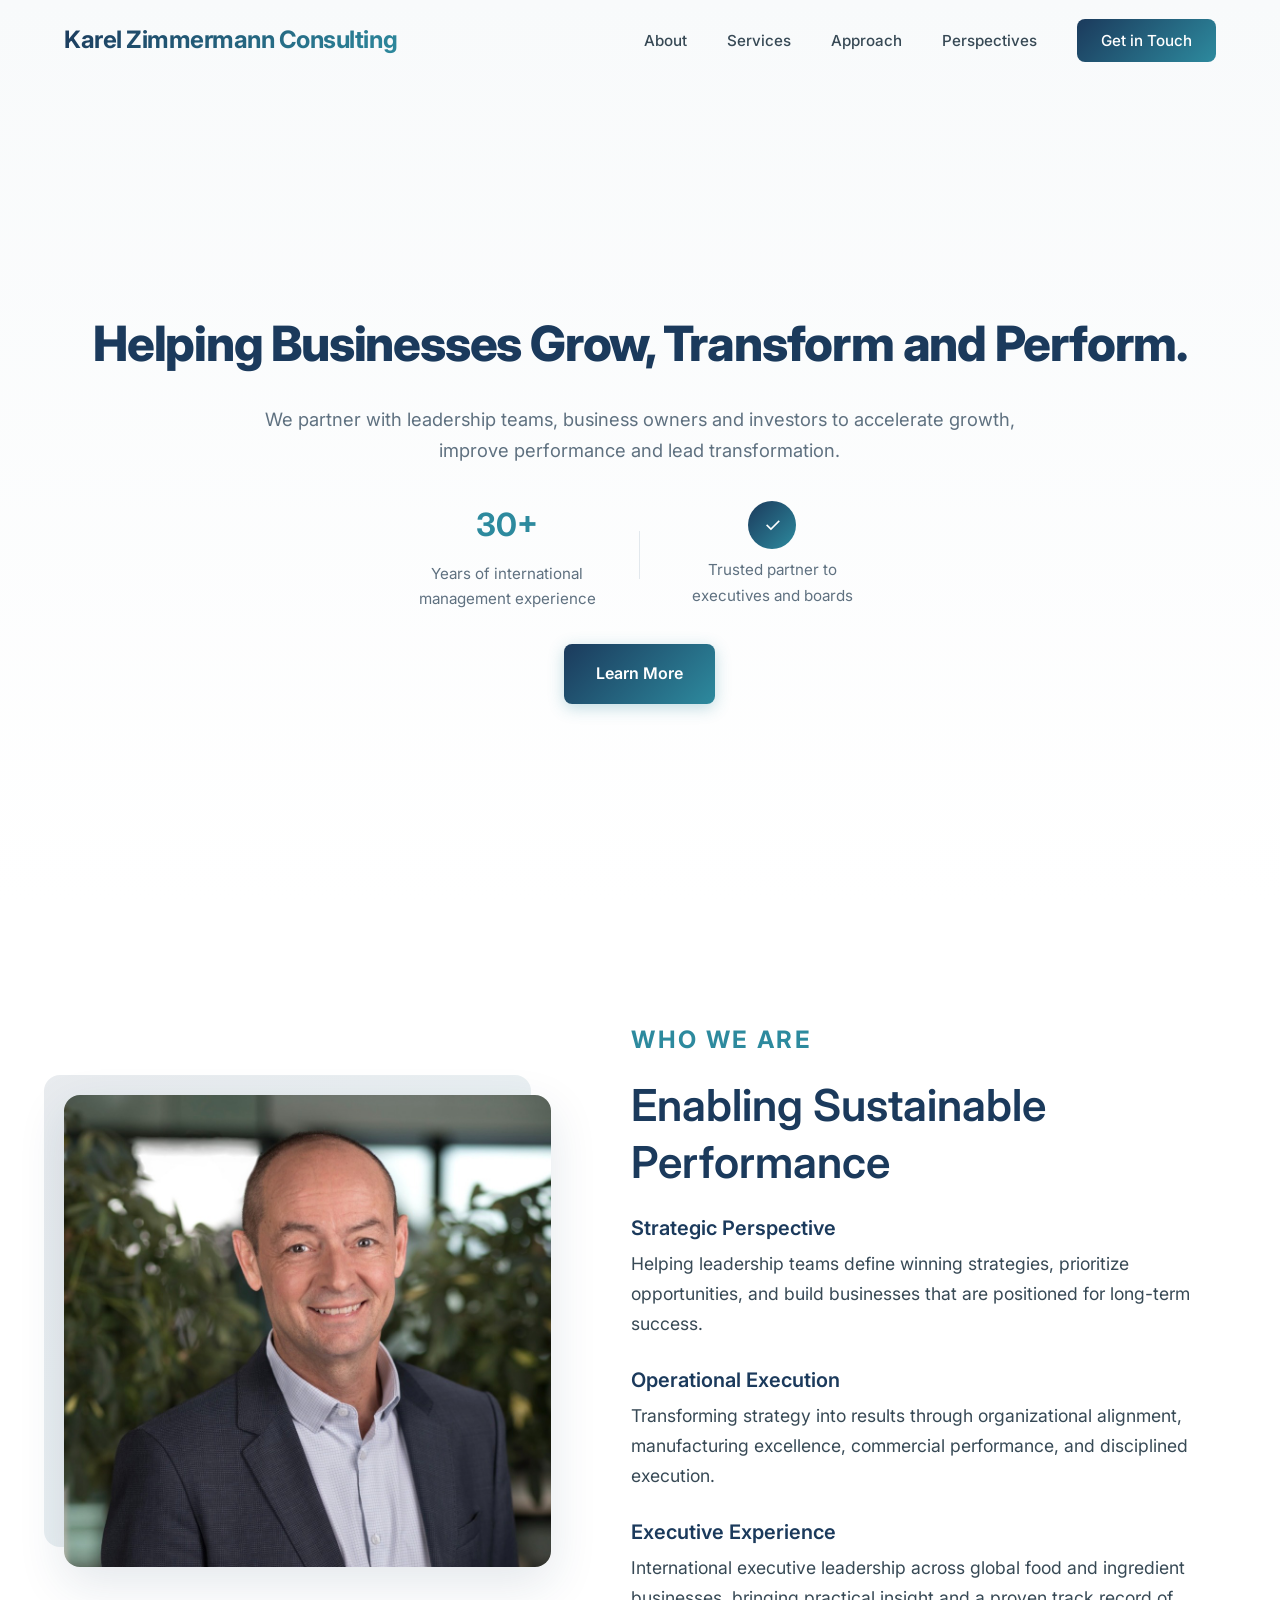
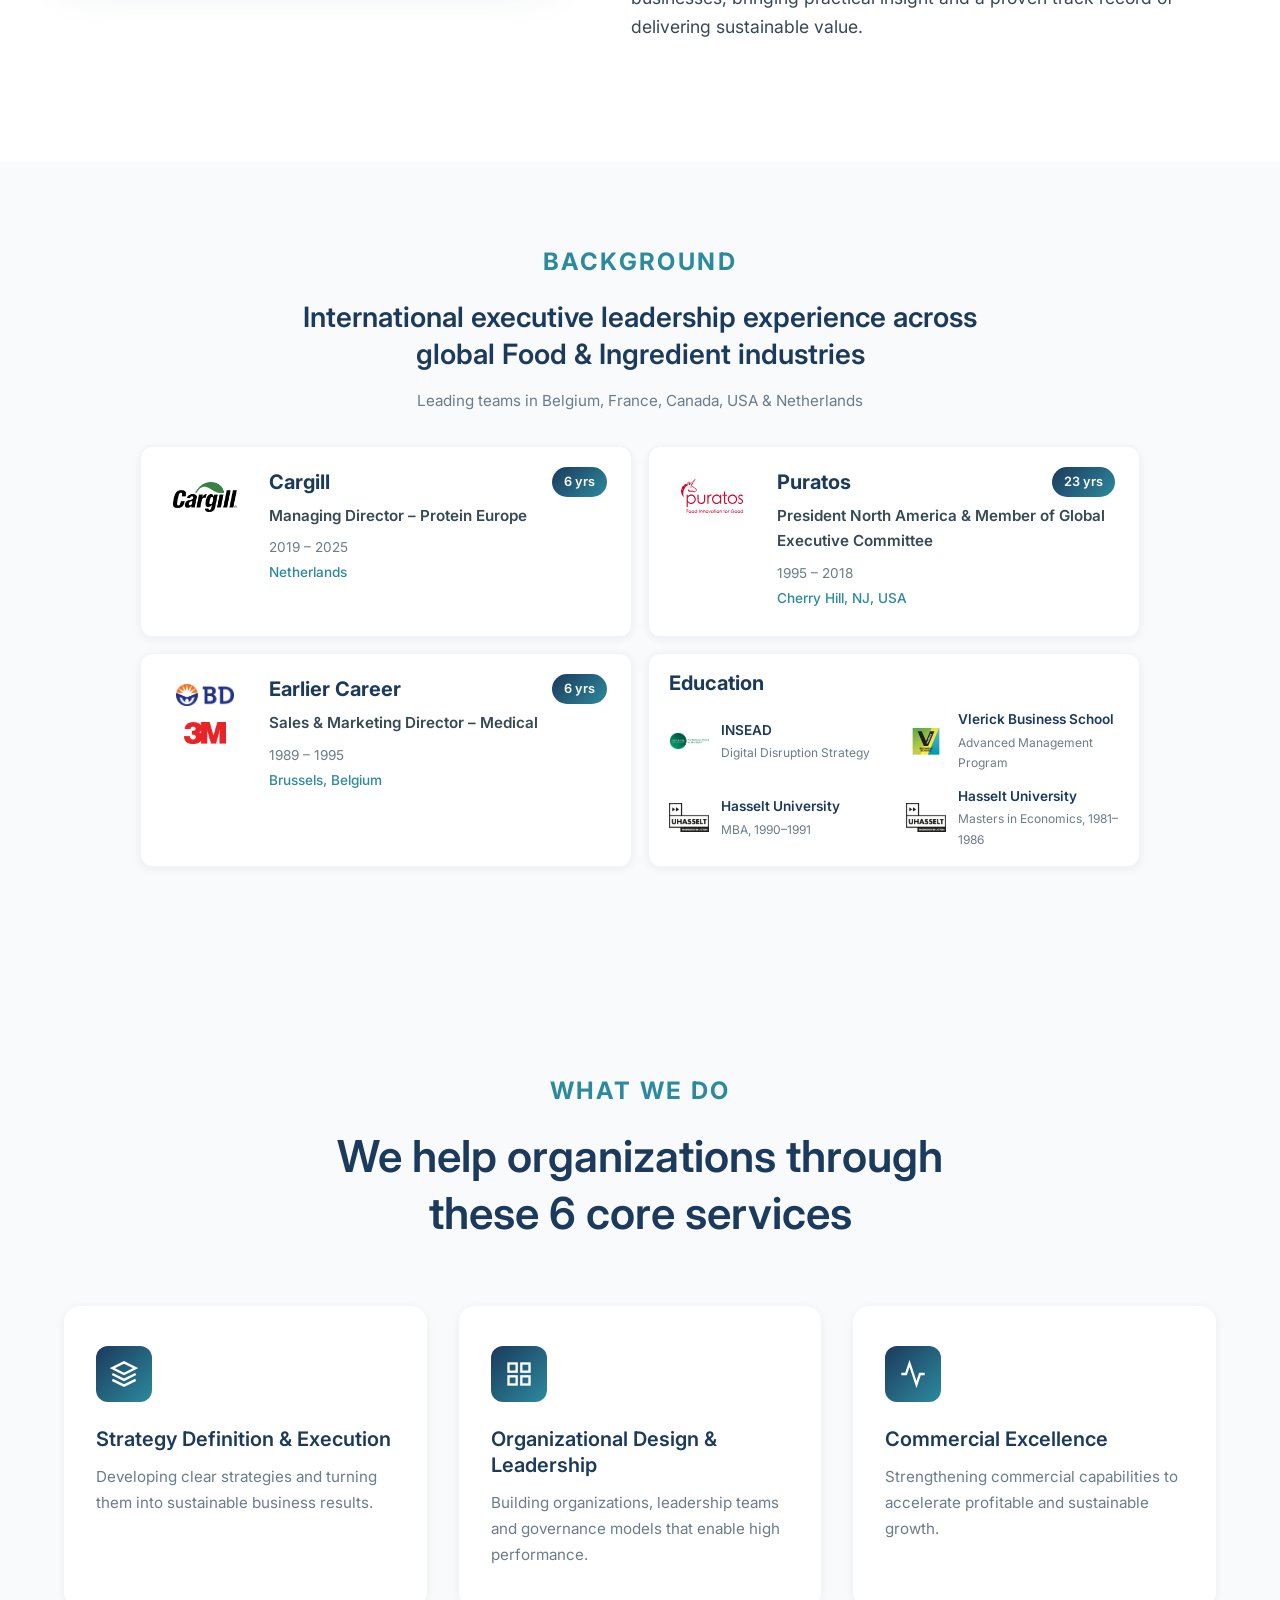
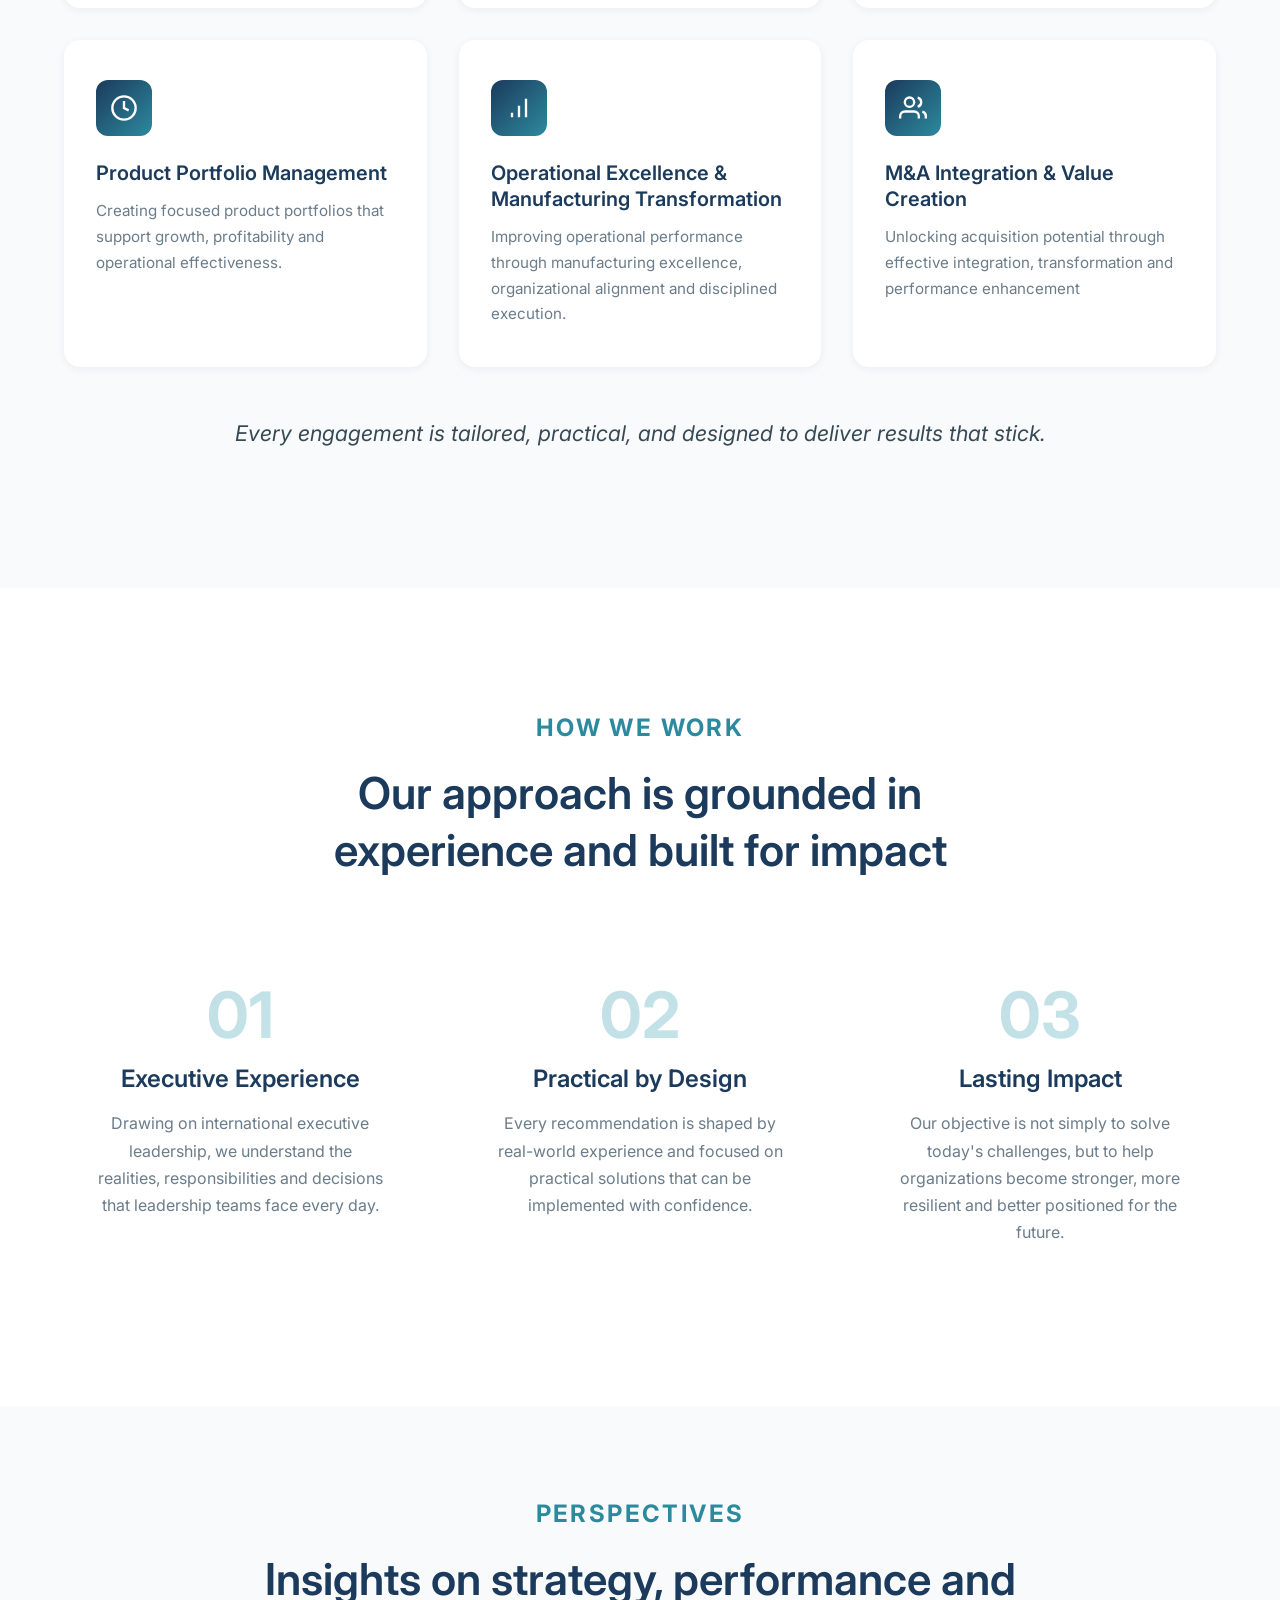
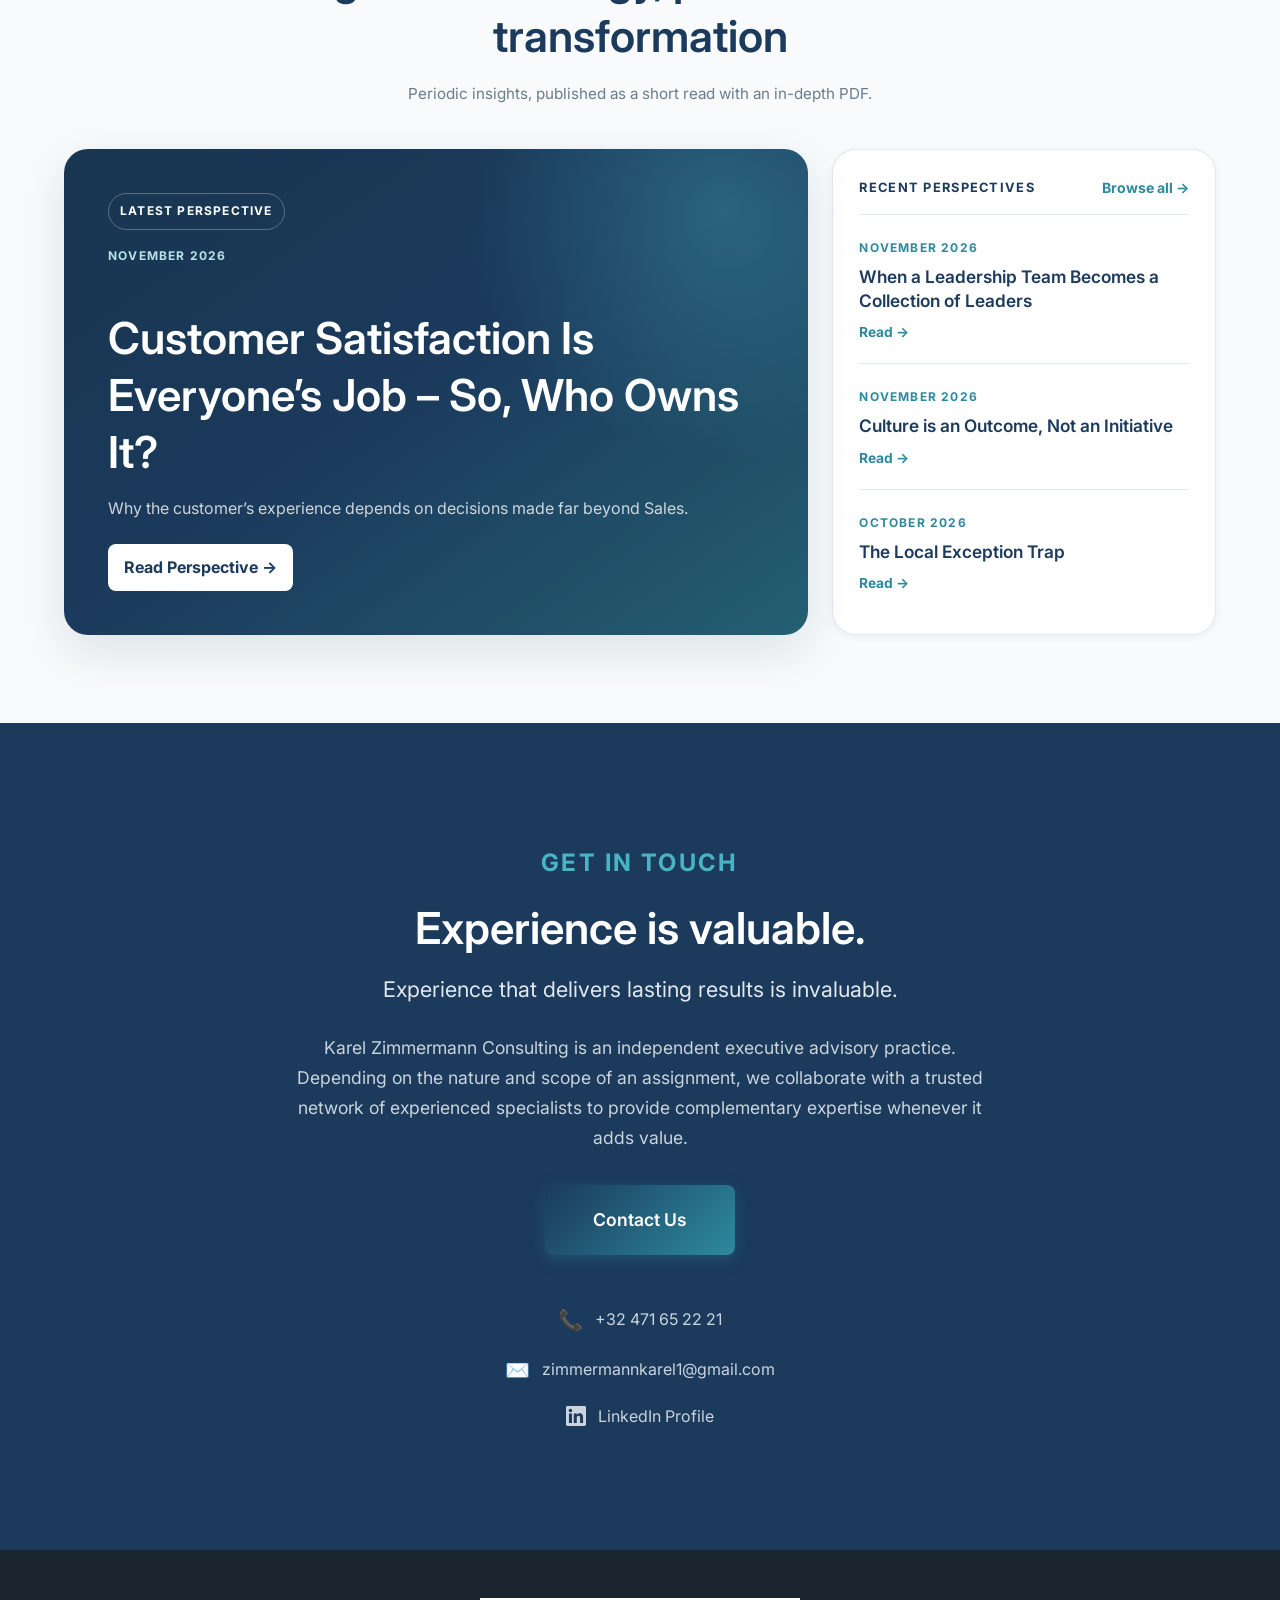
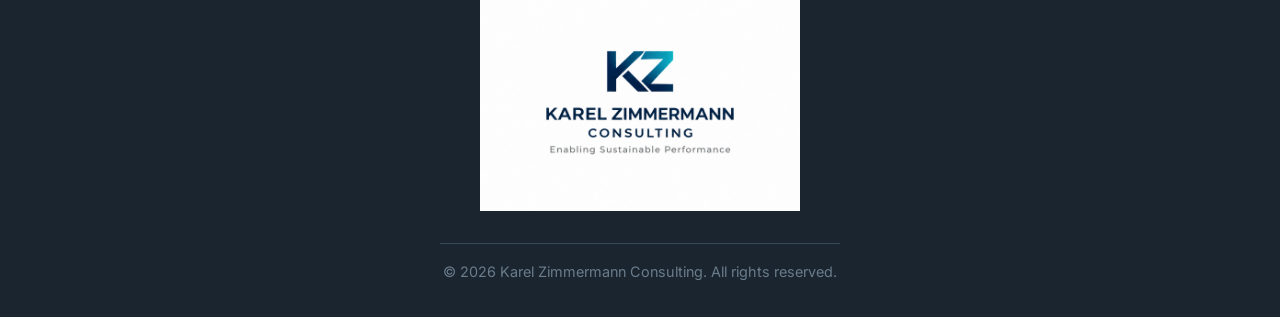
<file: index.html>
<!DOCTYPE html>
<html lang="en">

<head>
    <meta charset="UTF-8">
    <meta name="viewport" content="width=device-width, initial-scale=1.0">
    <meta name="description"
        content="Karel Zimmermann Consulting - Enabling Sustainable Performance. Strategy, structure, and execution consulting for leadership teams.">
    <title>Karel Zimmermann Consulting | Enabling Sustainable Performance</title>
    <link rel="canonical" href="https://kzadvising.com/">
    <meta property="og:site_name" content="Karel Zimmermann Consulting">
    <meta property="og:title" content="Karel Zimmermann Consulting | Enabling Sustainable Performance">
    <meta property="og:description"
        content="Strategy, structure, and execution consulting for leadership teams.">
    <meta property="og:url" content="https://kzadvising.com/">
    <meta property="og:type" content="website">
    <meta name="twitter:card" content="summary">
    <meta name="twitter:title" content="Karel Zimmermann Consulting | Enabling Sustainable Performance">
    <meta name="twitter:description" content="Strategy, structure, and execution consulting for leadership teams.">
    <link rel="stylesheet" href="styles.css">
    <link rel="preconnect" href="https://fonts.googleapis.com">
    <link rel="preconnect" href="https://fonts.gstatic.com" crossorigin>
    <link href="https://fonts.googleapis.com/css2?family=Inter:wght@300;400;500;600;700;800&display=swap" rel="stylesheet">
    <link rel="icon" type="image/png" href="kz-icon.png">
    <script type="application/ld+json">
        {
            "@context": "https://schema.org",
            "@type": "ProfessionalService",
            "name": "Karel Zimmermann Consulting",
            "description": "Strategy, structure, and execution consulting for leadership teams.",
            "email": "zimmermannkarel1@gmail.com",
            "telephone": "+32471652221"
        }
    </script>
</head>

<body>
    <!-- Navigation -->
    <nav class="navbar">
        <div class="nav-container">
            <a href="#home" class="nav-logo">Karel Zimmermann Consulting</a>
            <ul class="nav-menu">
                <li><a href="#about">About</a></li>
                <li><a href="#services">Services</a></li>
                <li><a href="#approach">Approach</a></li>
                <li><a href="#perspectives">Perspectives</a></li>
                <li><a href="#contact" class="nav-cta">Get in Touch</a></li>
            </ul>
            <button class="nav-toggle" aria-label="Toggle menu">
                <span></span>
                <span></span>
                <span></span>
            </button>
        </div>
    </nav>

    <!-- Hero Section -->
    <section id="home" class="hero">
        <div class="hero-content">
            <h1>Helping Businesses Grow, Transform and Perform.</h1>
            <p class="hero-subtitle">We partner with leadership teams, business owners and investors to accelerate
                growth, improve performance and lead transformation.</p>
            <div class="hero-stats">
                <div class="stat">
                    <span class="stat-number">30+</span>
                    <span class="stat-label">Years of international management experience</span>
                </div>
                <div class="stat-divider"></div>
                <div class="stat">
                    <span class="stat-icon">✓</span>
                    <span class="stat-label">Trusted partner to executives and boards</span>
                </div>
            </div>
            <a href="#about" class="btn btn-primary">Learn More</a>
        </div>
    </section>

    <!-- About Section -->
    <section id="about" class="about">
        <div class="container">
            <div class="about-grid">
                <div class="about-image">
                    <img src="karel-photo.png" alt="Karel Zimmermann">
                </div>
                <div class="about-content">
                    <span class="section-tag">Who We Are</span>
                    <h2>Enabling Sustainable Performance</h2>
                    <div class="about-points">
                        <div class="about-point">
                            <h3>Strategic Perspective</h3>
                            <p>Helping leadership teams define winning strategies, prioritize opportunities,
                                and build businesses that are positioned for long-term success.</p>
                        </div>
                        <div class="about-point">
                            <h3>Operational Execution</h3>
                            <p>Transforming strategy into results through organizational alignment,
                                manufacturing excellence, commercial performance, and disciplined
                                execution.</p>
                        </div>
                        <div class="about-point">
                            <h3>Executive Experience</h3>
                            <p>International executive leadership across global food and ingredient
                                businesses, bringing practical insight and a proven track
                                record of delivering sustainable value.</p>
                        </div>
                    </div>
                </div>
            </div>
        </div>
    </section>

    <!-- Experience Section -->
    <section id="experience" class="experience">
        <div class="container">
            <div class="section-header">
                <span class="section-tag">Background</span>
                <h2 class="experience-title">International executive leadership experience across global Food & Ingredient industries</h2>
                <p class="section-subtitle">Leading teams in Belgium, France, Canada, USA & Netherlands</p>
            </div>

            <!-- Career & Education Grid -->
            <div class="career-timeline">
                <!-- Cargill -->
                <div class="career-item">
                    <div class="career-logo">
                        <img src="logos/cargill-logo.png" alt="Cargill">
                    </div>
                    <div class="career-content">
                        <div class="career-header">
                            <h3 class="career-company">Cargill</h3>
                            <span class="career-duration">6 yrs</span>
                        </div>
                        <div class="career-role">
                            <strong>Managing Director – Protein Europe</strong>
                            <span class="career-period">2019 – 2025</span>
                        </div>
                        <p class="career-location">Netherlands</p>
                    </div>
                </div>

                <!-- Puratos -->
                <div class="career-item">
                    <div class="career-logo">
                        <img src="logos/puratos-logo.svg" alt="Puratos">
                    </div>
                    <div class="career-content">
                        <div class="career-header">
                            <h3 class="career-company">Puratos</h3>
                            <span class="career-duration">23 yrs</span>
                        </div>
                        <div class="career-role">
                            <strong>President North America & Member of Global Executive Committee</strong>
                            <span class="career-period">1995 – 2018</span>
                        </div>
                        <p class="career-location">Cherry Hill, NJ, USA</p>
                    </div>
                </div>

                <!-- Earlier Career -->
                <div class="career-item">
                    <div class="career-logo career-logo-multi">
                        <img src="logos/bd-logo.png" alt="BD">
                        <img src="logos/3m-logo.png" alt="3M">
                    </div>
                    <div class="career-content">
                        <div class="career-header">
                            <h3 class="career-company">Earlier Career</h3>
                            <span class="career-duration">6 yrs</span>
                        </div>
                        <div class="career-role">
                            <strong>Sales & Marketing Director – Medical</strong>
                            <span class="career-period">1989 – 1995</span>
                        </div>
                        <p class="career-location">Brussels, Belgium</p>
                    </div>
                </div>

                <!-- Education -->
                <div class="career-item career-item-education">
                    <div class="career-content">
                        <div class="career-header">
                            <h3 class="career-company">Education</h3>
                        </div>
                        <div class="education-inline education-two-col">
                            <div class="education-item">
                                <img src="logos/insead-logo.png" alt="INSEAD">
                                <div>
                                    <strong>INSEAD</strong>
                                    <span>Digital Disruption Strategy</span>
                                </div>
                            </div>
                            <div class="education-item">
                                <img src="logos/vlerick-logo.png" alt="Vlerick">
                                <div>
                                    <strong>Vlerick Business School</strong>
                                    <span>Advanced Management Program</span>
                                </div>
                            </div>
                            <div class="education-item">
                                <img src="logos/uhasselt-logo.png" alt="Hasselt University">
                                <div>
                                    <strong>Hasselt University</strong>
                                    <span>MBA, 1990–1991</span>
                                </div>
                            </div>
                            <div class="education-item">
                                <img src="logos/uhasselt-logo.png" alt="Hasselt University">
                                <div>
                                    <strong>Hasselt University</strong>
                                    <span>Masters in Economics, 1981–1986</span>
                                </div>
                            </div>
                        </div>
                    </div>
                </div>
            </div>
        </div>
    </section>

    <!-- Services Section -->
    <section id="services" class="services">
        <div class="container">
            <div class="section-header">
                <span class="section-tag">What We Do</span>
                <h2>We help organizations through these 6 core services</h2>
            </div>
            <div class="services-grid">
                <div class="service-card">
                    <div class="service-icon">
                        <svg viewBox="0 0 24 24" fill="none" stroke="currentColor" stroke-width="2">
                            <path d="M12 2L2 7l10 5 10-5-10-5zM2 17l10 5 10-5M2 12l10 5 10-5" />
                        </svg>
                    </div>
                    <h3>Strategy Definition & Execution</h3>
                    <p>Developing clear strategies and turning them into sustainable business results.</p>
                </div>
                <div class="service-card">
                    <div class="service-icon">
                        <svg viewBox="0 0 24 24" fill="none" stroke="currentColor" stroke-width="2">
                            <rect x="3" y="3" width="7" height="7" />
                            <rect x="14" y="3" width="7" height="7" />
                            <rect x="14" y="14" width="7" height="7" />
                            <rect x="3" y="14" width="7" height="7" />
                        </svg>
                    </div>
                    <h3>Organizational Design & Leadership</h3>
                    <p>Building organizations, leadership teams and governance models that enable high
                        performance.</p>
                </div>
                <div class="service-card">
                    <div class="service-icon">
                        <svg viewBox="0 0 24 24" fill="none" stroke="currentColor" stroke-width="2">
                            <path d="M22 12h-4l-3 9L9 3l-3 9H2" />
                        </svg>
                    </div>
                    <h3>Commercial Excellence</h3>
                    <p>Strengthening commercial capabilities to accelerate profitable and sustainable
                        growth.</p>
                </div>
                <div class="service-card">
                    <div class="service-icon">
                        <svg viewBox="0 0 24 24" fill="none" stroke="currentColor" stroke-width="2">
                            <circle cx="12" cy="12" r="10" />
                            <path d="M12 6v6l4 2" />
                        </svg>
                    </div>
                    <h3>Product Portfolio Management</h3>
                    <p>Creating focused product portfolios that support growth, profitability and
                        operational effectiveness.</p>
                </div>
                <div class="service-card">
                    <div class="service-icon">
                        <svg viewBox="0 0 24 24" fill="none" stroke="currentColor" stroke-width="2">
                            <path d="M12 20V10M18 20V4M6 20v-4" />
                        </svg>
                    </div>
                    <h3>Operational Excellence & Manufacturing Transformation</h3>
                    <p>Improving operational performance through manufacturing excellence, organizational
                        alignment and disciplined execution.</p>
                </div>
                <div class="service-card">
                    <div class="service-icon">
                        <svg viewBox="0 0 24 24" fill="none" stroke="currentColor" stroke-width="2">
                            <path d="M17 21v-2a4 4 0 0 0-4-4H5a4 4 0 0 0-4 4v2" />
                            <circle cx="9" cy="7" r="4" />
                            <path d="M23 21v-2a4 4 0 0 0-3-3.87" />
                            <path d="M16 3.13a4 4 0 0 1 0 7.75" />
                        </svg>
                    </div>
                    <h3>M&A Integration & Value Creation</h3>
                    <p>Unlocking acquisition potential through effective integration, transformation and performance
                        enhancement</p>
                </div>
            </div>
            <p class="services-note">Every engagement is tailored, practical, and designed to deliver results that
                stick.</p>
        </div>
    </section>

    <!-- Approach Section -->
    <section id="approach" class="approach">
        <div class="container">
            <div class="section-header">
                <span class="section-tag">How We Work</span>
                <h2>Our approach is grounded in experience and built for impact</h2>
            </div>
            <div class="approach-grid">
                <div class="approach-card">
                    <div class="approach-number">01</div>
                    <h3>Executive Experience</h3>
                    <p>Drawing on international executive leadership, we understand the
                        realities, responsibilities and decisions that leadership teams face every day.</p>
                </div>
                <div class="approach-card">
                    <div class="approach-number">02</div>
                    <h3>Practical by Design</h3>
                    <p>Every recommendation is shaped by real-world experience and focused on practical
                        solutions that can be implemented with confidence.</p>
                </div>
                <div class="approach-card">
                    <div class="approach-number">03</div>
                    <h3>Lasting Impact</h3>
                    <p>Our objective is not simply to solve today's challenges, but to help organizations
                        become stronger, more resilient and better positioned for the future.</p>
                </div>
            </div>
        </div>
    </section>

    <!-- Perspectives Section -->
    <section id="perspectives" class="perspectives">
        <div class="container">
            <div class="section-header">
                <span class="section-tag">Perspectives</span>
                <h2>Insights on strategy, performance and transformation</h2>
                <p class="section-subtitle">Periodic insights, published as a short read with an in-depth
                    PDF.</p>
            </div>
            <div class="perspectives-showcase">
                <div class="perspective-feature-slot">
                    <article class="perspective-feature perspective-feature--placeholder">
                        <span class="perspective-feature-label">Latest Perspective</span>
                        <h3>Loading the latest Perspective…</h3>
                        <p>Fresh thinking on the decisions that shape strategy, performance and transformation.</p>
                    </article>
                </div>
                <aside class="perspectives-recent" aria-labelledby="recent-perspectives-title">
                    <div class="perspectives-recent-header">
                        <h3 id="recent-perspectives-title">Recent Perspectives</h3>
                        <a href="perspectives/" class="perspectives-archive-link">Browse all →</a>
                    </div>
                    <div class="perspectives-recent-list">
                        <article class="perspective-recent-item perspective-recent--placeholder">
                            <span class="perspective-recent-date">Archive</span>
                            <h3>More Perspectives are being loaded.</h3>
                        </article>
                    </div>
                </aside>
            </div>
            <div class="perspectives-mobile-archive">
                <a href="perspectives/" class="perspectives-archive-link">Browse all Perspectives →</a>
            </div>
        </div>
    </section>

    <!-- Contact Section -->
    <section id="contact" class="contact">
        <div class="container">
            <div class="contact-content">
                <span class="section-tag">Get in Touch</span>
                <h2>Experience is valuable.</h2>
                <p class="contact-tagline">Experience that delivers lasting results is invaluable.</p>
                <p>Karel Zimmermann Consulting is an independent executive advisory practice. Depending on
                    the nature and scope of an assignment, we collaborate with a trusted network of
                    experienced specialists to provide complementary expertise whenever it adds value.</p>
                <a href="mailto:zimmermannkarel1@gmail.com" class="btn btn-primary btn-large">Contact Us</a>
                <div class="contact-details">
                    <div class="contact-item">
                        <span class="contact-icon">📞</span>
                        <a href="tel:+32471652221">+32 471 65 22 21</a>
                    </div>
                    <div class="contact-item">
                        <span class="contact-icon">✉️</span>
                        <a href="mailto:zimmermannkarel1@gmail.com">zimmermannkarel1@gmail.com</a>
                    </div>
                    <div class="contact-item">
                        <span class="contact-icon linkedin-icon">
                            <svg xmlns="http://www.w3.org/2000/svg" viewBox="0 0 24 24" fill="currentColor" width="20"
                                height="20">
                                <path
                                    d="M20.447 20.452h-3.554v-5.569c0-1.328-.027-3.037-1.852-3.037-1.853 0-2.136 1.445-2.136 2.939v5.667H9.351V9h3.414v1.561h.046c.477-.9 1.637-1.85 3.37-1.85 3.601 0 4.267 2.37 4.267 5.455v6.286zM5.337 7.433c-1.144 0-2.063-.926-2.063-2.065 0-1.138.92-2.063 2.063-2.063 1.14 0 2.064.925 2.064 2.063 0 1.139-.925 2.065-2.064 2.065zm1.782 13.019H3.555V9h3.564v11.452zM22.225 0H1.771C.792 0 0 .774 0 1.729v20.542C0 23.227.792 24 1.771 24h20.451C23.2 24 24 23.227 24 22.271V1.729C24 .774 23.2 0 22.222 0h.003z" />
                            </svg>
                        </span>
                        <a href="https://www.linkedin.com/in/karel-zimmermann/" target="_blank"
                            rel="noopener noreferrer">LinkedIn Profile</a>
                    </div>
                </div>
            </div>
        </div>
    </section>

    <!-- Footer -->
    <footer class="footer">
        <div class="container">
            <div class="footer-content">
                <div class="footer-logo-wrapper">
                    <img src="footer-logo-centered.png" alt="Karel Zimmermann Consulting" class="footer-logo">
                </div>
                <p class="copyright">© 2026 Karel Zimmermann Consulting. All rights reserved.</p>
            </div>
        </div>
    </footer>

    <script src="perspectives.js"></script>
    <script>
        // Mobile Navigation Toggle
        const navToggle = document.querySelector('.nav-toggle');
        const navMenu = document.querySelector('.nav-menu');

        navToggle.addEventListener('click', () => {
            navMenu.classList.toggle('active');
            navToggle.classList.toggle('active');
        });

        // Close menu when clicking a link
        document.querySelectorAll('.nav-menu a').forEach(link => {
            link.addEventListener('click', () => {
                navMenu.classList.remove('active');
                navToggle.classList.remove('active');
            });
        });

        // Navbar background on scroll
        window.addEventListener('scroll', () => {
            const navbar = document.querySelector('.navbar');
            if (window.scrollY > 50) {
                navbar.classList.add('scrolled');
            } else {
                navbar.classList.remove('scrolled');
            }
        });

        // Smooth scroll for anchor links
        document.querySelectorAll('a[href^="#"]').forEach(anchor => {
            anchor.addEventListener('click', function (e) {
                e.preventDefault();
                const target = document.querySelector(this.getAttribute('href'));
                if (target) {
                    target.scrollIntoView({
                        behavior: 'smooth',
                        block: 'start'
                    });
                }
            });
        });

        // Reveal animations on scroll
        const observerOptions = {
            threshold: 0.1,
            rootMargin: '0px 0px -50px 0px'
        };

        const observer = new IntersectionObserver((entries) => {
            entries.forEach(entry => {
                if (entry.isIntersecting) {
                    entry.target.classList.add('revealed');
                }
            });
        }, observerOptions);

        document.querySelectorAll('.service-card, .approach-card, .about-content, .about-image, .career-item').forEach(el => {
            el.classList.add('reveal');
            observer.observe(el);
        });

        Perspectives.loadPerspectives({
            document,
            featured: document.querySelector('.perspective-feature-slot'),
            recent: document.querySelector('.perspectives-recent-list'),
            fetch: window.fetch.bind(window),
            onError: error => console.error('Unable to load Perspectives:', error),
            observer
        });
    </script>
</body>

</html>
</file>
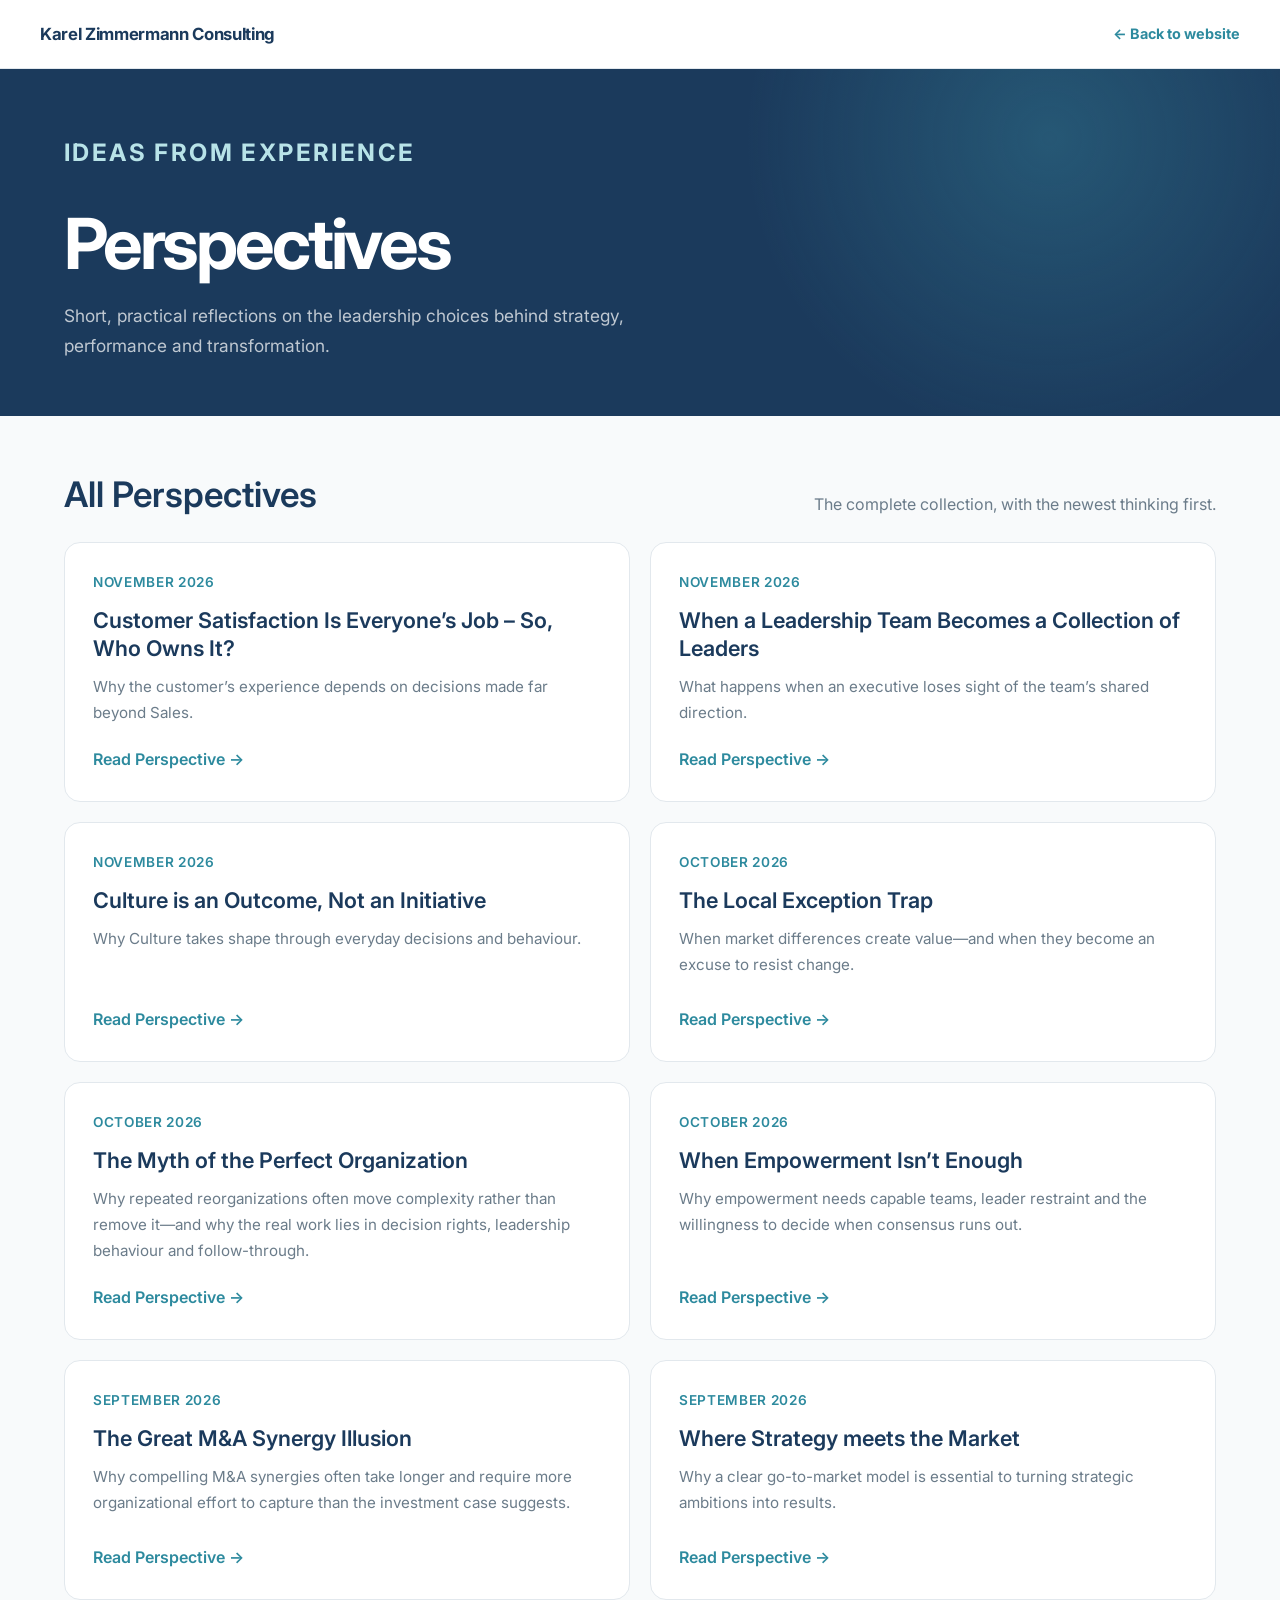
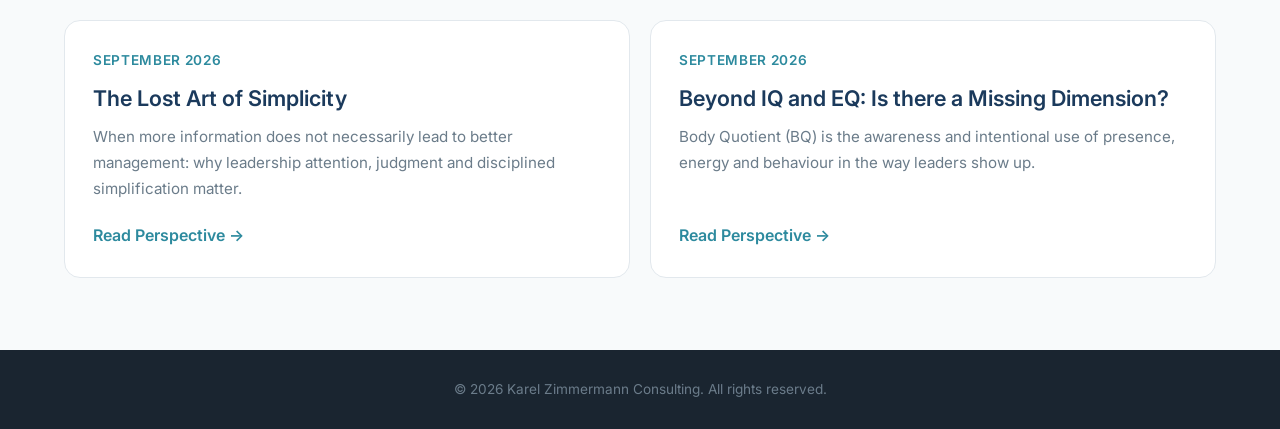
<file: perspectives/index.html>
<!DOCTYPE html>
<html lang="en">

<head>
    <meta charset="UTF-8">
    <meta name="viewport" content="width=device-width, initial-scale=1.0">
    <meta name="description"
        content="Perspectives from Karel Zimmermann on strategy, performance, leadership and transformation.">
    <title>Perspectives | Karel Zimmermann Consulting</title>
    <link rel="canonical" href="https://www.karelzimmermannconsulting.com/perspectives/">
    <meta property="og:site_name" content="Karel Zimmermann Consulting">
    <meta property="og:title" content="Perspectives | Karel Zimmermann Consulting">
    <meta property="og:description"
        content="Short, practical reflections on strategy, performance, leadership and transformation.">
    <meta property="og:url" content="https://www.karelzimmermannconsulting.com/perspectives/">
    <meta property="og:type" content="website">
    <meta name="twitter:card" content="summary">
    <link rel="stylesheet" href="../styles.css">
    <link rel="preconnect" href="https://fonts.googleapis.com">
    <link rel="preconnect" href="https://fonts.gstatic.com" crossorigin>
    <link href="https://fonts.googleapis.com/css2?family=Inter:wght@300;400;500;600;700;800&amp;display=swap"
        rel="stylesheet">
    <link rel="icon" type="image/png" href="../kz-icon.png">
</head>

<body class="perspectives-archive-page">
    <header class="archive-header">
        <nav class="archive-nav" aria-label="Archive navigation">
            <a href="../index.html" class="archive-logo">Karel Zimmermann Consulting</a>
            <a href="../index.html#perspectives" class="archive-back">← Back to website</a>
        </nav>
    </header>

    <main>
        <section class="archive-hero">
            <div class="container">
                <span class="section-tag">Ideas from experience</span>
                <h1>Perspectives</h1>
                <p>Short, practical reflections on the leadership choices behind strategy, performance and
                    transformation.</p>
            </div>
        </section>

        <section class="archive-content" aria-labelledby="archive-title">
            <div class="container">
                <div class="archive-intro">
                    <h2 id="archive-title">All Perspectives</h2>
                    <p>The complete collection, with the newest thinking first.</p>
                </div>
                <div class="perspective-archive-grid">
                    <div class="perspective-card perspective-card--placeholder">
                        <span class="perspective-date">Loading</span>
                        <h3>Gathering the Perspective archive…</h3>
                        <p>The complete collection will appear here.</p>
                    </div>
                </div>
            </div>
        </section>
    </main>

    <footer class="archive-footer">© 2026 Karel Zimmermann Consulting. All rights reserved.</footer>

    <script src="../perspectives.js"></script>
    <script>
        const observer = new IntersectionObserver((entries) => {
            entries.forEach(entry => {
                if (entry.isIntersecting) {
                    entry.target.classList.add('revealed');
                }
            });
        }, {
            threshold: 0.1,
            rootMargin: '0px 0px -30px 0px'
        });

        Perspectives.loadPerspectiveArchive({
            document,
            grid: document.querySelector('.perspective-archive-grid'),
            fetch: window.fetch.bind(window),
            dataUrl: '../perspectives.json',
            onError: error => console.error('Unable to load the Perspective archive:', error),
            observer
        });
    </script>
</body>

</html>
</file>
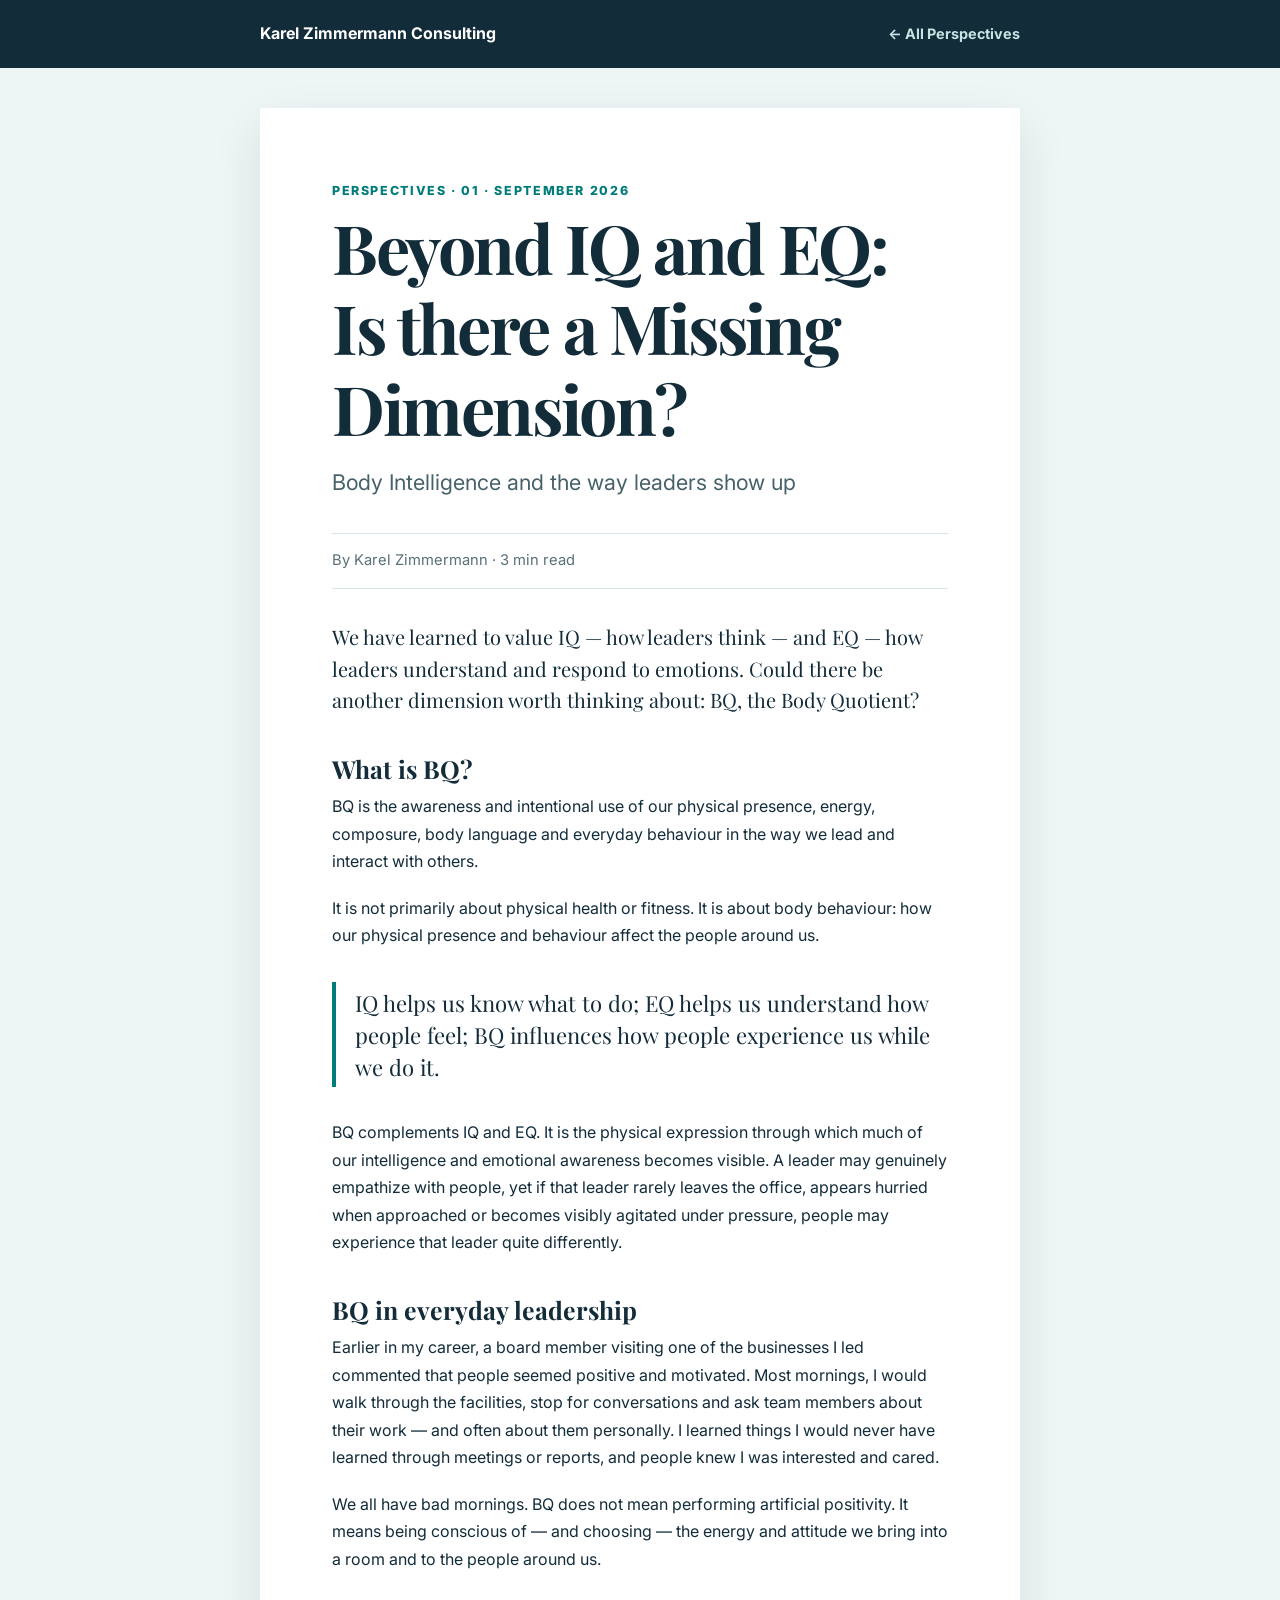
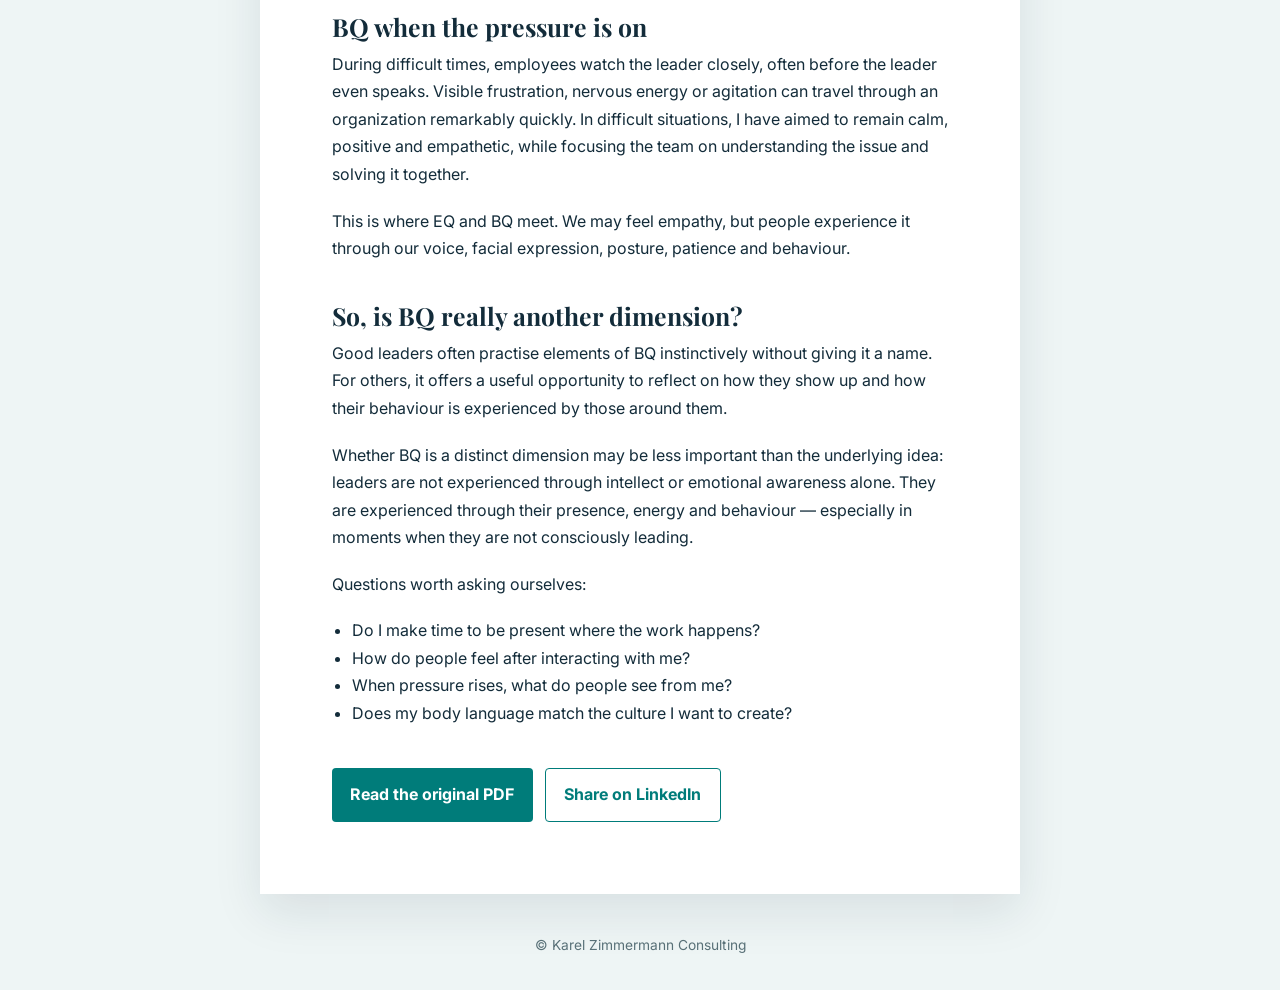
<file: perspectives/beyond-iq-and-eq.html>
<!DOCTYPE html>
<html lang="en">
<head>
<meta charset="UTF-8">
<meta name="viewport" content="width=device-width, initial-scale=1.0">
<meta name="description" content="Karel Zimmermann Consulting: Body Intelligence and the way leaders show up.">
<title>Beyond IQ and EQ | Karel Zimmermann Consulting</title>
<link rel="canonical" href="https://www.karelzimmermannconsulting.com/perspectives/beyond-iq-and-eq.html">
<meta property="og:title" content="Beyond IQ and EQ: Is there a Missing Dimension?">
<meta property="og:description" content="Body Intelligence and the way leaders show up. A perspective by Karel Zimmermann.">
<meta property="og:url" content="https://www.karelzimmermannconsulting.com/perspectives/beyond-iq-and-eq.html">
<meta property="og:type" content="article">
<meta property="og:image" content="https://www.karelzimmermannconsulting.com/perspectives/kz-perspectives-01-beyond-iq-and-eq-linkedin.png">
<meta property="og:image:alt" content="Perspectives 01 — Beyond IQ and EQ: Is there a Missing Dimension?">
<meta property="article:published_time" content="2026-09-12">
<meta name="twitter:card" content="summary_large_image">
<link rel="preconnect" href="https://fonts.googleapis.com">
<link rel="preconnect" href="https://fonts.gstatic.com" crossorigin>
<link href="https://fonts.googleapis.com/css2?family=Inter:wght@400;500;600;700;800&family=Playfair+Display:ital,wght@0,600;0,700;1,600&display=swap" rel="stylesheet">
<link rel="icon" type="image/png" href="../favicon.png">
<style>
:root{--ink:#132c3a;--teal:#007c7a;--mist:#eef5f5;--line:#d8e5e5;--paper:#fff}*{box-sizing:border-box}body{margin:0;background:var(--mist);color:var(--ink);font-family:Inter,Arial,sans-serif;line-height:1.72}.topbar{background:var(--ink);color:white}.topbar-inner,.article{width:min(100% - 40px,760px);margin:0 auto}.topbar-inner{min-height:68px;display:flex;align-items:center;justify-content:space-between;gap:24px}.brand,.back{color:white;text-decoration:none;font-weight:700}.back{color:#c7e3e2;font-size:.9rem}.article{background:var(--paper);margin-top:40px;margin-bottom:40px;padding:clamp(28px,7vw,72px);box-shadow:0 18px 45px rgba(19,44,58,.1)}.eyebrow{color:var(--teal);font-size:.78rem;font-weight:800;letter-spacing:.13em;text-transform:uppercase}h1,h2{font-family:'Playfair Display',Georgia,serif;line-height:1.18}h1{font-size:clamp(2.25rem,6vw,4.25rem);margin:.35rem 0 1rem;letter-spacing:-.035em}h2{font-size:1.55rem;margin:2.4rem 0 .6rem}.dek{font-size:clamp(1.05rem,2.5vw,1.35rem);color:#47616a}.byline{border-top:1px solid var(--line);border-bottom:1px solid var(--line);margin:2rem 0;padding:.9rem 0;color:#587077;font-size:.92rem}.intro{font-family:'Playfair Display',Georgia,serif;font-size:1.25rem;line-height:1.58}p{margin:0 0 1.2rem}.quote{margin:2rem 0;border-left:4px solid var(--teal);padding:.3rem 0 .3rem 1.2rem;font-family:'Playfair Display',Georgia,serif;font-size:1.38rem;line-height:1.45}ul{padding-left:1.25rem}.actions{display:flex;flex-wrap:wrap;gap:12px;margin:2.5rem 0 0}.button{display:inline-flex;align-items:center;justify-content:center;padding:.78rem 1.15rem;border-radius:4px;background:var(--teal);color:white;text-decoration:none;font-weight:700}.button--quiet{background:white;border:1px solid var(--teal);color:var(--teal)}.footer{text-align:center;color:#587077;font-size:.86rem;padding:0 20px 32px}@media(max-width:520px){.topbar-inner{min-height:60px}.brand{font-size:.82rem}.back{font-size:.75rem}.article{margin-top:0}.actions{display:grid}}
</style>
</head>
<body>
<header class="topbar"><div class="topbar-inner"><a class="brand" href="../index.html">Karel Zimmermann Consulting</a><a class="back" href="../index.html#perspectives">← All Perspectives</a></div></header>
<main class="article">
<div class="eyebrow">Perspectives · 01 · September 2026</div>
<h1>Beyond IQ and EQ: Is there a Missing Dimension?</h1>
<p class="dek">Body Intelligence and the way leaders show up</p>
<div class="byline">By Karel Zimmermann · 3 min read</div>
<p class="intro">We have learned to value IQ — how leaders think — and EQ — how leaders understand and respond to emotions. Could there be another dimension worth thinking about: BQ, the Body Quotient?</p>
<h2>What is BQ?</h2>
<p>BQ is the awareness and intentional use of our physical presence, energy, composure, body language and everyday behaviour in the way we lead and interact with others.</p>
<p>It is not primarily about physical health or fitness. It is about body behaviour: how our physical presence and behaviour affect the people around us.</p>
<div class="quote">IQ helps us know what to do; EQ helps us understand how people feel; BQ influences how people experience us while we do it.</div>
<p>BQ complements IQ and EQ. It is the physical expression through which much of our intelligence and emotional awareness becomes visible. A leader may genuinely empathize with people, yet if that leader rarely leaves the office, appears hurried when approached or becomes visibly agitated under pressure, people may experience that leader quite differently.</p>
<h2>BQ in everyday leadership</h2>
<p>Earlier in my career, a board member visiting one of the businesses I led commented that people seemed positive and motivated. Most mornings, I would walk through the facilities, stop for conversations and ask team members about their work — and often about them personally. I learned things I would never have learned through meetings or reports, and people knew I was interested and cared.</p>
<p>We all have bad mornings. BQ does not mean performing artificial positivity. It means being conscious of — and choosing — the energy and attitude we bring into a room and to the people around us.</p>
<h2>BQ when the pressure is on</h2>
<p>During difficult times, employees watch the leader closely, often before the leader even speaks. Visible frustration, nervous energy or agitation can travel through an organization remarkably quickly. In difficult situations, I have aimed to remain calm, positive and empathetic, while focusing the team on understanding the issue and solving it together.</p>
<p>This is where EQ and BQ meet. We may feel empathy, but people experience it through our voice, facial expression, posture, patience and behaviour.</p>
<h2>So, is BQ really another dimension?</h2>
<p>Good leaders often practise elements of BQ instinctively without giving it a name. For others, it offers a useful opportunity to reflect on how they show up and how their behaviour is experienced by those around them.</p>
<p>Whether BQ is a distinct dimension may be less important than the underlying idea: leaders are not experienced through intellect or emotional awareness alone. They are experienced through their presence, energy and behaviour — especially in moments when they are not consciously leading.</p>
<p>Questions worth asking ourselves:</p>
<ul><li>Do I make time to be present where the work happens?</li><li>How do people feel after interacting with me?</li><li>When pressure rises, what do people see from me?</li><li>Does my body language match the culture I want to create?</li></ul>
<div class="actions"><a class="button" href="kz-perspectives-01-beyond-iq-and-eq.pdf" target="_blank" rel="noopener noreferrer">Read the original PDF</a><a class="button button--quiet" href="https://www.linkedin.com/sharing/share-offsite/?url=https%3A%2F%2Fwww.karelzimmermannconsulting.com%2Fperspectives%2Fbeyond-iq-and-eq.html" target="_blank" rel="noopener noreferrer">Share on LinkedIn</a></div>
</main>
<footer class="footer">© Karel Zimmermann Consulting</footer>
</body>
</html>
</file>
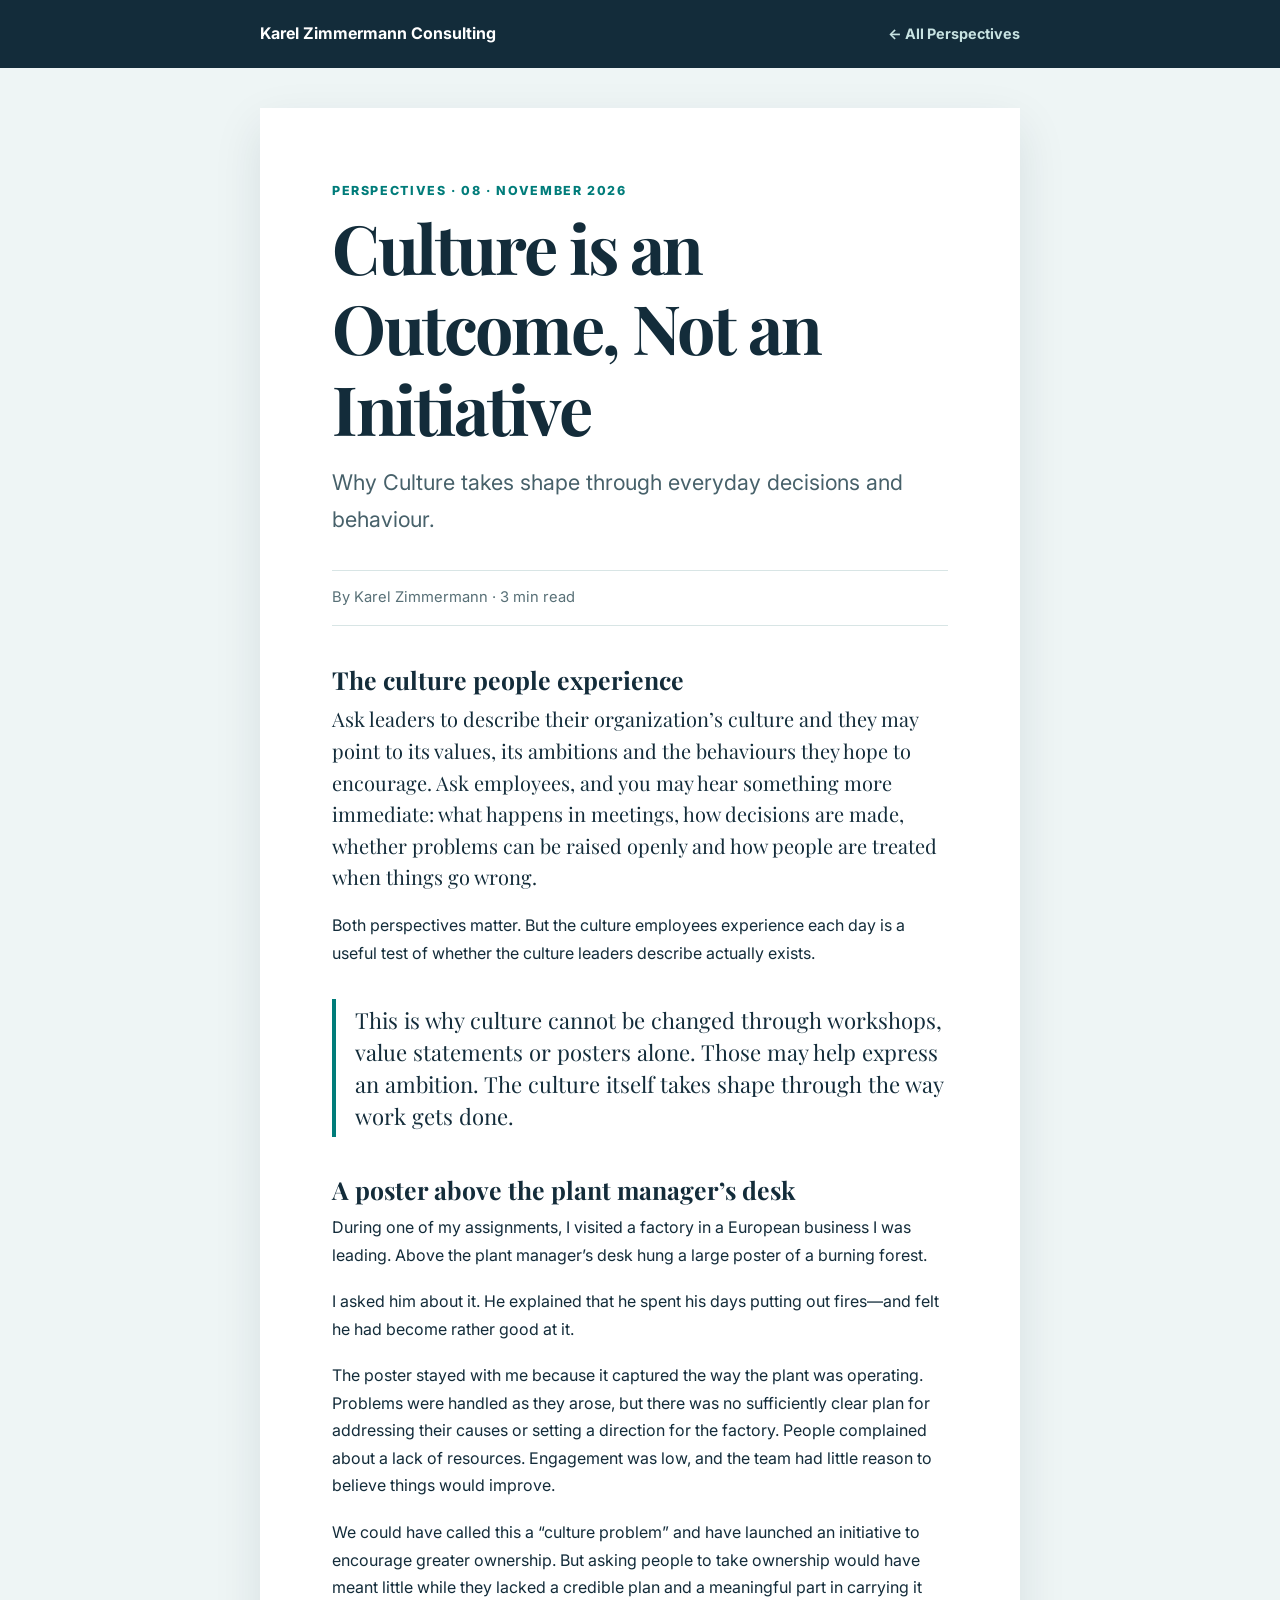
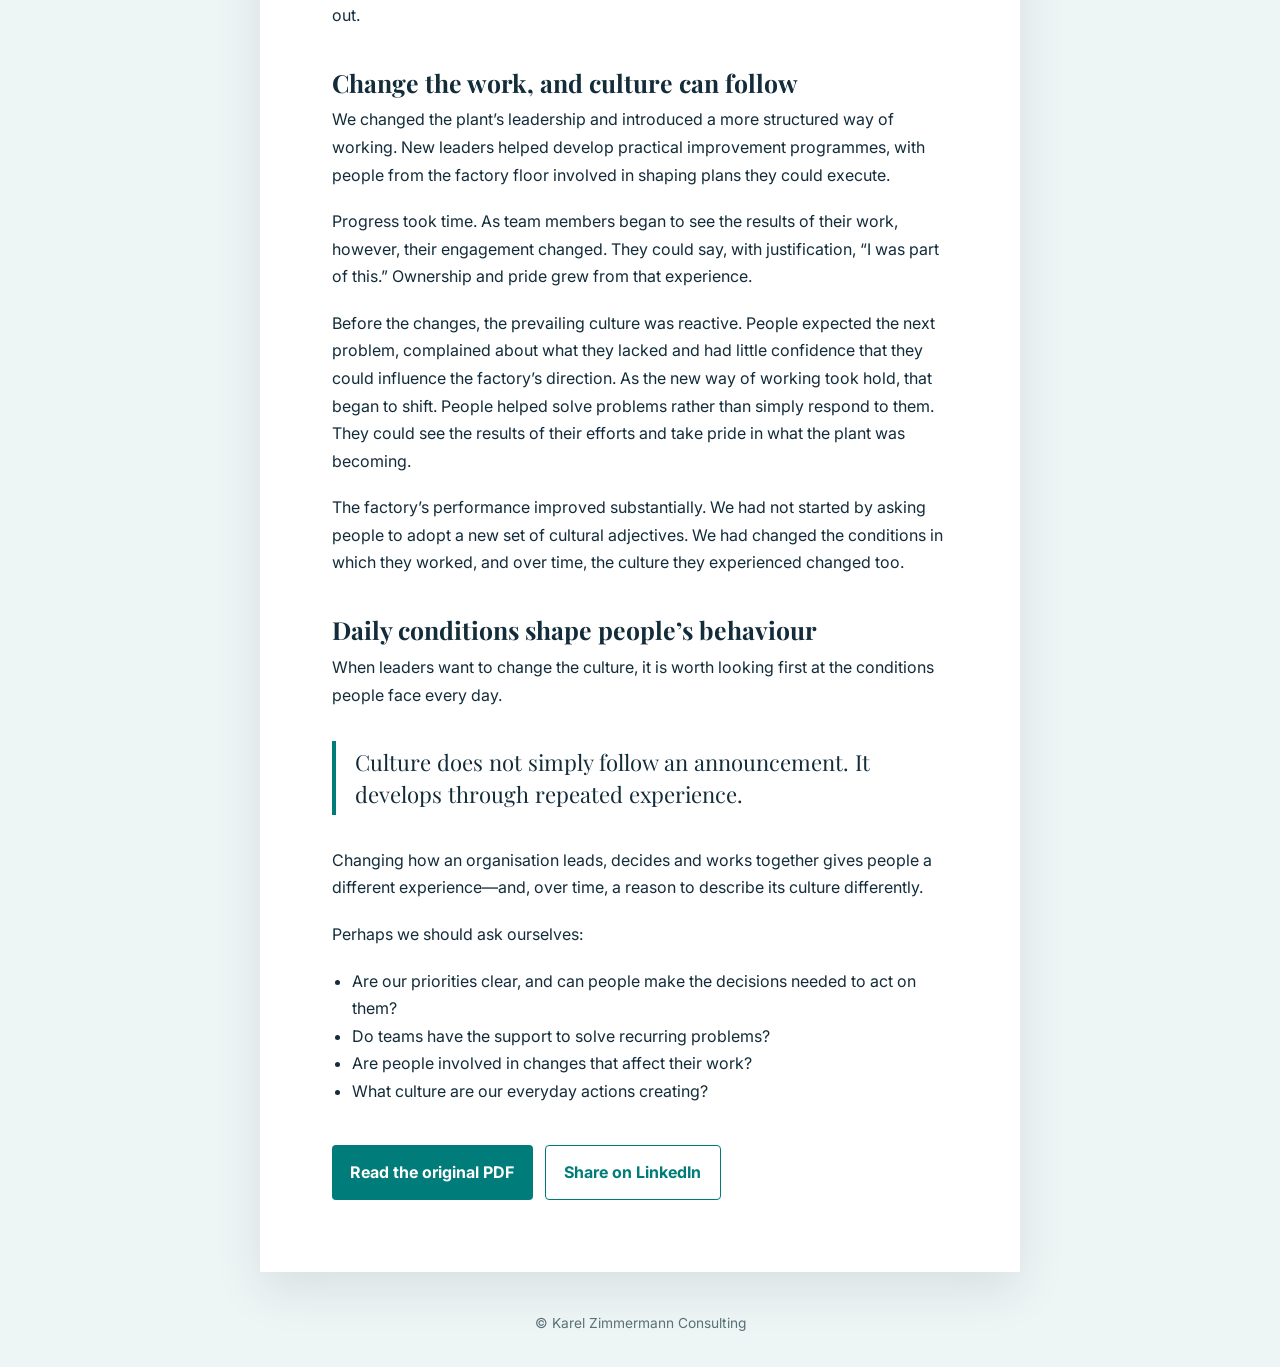
<file: perspectives/culture-is-an-outcome-not-an-initiative.html>
<!DOCTYPE html>
<html lang="en">
<head>
<meta charset="UTF-8">
<meta name="viewport" content="width=device-width, initial-scale=1.0">
<meta name="description" content="Karel Zimmermann Consulting: Why Culture takes shape through everyday decisions and behaviour.">
<title>Culture is an Outcome, Not an Initiative | Karel Zimmermann Consulting</title>
<link rel="canonical" href="https://www.karelzimmermannconsulting.com/perspectives/culture-is-an-outcome-not-an-initiative.html">
<meta property="og:title" content="Culture is an Outcome, Not an Initiative">
<meta property="og:description" content="Why Culture takes shape through everyday decisions and behaviour. A perspective by Karel Zimmermann.">
<meta property="og:url" content="https://www.karelzimmermannconsulting.com/perspectives/culture-is-an-outcome-not-an-initiative.html">
<meta property="og:type" content="article">
<meta property="article:published_time" content="2026-11-05">
<meta name="twitter:card" content="summary_large_image">
<link rel="preconnect" href="https://fonts.googleapis.com">
<link rel="preconnect" href="https://fonts.gstatic.com" crossorigin>
<link href="https://fonts.googleapis.com/css2?family=Inter:wght@400;500;600;700;800&amp;family=Playfair+Display:ital,wght@0,600;0,700;1,600&amp;display=swap" rel="stylesheet">
<link rel="icon" type="image/png" href="../favicon.png">
<style>
:root{--ink:#132c3a;--teal:#007c7a;--mist:#eef5f5;--line:#d8e5e5;--paper:#fff}*{box-sizing:border-box}body{margin:0;background:var(--mist);color:var(--ink);font-family:Inter,Arial,sans-serif;line-height:1.72}.topbar{background:var(--ink);color:white}.topbar-inner,.article{width:min(100% - 40px,760px);margin:0 auto}.topbar-inner{min-height:68px;display:flex;align-items:center;justify-content:space-between;gap:24px}.brand,.back{color:white;text-decoration:none;font-weight:700}.back{color:#c7e3e2;font-size:.9rem}.article{background:var(--paper);margin-top:40px;margin-bottom:40px;padding:clamp(28px,7vw,72px);box-shadow:0 18px 45px rgba(19,44,58,.1)}.eyebrow{color:var(--teal);font-size:.78rem;font-weight:800;letter-spacing:.13em;text-transform:uppercase}h1,h2{font-family:'Playfair Display',Georgia,serif;line-height:1.18}h1{font-size:clamp(2.25rem,6vw,4.25rem);margin:.35rem 0 1rem;letter-spacing:-.035em}h2{font-size:1.55rem;margin:2.4rem 0 .6rem}.dek{font-size:clamp(1.05rem,2.5vw,1.35rem);color:#47616a}.byline{border-top:1px solid var(--line);border-bottom:1px solid var(--line);margin:2rem 0;padding:.9rem 0;color:#587077;font-size:.92rem}.intro{font-family:'Playfair Display',Georgia,serif;font-size:1.25rem;line-height:1.58}p{margin:0 0 1.2rem}.quote{margin:2rem 0;border-left:4px solid var(--teal);padding:.3rem 0 .3rem 1.2rem;font-family:'Playfair Display',Georgia,serif;font-size:1.38rem;line-height:1.45}ul{padding-left:1.25rem}.actions{display:flex;flex-wrap:wrap;gap:12px;margin:2.5rem 0 0}.button{display:inline-flex;align-items:center;justify-content:center;padding:.78rem 1.15rem;border-radius:4px;background:var(--teal);color:white;text-decoration:none;font-weight:700}.button--quiet{background:white;border:1px solid var(--teal);color:var(--teal)}.footer{text-align:center;color:#587077;font-size:.86rem;padding:0 20px 32px}@media(max-width:520px){.topbar-inner{min-height:60px}.brand{font-size:.82rem}.back{font-size:.75rem}.article{margin-top:0}.actions{display:grid}}
</style>
</head>
<body>
<header class="topbar"><div class="topbar-inner"><a class="brand" href="../index.html">Karel Zimmermann Consulting</a><a class="back" href="../index.html#perspectives">← All Perspectives</a></div></header>
<main class="article">
<div class="eyebrow">Perspectives · 08 · November 2026</div>
<h1>Culture is an Outcome, Not an Initiative</h1>
<p class="dek">Why Culture takes shape through everyday decisions and behaviour.</p>
<div class="byline">By Karel Zimmermann · 3 min read</div>
<h2>The culture people experience</h2>
<p class="intro">Ask leaders to describe their organization’s culture and they may point to its values, its ambitions and the behaviours they hope to encourage. Ask employees, and you may hear something more immediate: what happens in meetings, how decisions are made, whether problems can be raised openly and how people are treated when things go wrong.</p>
<p>Both perspectives matter. But the culture employees experience each day is a useful test of whether the culture leaders describe actually exists.</p>
<div class="quote">This is why culture cannot be changed through workshops, value statements or posters alone. Those may help express an ambition. The culture itself takes shape through the way work gets done.</div>
<h2>A poster above the plant manager’s desk</h2>
<p>During one of my assignments, I visited a factory in a European business I was leading. Above the plant manager’s desk hung a large poster of a burning forest.</p>
<p>I asked him about it. He explained that he spent his days putting out fires—and felt he had become rather good at it.</p>
<p>The poster stayed with me because it captured the way the plant was operating. Problems were handled as they arose, but there was no sufficiently clear plan for addressing their causes or setting a direction for the factory. People complained about a lack of resources. Engagement was low, and the team had little reason to believe things would improve.</p>
<p>We could have called this a “culture problem” and have launched an initiative to encourage greater ownership. But asking people to take ownership would have meant little while they lacked a credible plan and a meaningful part in carrying it out.</p>
<h2>Change the work, and culture can follow</h2>
<p>We changed the plant’s leadership and introduced a more structured way of working. New leaders helped develop practical improvement programmes, with people from the factory floor involved in shaping plans they could execute.</p>
<p>Progress took time. As team members began to see the results of their work, however, their engagement changed. They could say, with justification, “I was part of this.” Ownership and pride grew from that experience.</p>
<p>Before the changes, the prevailing culture was reactive. People expected the next problem, complained about what they lacked and had little confidence that they could influence the factory’s direction. As the new way of working took hold, that began to shift. People helped solve problems rather than simply respond to them. They could see the results of their efforts and take pride in what the plant was becoming.</p>
<p>The factory’s performance improved substantially. We had not started by asking people to adopt a new set of cultural adjectives. We had changed the conditions in which they worked, and over time, the culture they experienced changed too.</p>
<h2>Daily conditions shape people’s behaviour</h2>
<p>When leaders want to change the culture, it is worth looking first at the conditions people face every day.</p>
<div class="quote">Culture does not simply follow an announcement. It develops through repeated experience.</div>
<p>Changing how an organisation leads, decides and works together gives people a different experience—and, over time, a reason to describe its culture differently.</p>
<p>Perhaps we should ask ourselves:</p>
<ul>
<li>Are our priorities clear, and can people make the decisions needed to act on them?</li>
<li>Do teams have the support to solve recurring problems?</li>
<li>Are people involved in changes that affect their work?</li>
<li>What culture are our everyday actions creating?</li>
</ul>
<div class="actions"><a class="button" href="kz-perspectives-08-culture-is-an-outcome-not-an-initiative.pdf" target="_blank" rel="noopener noreferrer">Read the original PDF</a><a class="button button--quiet" href="https://www.linkedin.com/sharing/share-offsite/?url=https%3A%2F%2Fwww.karelzimmermannconsulting.com%2Fperspectives%2Fculture-is-an-outcome-not-an-initiative.html" target="_blank" rel="noopener noreferrer">Share on LinkedIn</a></div>
</main>
<footer class="footer">© Karel Zimmermann Consulting</footer>
</body>
</html>
</file>
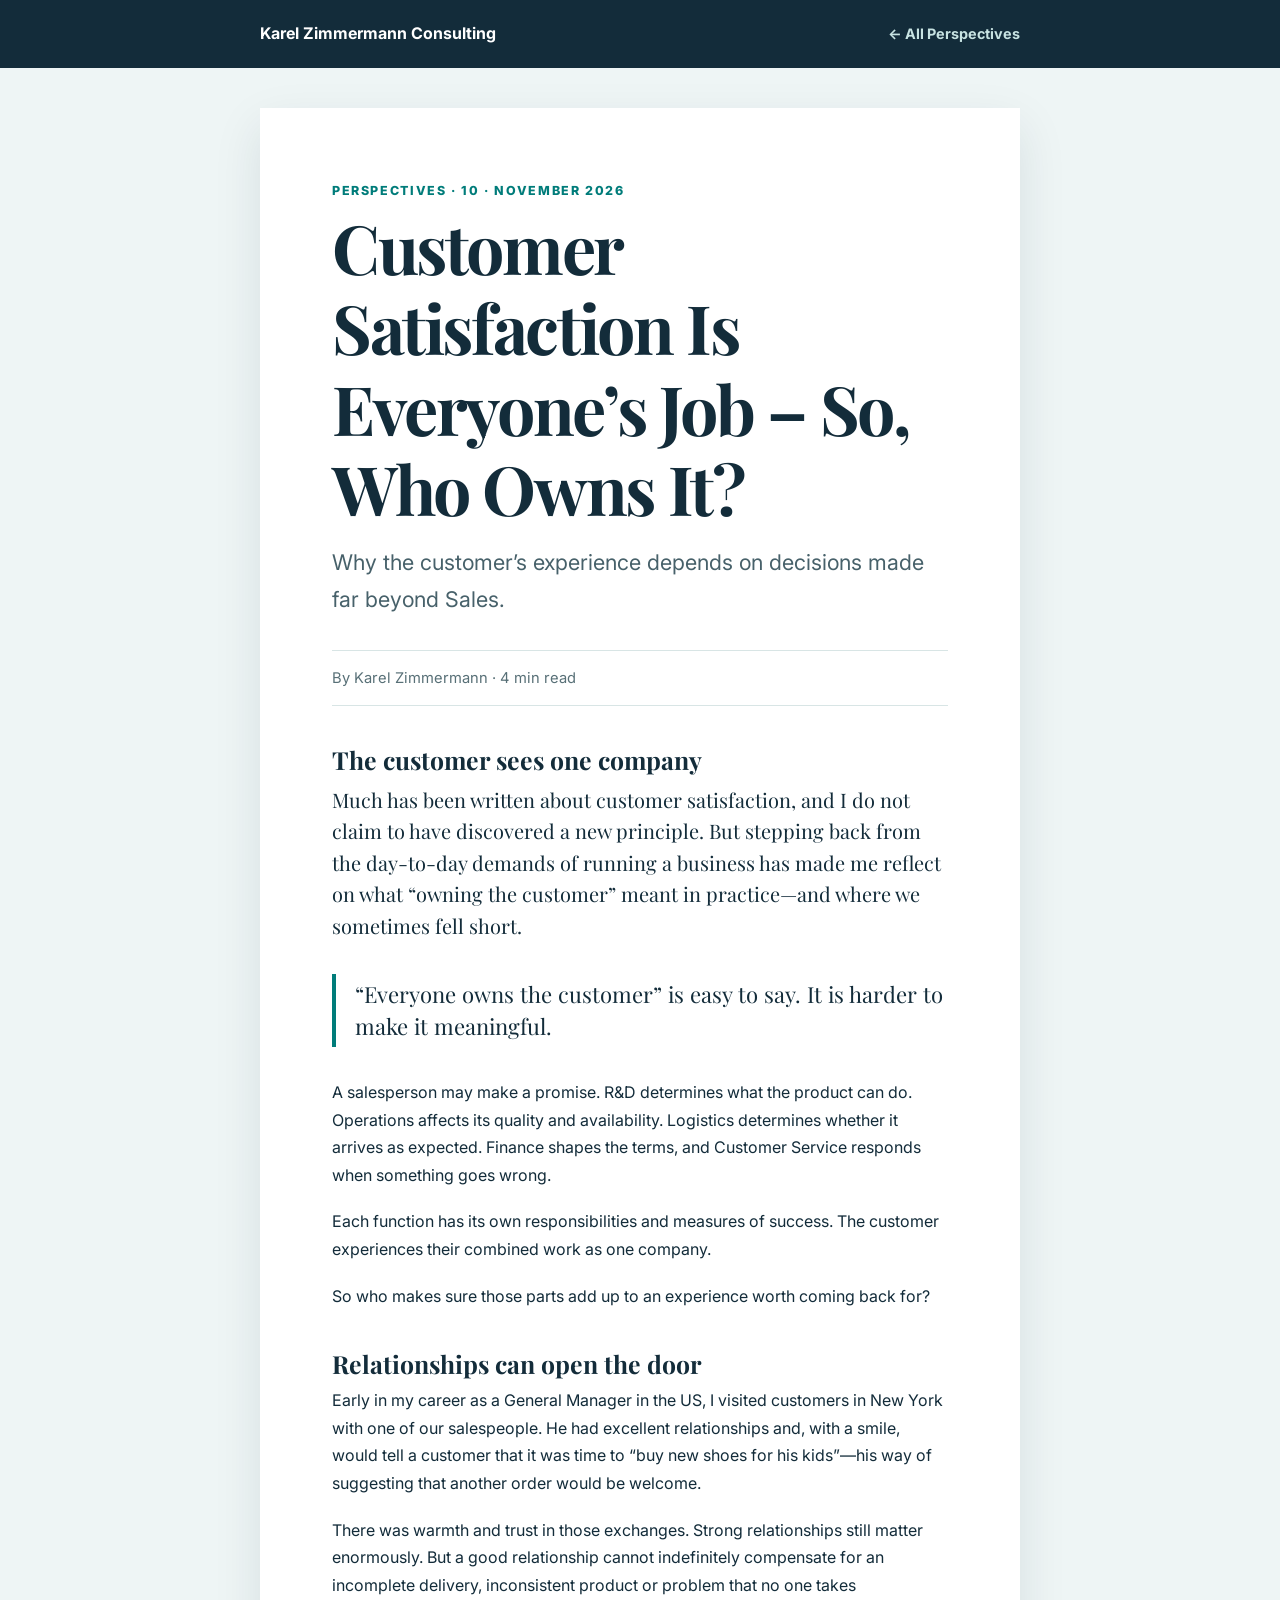
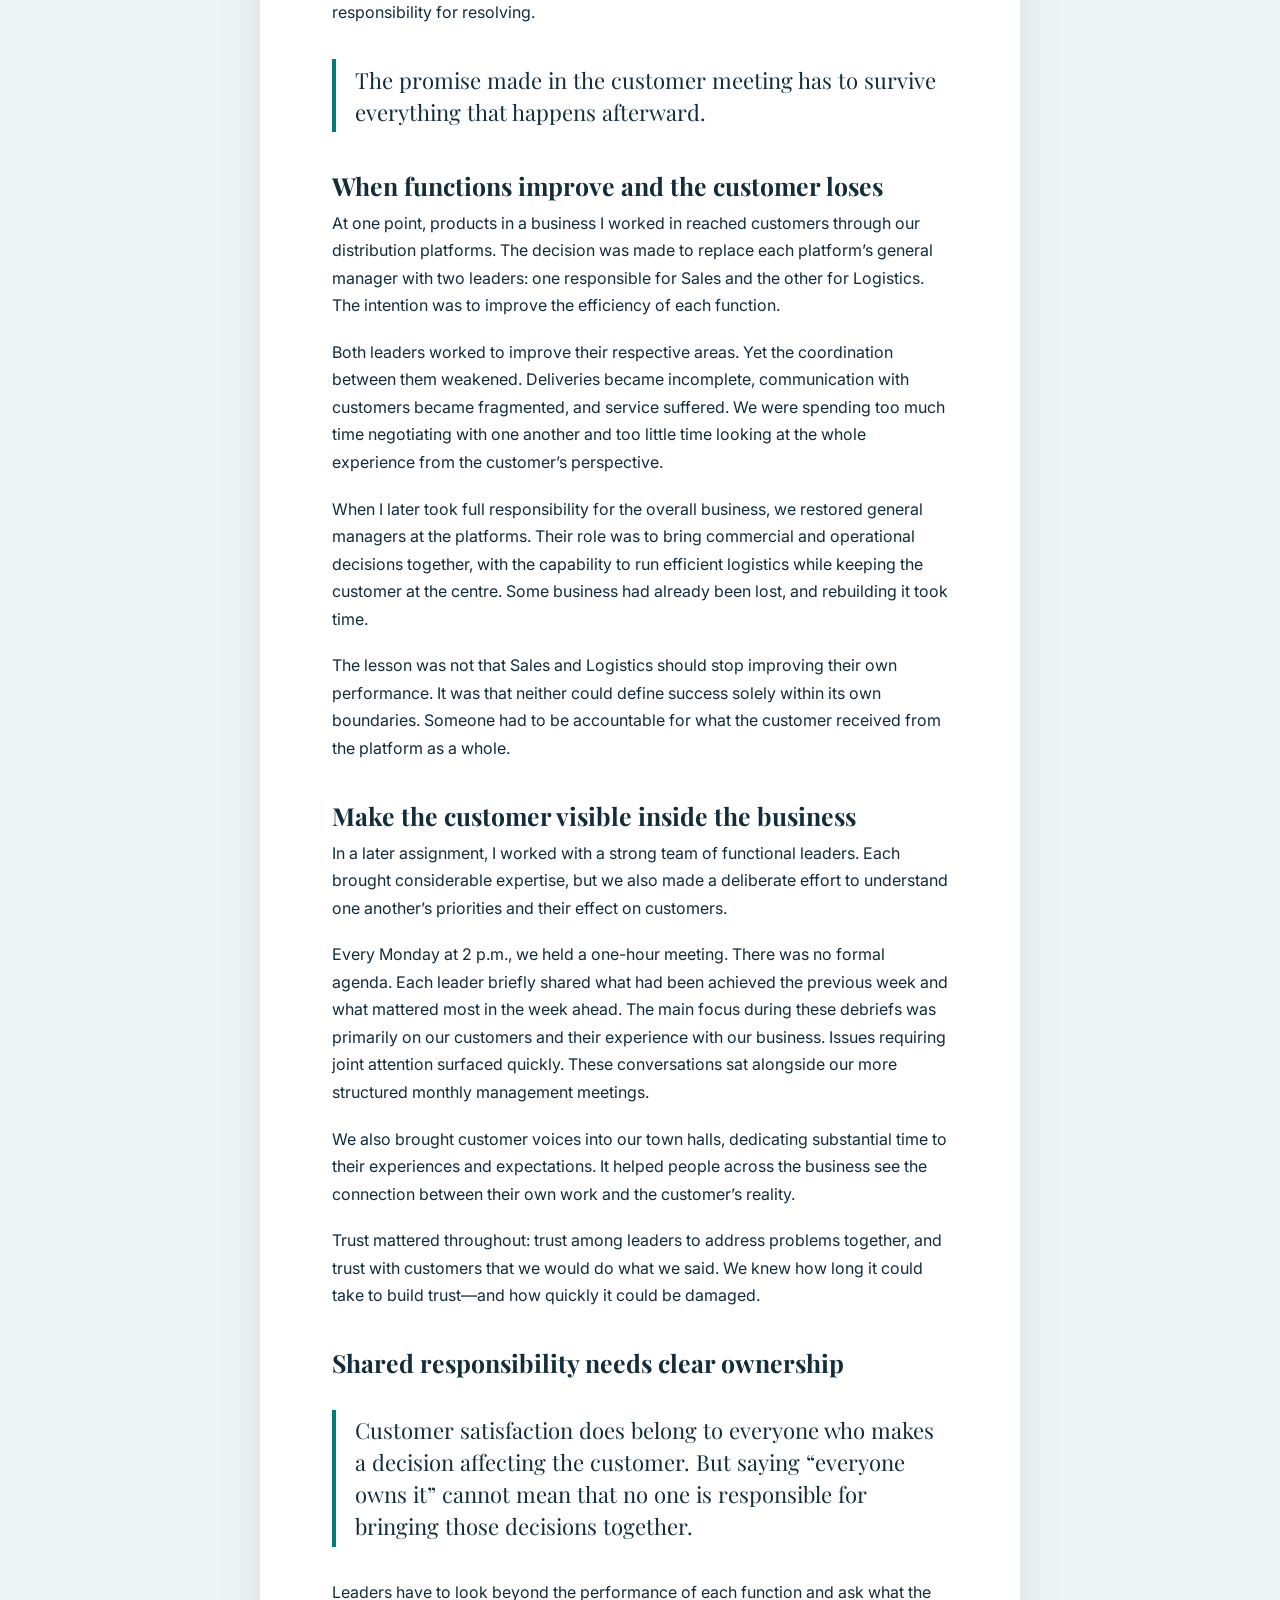
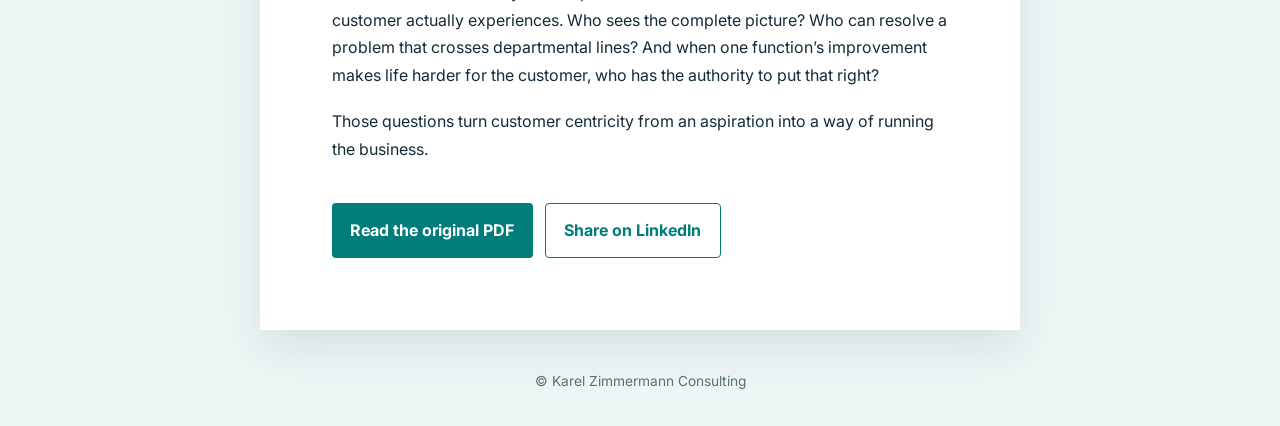
<file: perspectives/customer-satisfaction-is-everyones-job.html>
<!DOCTYPE html>
<html lang="en">
<head>
<meta charset="UTF-8">
<meta name="viewport" content="width=device-width, initial-scale=1.0">
<meta name="description" content="Karel Zimmermann Consulting: Why the customer’s experience depends on decisions made far beyond Sales.">
<title>Customer Satisfaction Is Everyone’s Job – So, Who Owns It? | Karel Zimmermann Consulting</title>
<link rel="canonical" href="https://www.karelzimmermannconsulting.com/perspectives/customer-satisfaction-is-everyones-job.html">
<meta property="og:title" content="Customer Satisfaction Is Everyone’s Job – So, Who Owns It?">
<meta property="og:description" content="Why the customer’s experience depends on decisions made far beyond Sales. A perspective by Karel Zimmermann.">
<meta property="og:url" content="https://www.karelzimmermannconsulting.com/perspectives/customer-satisfaction-is-everyones-job.html">
<meta property="og:type" content="article">
<meta property="article:published_time" content="2026-11-24">
<meta name="twitter:card" content="summary_large_image">
<link rel="preconnect" href="https://fonts.googleapis.com">
<link rel="preconnect" href="https://fonts.gstatic.com" crossorigin>
<link href="https://fonts.googleapis.com/css2?family=Inter:wght@400;500;600;700;800&amp;family=Playfair+Display:ital,wght@0,600;0,700;1,600&amp;display=swap" rel="stylesheet">
<link rel="icon" type="image/png" href="../favicon.png">
<style>
:root{--ink:#132c3a;--teal:#007c7a;--mist:#eef5f5;--line:#d8e5e5;--paper:#fff}*{box-sizing:border-box}body{margin:0;background:var(--mist);color:var(--ink);font-family:Inter,Arial,sans-serif;line-height:1.72}.topbar{background:var(--ink);color:white}.topbar-inner,.article{width:min(100% - 40px,760px);margin:0 auto}.topbar-inner{min-height:68px;display:flex;align-items:center;justify-content:space-between;gap:24px}.brand,.back{color:white;text-decoration:none;font-weight:700}.back{color:#c7e3e2;font-size:.9rem}.article{background:var(--paper);margin-top:40px;margin-bottom:40px;padding:clamp(28px,7vw,72px);box-shadow:0 18px 45px rgba(19,44,58,.1)}.eyebrow{color:var(--teal);font-size:.78rem;font-weight:800;letter-spacing:.13em;text-transform:uppercase}h1,h2{font-family:'Playfair Display',Georgia,serif;line-height:1.18}h1{font-size:clamp(2.25rem,6vw,4.25rem);margin:.35rem 0 1rem;letter-spacing:-.035em}h2{font-size:1.55rem;margin:2.4rem 0 .6rem}.dek{font-size:clamp(1.05rem,2.5vw,1.35rem);color:#47616a}.byline{border-top:1px solid var(--line);border-bottom:1px solid var(--line);margin:2rem 0;padding:.9rem 0;color:#587077;font-size:.92rem}.intro{font-family:'Playfair Display',Georgia,serif;font-size:1.25rem;line-height:1.58}p{margin:0 0 1.2rem}.quote{margin:2rem 0;border-left:4px solid var(--teal);padding:.3rem 0 .3rem 1.2rem;font-family:'Playfair Display',Georgia,serif;font-size:1.38rem;line-height:1.45}ul{padding-left:1.25rem}.actions{display:flex;flex-wrap:wrap;gap:12px;margin:2.5rem 0 0}.button{display:inline-flex;align-items:center;justify-content:center;padding:.78rem 1.15rem;border-radius:4px;background:var(--teal);color:white;text-decoration:none;font-weight:700}.button--quiet{background:white;border:1px solid var(--teal);color:var(--teal)}.footer{text-align:center;color:#587077;font-size:.86rem;padding:0 20px 32px}@media(max-width:520px){.topbar-inner{min-height:60px}.brand{font-size:.82rem}.back{font-size:.75rem}.article{margin-top:0}.actions{display:grid}}
</style>
</head>
<body>
<header class="topbar"><div class="topbar-inner"><a class="brand" href="../index.html">Karel Zimmermann Consulting</a><a class="back" href="../index.html#perspectives">← All Perspectives</a></div></header>
<main class="article">
<div class="eyebrow">Perspectives · 10 · November 2026</div>
<h1>Customer Satisfaction Is Everyone’s Job – So, Who Owns It?</h1>
<p class="dek">Why the customer’s experience depends on decisions made far beyond Sales.</p>
<div class="byline">By Karel Zimmermann · 4 min read</div>
<h2>The customer sees one company</h2>
<p class="intro">Much has been written about customer satisfaction, and I do not claim to have discovered a new principle. But stepping back from the day-to-day demands of running a business has made me reflect on what “owning the customer” meant in practice—and where we sometimes fell short.</p>
<div class="quote">“Everyone owns the customer” is easy to say. It is harder to make it meaningful.</div>
<p>A salesperson may make a promise. R&amp;D determines what the product can do. Operations affects its quality and availability. Logistics determines whether it arrives as expected. Finance shapes the terms, and Customer Service responds when something goes wrong.</p>
<p>Each function has its own responsibilities and measures of success. The customer experiences their combined work as one company.</p>
<p>So who makes sure those parts add up to an experience worth coming back for?</p>
<h2>Relationships can open the door</h2>
<p>Early in my career as a General Manager in the US, I visited customers in New York with one of our salespeople. He had excellent relationships and, with a smile, would tell a customer that it was time to “buy new shoes for his kids”—his way of suggesting that another order would be welcome.</p>
<p>There was warmth and trust in those exchanges. Strong relationships still matter enormously. But a good relationship cannot indefinitely compensate for an incomplete delivery, inconsistent product or problem that no one takes responsibility for resolving.</p>
<div class="quote">The promise made in the customer meeting has to survive everything that happens afterward.</div>
<h2>When functions improve and the customer loses</h2>
<p>At one point, products in a business I worked in reached customers through our distribution platforms. The decision was made to replace each platform’s general manager with two leaders: one responsible for Sales and the other for Logistics. The intention was to improve the efficiency of each function.</p>
<p>Both leaders worked to improve their respective areas. Yet the coordination between them weakened. Deliveries became incomplete, communication with customers became fragmented, and service suffered. We were spending too much time negotiating with one another and too little time looking at the whole experience from the customer’s perspective.</p>
<p>When I later took full responsibility for the overall business, we restored general managers at the platforms. Their role was to bring commercial and operational decisions together, with the capability to run efficient logistics while keeping the customer at the centre. Some business had already been lost, and rebuilding it took time.</p>
<p>The lesson was not that Sales and Logistics should stop improving their own performance. It was that neither could define success solely within its own boundaries. Someone had to be accountable for what the customer received from the platform as a whole.</p>
<h2>Make the customer visible inside the business</h2>
<p>In a later assignment, I worked with a strong team of functional leaders. Each brought considerable expertise, but we also made a deliberate effort to understand one another’s priorities and their effect on customers.</p>
<p>Every Monday at 2 p.m., we held a one-hour meeting. There was no formal agenda. Each leader briefly shared what had been achieved the previous week and what mattered most in the week ahead. The main focus during these debriefs was primarily on our customers and their experience with our business. Issues requiring joint attention surfaced quickly. These conversations sat alongside our more structured monthly management meetings.</p>
<p>We also brought customer voices into our town halls, dedicating substantial time to their experiences and expectations. It helped people across the business see the connection between their own work and the customer’s reality.</p>
<p>Trust mattered throughout: trust among leaders to address problems together, and trust with customers that we would do what we said. We knew how long it could take to build trust—and how quickly it could be damaged.</p>
<h2>Shared responsibility needs clear ownership</h2>
<div class="quote">Customer satisfaction does belong to everyone who makes a decision affecting the customer. But saying “everyone owns it” cannot mean that no one is responsible for bringing those decisions together.</div>
<p>Leaders have to look beyond the performance of each function and ask what the customer actually experiences. Who sees the complete picture? Who can resolve a problem that crosses departmental lines? And when one function’s improvement makes life harder for the customer, who has the authority to put that right?</p>
<p>Those questions turn customer centricity from an aspiration into a way of running the business.</p>
<div class="actions"><a class="button" href="kz-perspectives-10-customer-satisfaction-is-everyones-job.pdf" target="_blank" rel="noopener noreferrer">Read the original PDF</a><a class="button button--quiet" href="https://www.linkedin.com/sharing/share-offsite/?url=https%3A%2F%2Fwww.karelzimmermannconsulting.com%2Fperspectives%2Fcustomer-satisfaction-is-everyones-job.html" target="_blank" rel="noopener noreferrer">Share on LinkedIn</a></div>
</main>
<footer class="footer">© Karel Zimmermann Consulting</footer>
</body>
</html>
</file>
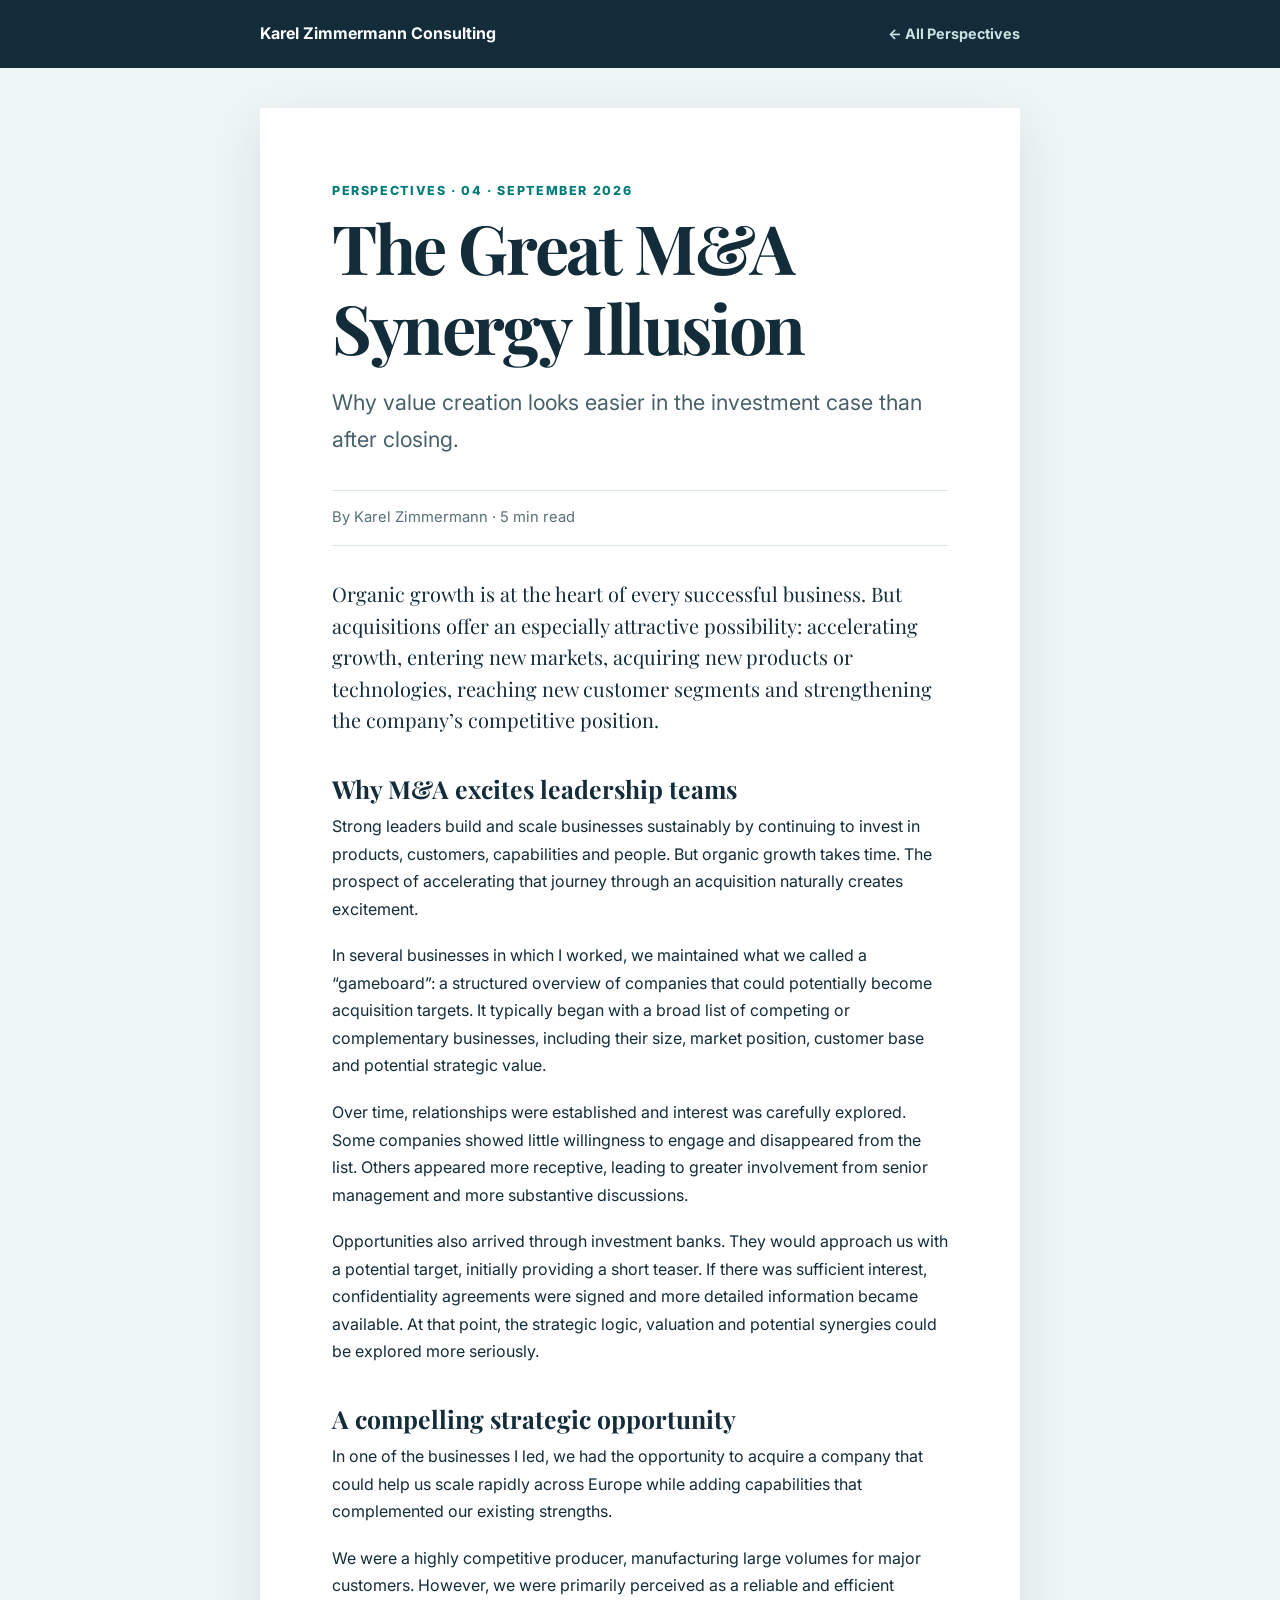
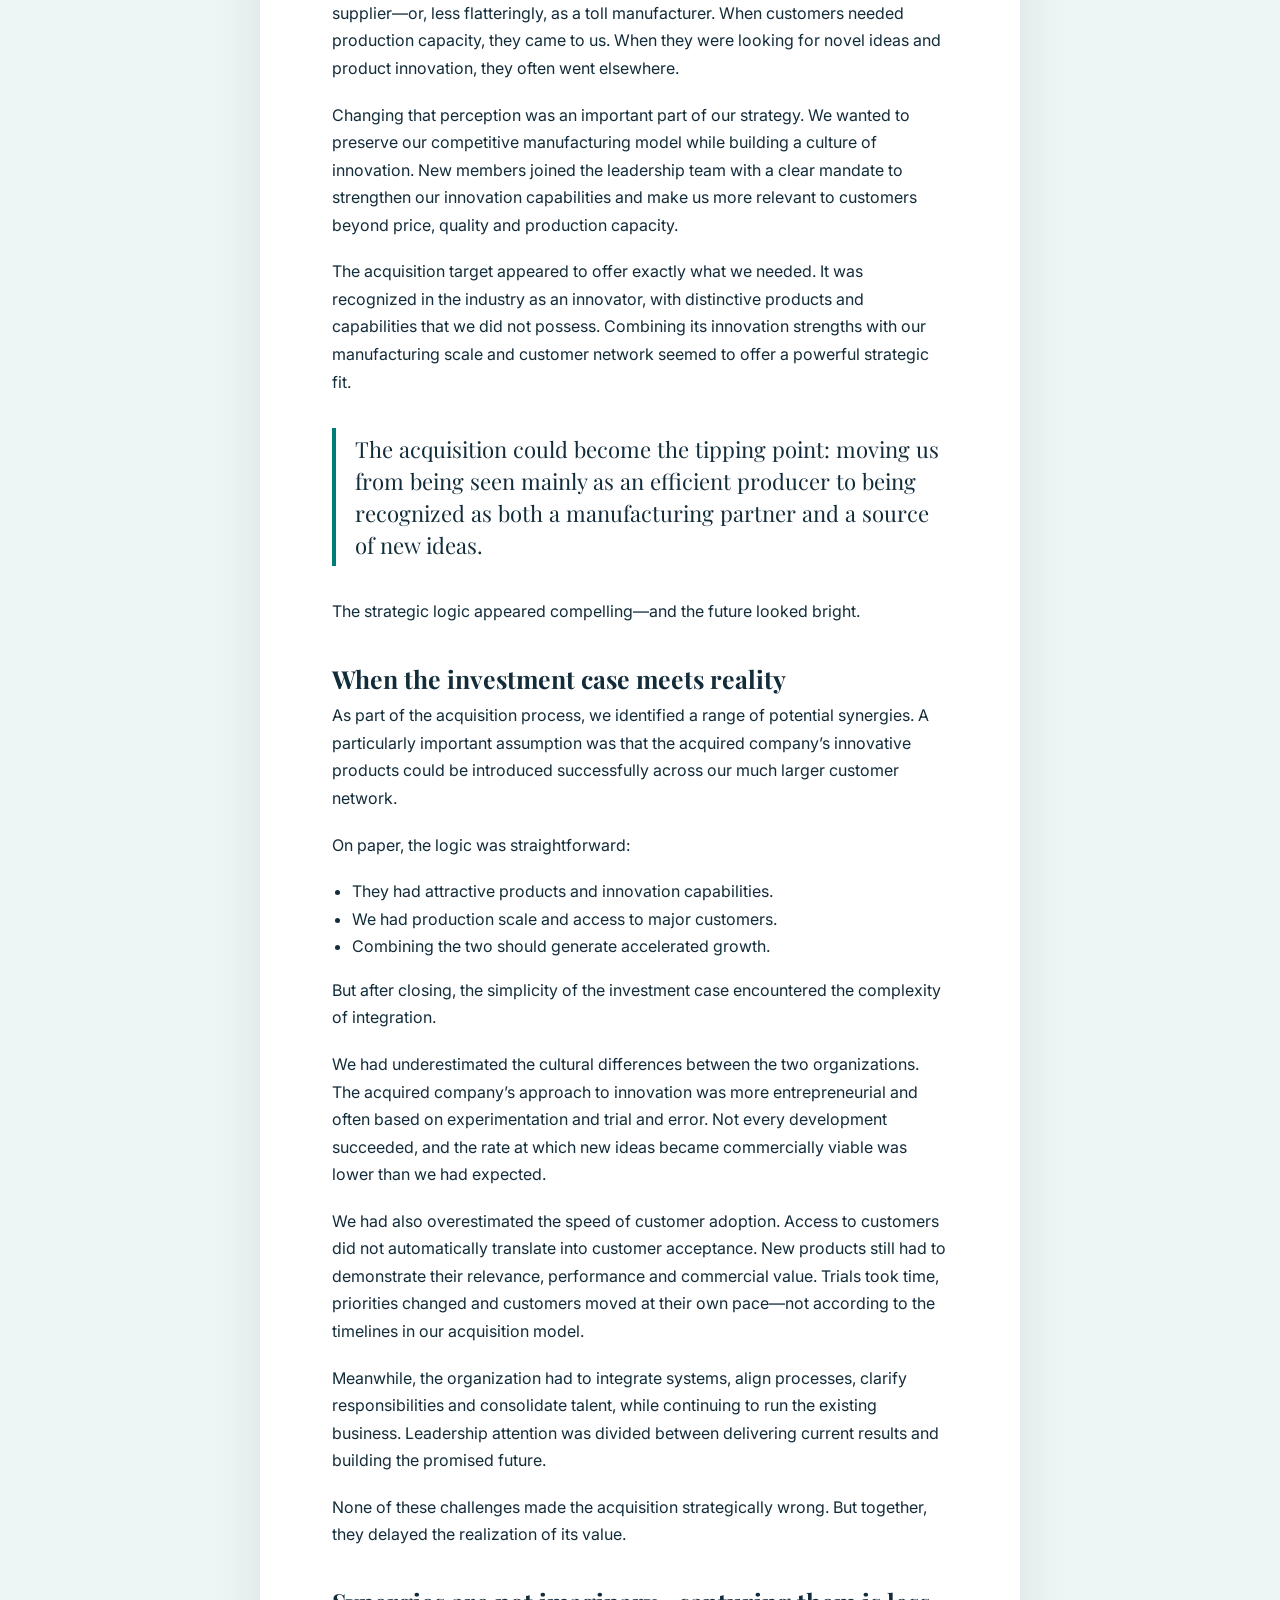
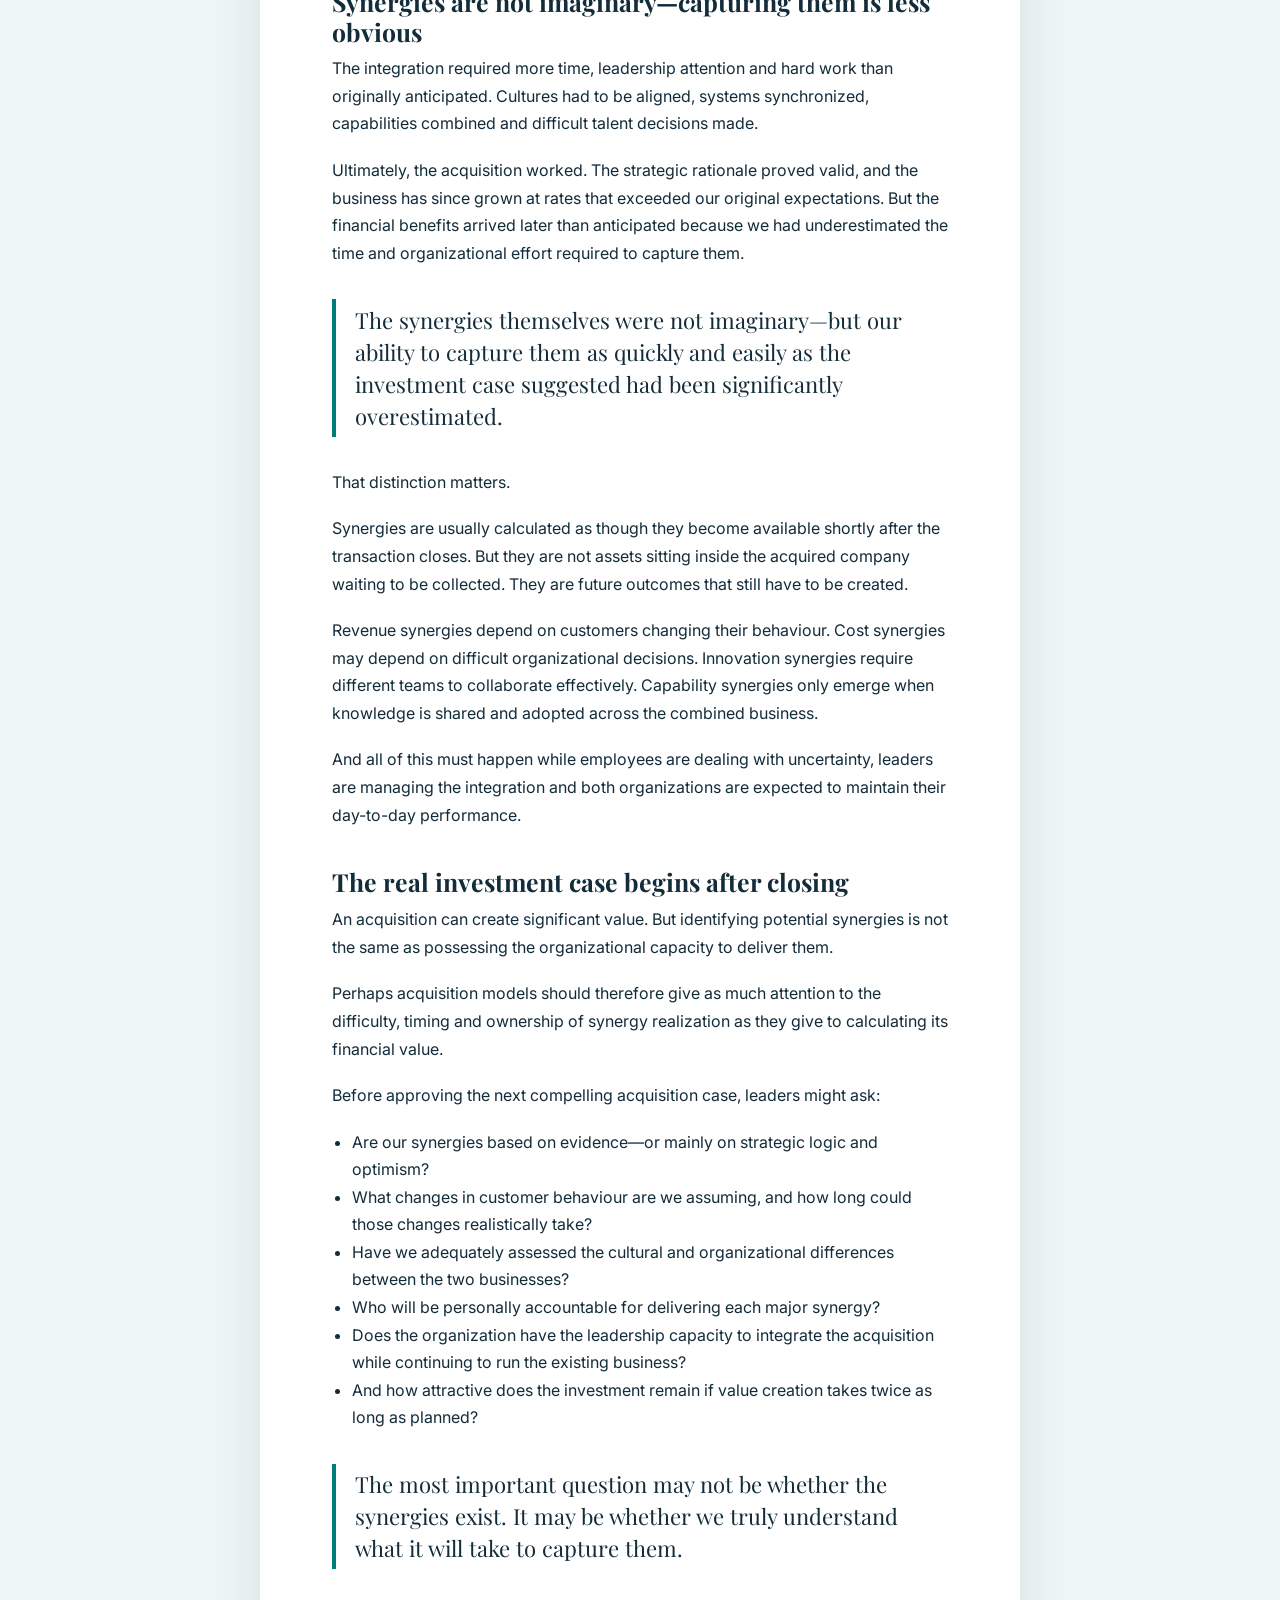
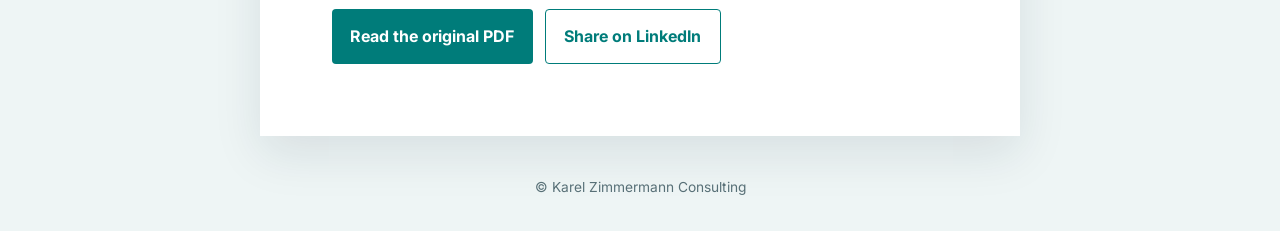
<file: perspectives/the-great-ma-synergy-illusion.html>
<!DOCTYPE html>
<html lang="en">
<head>
<meta charset="UTF-8">
<meta name="viewport" content="width=device-width, initial-scale=1.0">
<meta name="description" content="Karel Zimmermann Consulting: why M&amp;A synergies often take longer and require more organizational effort to capture than investment cases suggest.">
<title>The Great M&amp;A Synergy Illusion | Karel Zimmermann Consulting</title>
<link rel="canonical" href="https://www.karelzimmermannconsulting.com/perspectives/the-great-ma-synergy-illusion.html">
<meta property="og:title" content="The Great M&amp;A Synergy Illusion">
<meta property="og:description" content="Why value creation looks easier in the investment case than after closing. A perspective by Karel Zimmermann.">
<meta property="og:url" content="https://www.karelzimmermannconsulting.com/perspectives/the-great-ma-synergy-illusion.html">
<meta property="og:type" content="article">
<meta property="article:published_time" content="2026-09-28">
<meta name="twitter:card" content="summary_large_image">
<link rel="preconnect" href="https://fonts.googleapis.com">
<link rel="preconnect" href="https://fonts.gstatic.com" crossorigin>
<link href="https://fonts.googleapis.com/css2?family=Inter:wght@400;500;600;700;800&amp;family=Playfair+Display:ital,wght@0,600;0,700;1,600&amp;display=swap" rel="stylesheet">
<link rel="icon" type="image/png" href="../favicon.png">
<style>
:root{--ink:#132c3a;--teal:#007c7a;--mist:#eef5f5;--line:#d8e5e5;--paper:#fff}*{box-sizing:border-box}body{margin:0;background:var(--mist);color:var(--ink);font-family:Inter,Arial,sans-serif;line-height:1.72}.topbar{background:var(--ink);color:white}.topbar-inner,.article{width:min(100% - 40px,760px);margin:0 auto}.topbar-inner{min-height:68px;display:flex;align-items:center;justify-content:space-between;gap:24px}.brand,.back{color:white;text-decoration:none;font-weight:700}.back{color:#c7e3e2;font-size:.9rem}.article{background:var(--paper);margin-top:40px;margin-bottom:40px;padding:clamp(28px,7vw,72px);box-shadow:0 18px 45px rgba(19,44,58,.1)}.eyebrow{color:var(--teal);font-size:.78rem;font-weight:800;letter-spacing:.13em;text-transform:uppercase}h1,h2{font-family:'Playfair Display',Georgia,serif;line-height:1.18}h1{font-size:clamp(2.25rem,6vw,4.25rem);margin:.35rem 0 1rem;letter-spacing:-.035em}h2{font-size:1.55rem;margin:2.4rem 0 .6rem}.dek{font-size:clamp(1.05rem,2.5vw,1.35rem);color:#47616a}.byline{border-top:1px solid var(--line);border-bottom:1px solid var(--line);margin:2rem 0;padding:.9rem 0;color:#587077;font-size:.92rem}.intro{font-family:'Playfair Display',Georgia,serif;font-size:1.25rem;line-height:1.58}p{margin:0 0 1.2rem}.quote{margin:2rem 0;border-left:4px solid var(--teal);padding:.3rem 0 .3rem 1.2rem;font-family:'Playfair Display',Georgia,serif;font-size:1.38rem;line-height:1.45}ul{padding-left:1.25rem}.actions{display:flex;flex-wrap:wrap;gap:12px;margin:2.5rem 0 0}.button{display:inline-flex;align-items:center;justify-content:center;padding:.78rem 1.15rem;border-radius:4px;background:var(--teal);color:white;text-decoration:none;font-weight:700}.button--quiet{background:white;border:1px solid var(--teal);color:var(--teal)}.footer{text-align:center;color:#587077;font-size:.86rem;padding:0 20px 32px}@media(max-width:520px){.topbar-inner{min-height:60px}.brand{font-size:.82rem}.back{font-size:.75rem}.article{margin-top:0}.actions{display:grid}}
</style>
</head>
<body>
<header class="topbar"><div class="topbar-inner"><a class="brand" href="../index.html">Karel Zimmermann Consulting</a><a class="back" href="../index.html#perspectives">← All Perspectives</a></div></header>
<main class="article">
<div class="eyebrow">Perspectives · 04 · September 2026</div>
<h1>The Great M&amp;A Synergy Illusion</h1>
<p class="dek">Why value creation looks easier in the investment case than after closing.</p>
<div class="byline">By Karel Zimmermann · 5 min read</div>
<p class="intro">Organic growth is at the heart of every successful business. But acquisitions offer an especially attractive possibility: accelerating growth, entering new markets, acquiring new products or technologies, reaching new customer segments and strengthening the company’s competitive position.</p>
<h2>Why M&amp;A excites leadership teams</h2>
<p>Strong leaders build and scale businesses sustainably by continuing to invest in products, customers, capabilities and people. But organic growth takes time. The prospect of accelerating that journey through an acquisition naturally creates excitement.</p>
<p>In several businesses in which I worked, we maintained what we called a “gameboard”: a structured overview of companies that could potentially become acquisition targets. It typically began with a broad list of competing or complementary businesses, including their size, market position, customer base and potential strategic value.</p>
<p>Over time, relationships were established and interest was carefully explored. Some companies showed little willingness to engage and disappeared from the list. Others appeared more receptive, leading to greater involvement from senior management and more substantive discussions.</p>
<p>Opportunities also arrived through investment banks. They would approach us with a potential target, initially providing a short teaser. If there was sufficient interest, confidentiality agreements were signed and more detailed information became available. At that point, the strategic logic, valuation and potential synergies could be explored more seriously.</p>
<h2>A compelling strategic opportunity</h2>
<p>In one of the businesses I led, we had the opportunity to acquire a company that could help us scale rapidly across Europe while adding capabilities that complemented our existing strengths.</p>
<p>We were a highly competitive producer, manufacturing large volumes for major customers. However, we were primarily perceived as a reliable and efficient supplier—or, less flatteringly, as a toll manufacturer. When customers needed production capacity, they came to us. When they were looking for novel ideas and product innovation, they often went elsewhere.</p>
<p>Changing that perception was an important part of our strategy. We wanted to preserve our competitive manufacturing model while building a culture of innovation. New members joined the leadership team with a clear mandate to strengthen our innovation capabilities and make us more relevant to customers beyond price, quality and production capacity.</p>
<p>The acquisition target appeared to offer exactly what we needed. It was recognized in the industry as an innovator, with distinctive products and capabilities that we did not possess. Combining its innovation strengths with our manufacturing scale and customer network seemed to offer a powerful strategic fit.</p>
<div class="quote">The acquisition could become the tipping point: moving us from being seen mainly as an efficient producer to being recognized as both a manufacturing partner and a source of new ideas.</div>
<p>The strategic logic appeared compelling—and the future looked bright.</p>
<h2>When the investment case meets reality</h2>
<p>As part of the acquisition process, we identified a range of potential synergies. A particularly important assumption was that the acquired company’s innovative products could be introduced successfully across our much larger customer network.</p>
<p>On paper, the logic was straightforward:</p>
<ul><li>They had attractive products and innovation capabilities.</li><li>We had production scale and access to major customers.</li><li>Combining the two should generate accelerated growth.</li></ul>
<p>But after closing, the simplicity of the investment case encountered the complexity of integration.</p>
<p>We had underestimated the cultural differences between the two organizations. The acquired company’s approach to innovation was more entrepreneurial and often based on experimentation and trial and error. Not every development succeeded, and the rate at which new ideas became commercially viable was lower than we had expected.</p>
<p>We had also overestimated the speed of customer adoption. Access to customers did not automatically translate into customer acceptance. New products still had to demonstrate their relevance, performance and commercial value. Trials took time, priorities changed and customers moved at their own pace—not according to the timelines in our acquisition model.</p>
<p>Meanwhile, the organization had to integrate systems, align processes, clarify responsibilities and consolidate talent, while continuing to run the existing business. Leadership attention was divided between delivering current results and building the promised future.</p>
<p>None of these challenges made the acquisition strategically wrong. But together, they delayed the realization of its value.</p>
<h2>Synergies are not imaginary—capturing them is less obvious</h2>
<p>The integration required more time, leadership attention and hard work than originally anticipated. Cultures had to be aligned, systems synchronized, capabilities combined and difficult talent decisions made.</p>
<p>Ultimately, the acquisition worked. The strategic rationale proved valid, and the business has since grown at rates that exceeded our original expectations. But the financial benefits arrived later than anticipated because we had underestimated the time and organizational effort required to capture them.</p>
<div class="quote">The synergies themselves were not imaginary—but our ability to capture them as quickly and easily as the investment case suggested had been significantly overestimated.</div>
<p>That distinction matters.</p>
<p>Synergies are usually calculated as though they become available shortly after the transaction closes. But they are not assets sitting inside the acquired company waiting to be collected. They are future outcomes that still have to be created.</p>
<p>Revenue synergies depend on customers changing their behaviour. Cost synergies may depend on difficult organizational decisions. Innovation synergies require different teams to collaborate effectively. Capability synergies only emerge when knowledge is shared and adopted across the combined business.</p>
<p>And all of this must happen while employees are dealing with uncertainty, leaders are managing the integration and both organizations are expected to maintain their day-to-day performance.</p>
<h2>The real investment case begins after closing</h2>
<p>An acquisition can create significant value. But identifying potential synergies is not the same as possessing the organizational capacity to deliver them.</p>
<p>Perhaps acquisition models should therefore give as much attention to the difficulty, timing and ownership of synergy realization as they give to calculating its financial value.</p>
<p>Before approving the next compelling acquisition case, leaders might ask:</p>
<ul><li>Are our synergies based on evidence—or mainly on strategic logic and optimism?</li><li>What changes in customer behaviour are we assuming, and how long could those changes realistically take?</li><li>Have we adequately assessed the cultural and organizational differences between the two businesses?</li><li>Who will be personally accountable for delivering each major synergy?</li><li>Does the organization have the leadership capacity to integrate the acquisition while continuing to run the existing business?</li><li>And how attractive does the investment remain if value creation takes twice as long as planned?</li></ul>
<div class="quote">The most important question may not be whether the synergies exist. It may be whether we truly understand what it will take to capture them.</div>
<div class="actions"><a class="button" href="kz-perspectives-04-the-great-ma-synergy-illusion.pdf" target="_blank" rel="noopener noreferrer">Read the original PDF</a><a class="button button--quiet" href="https://www.linkedin.com/sharing/share-offsite/?url=https%3A%2F%2Fwww.karelzimmermannconsulting.com%2Fperspectives%2Fthe-great-ma-synergy-illusion.html" target="_blank" rel="noopener noreferrer">Share on LinkedIn</a></div>
</main>
<footer class="footer">© Karel Zimmermann Consulting</footer>
</body>
</html>
</file>
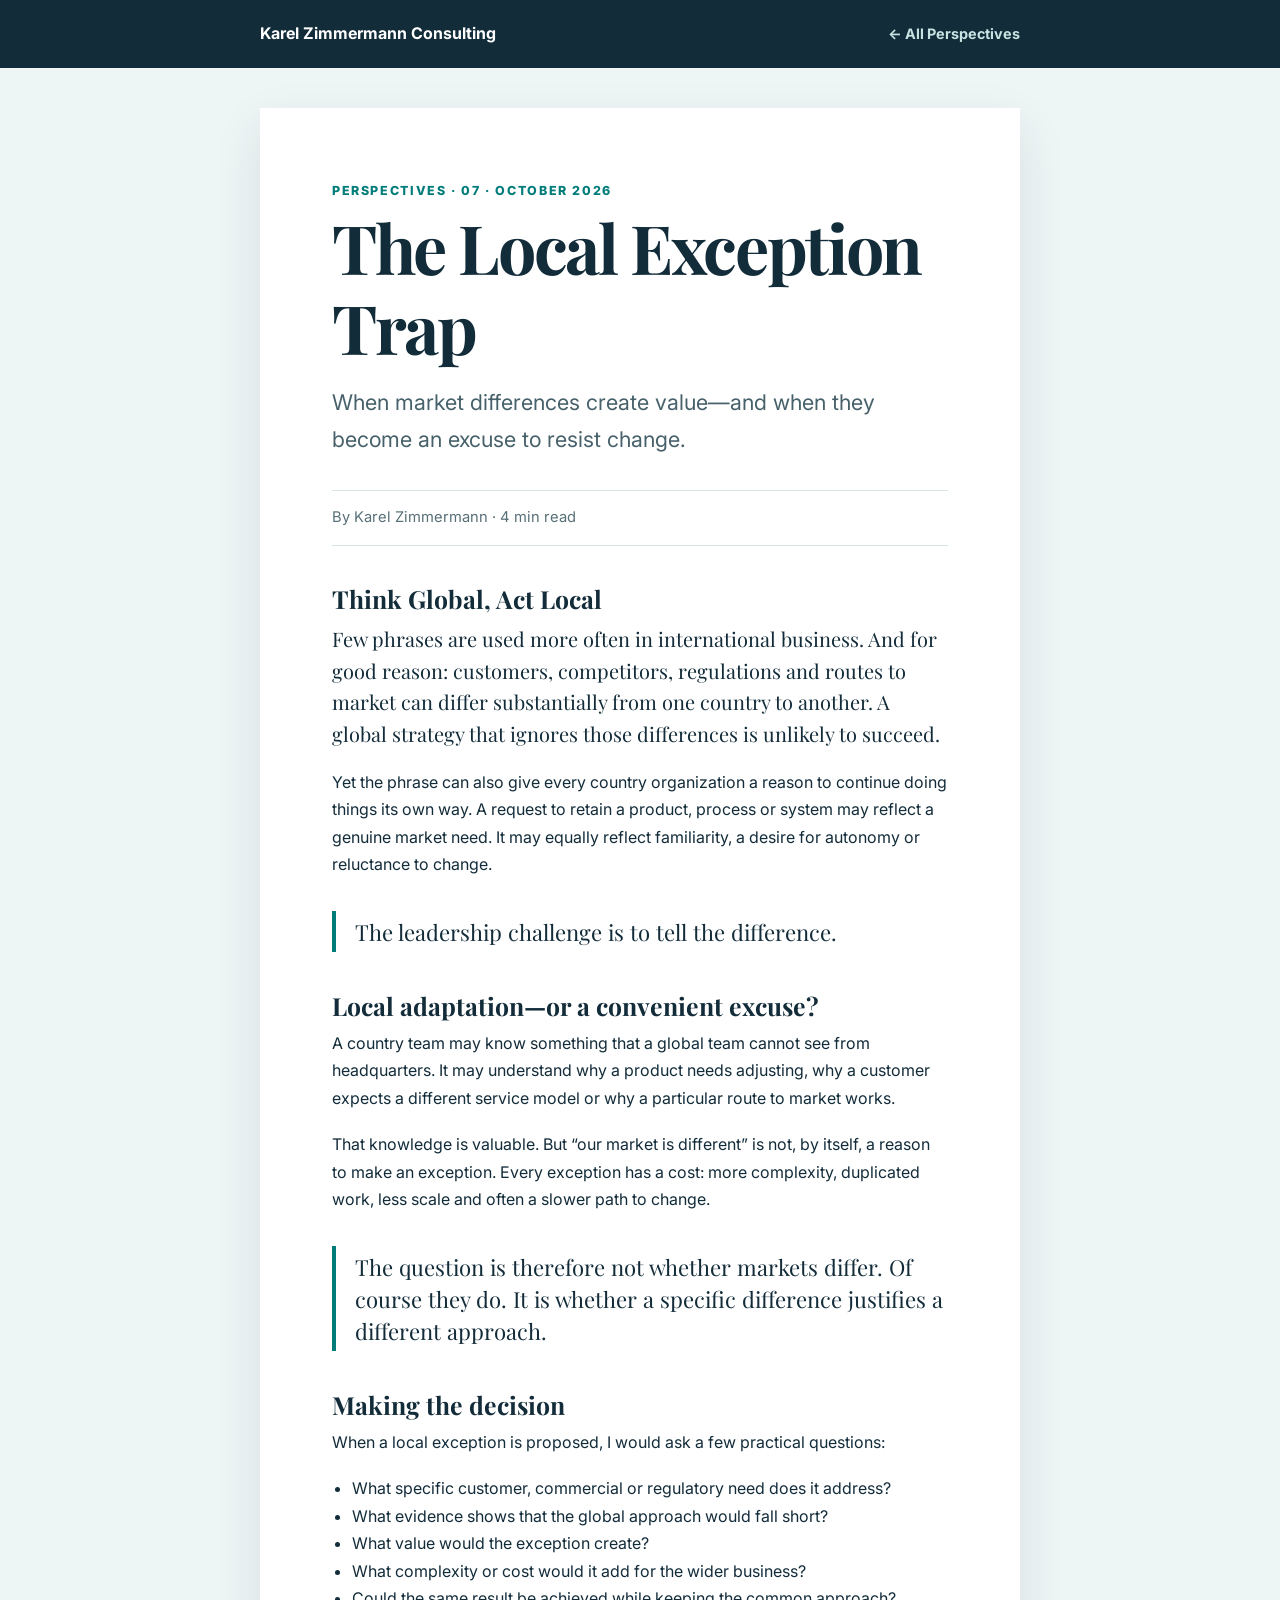
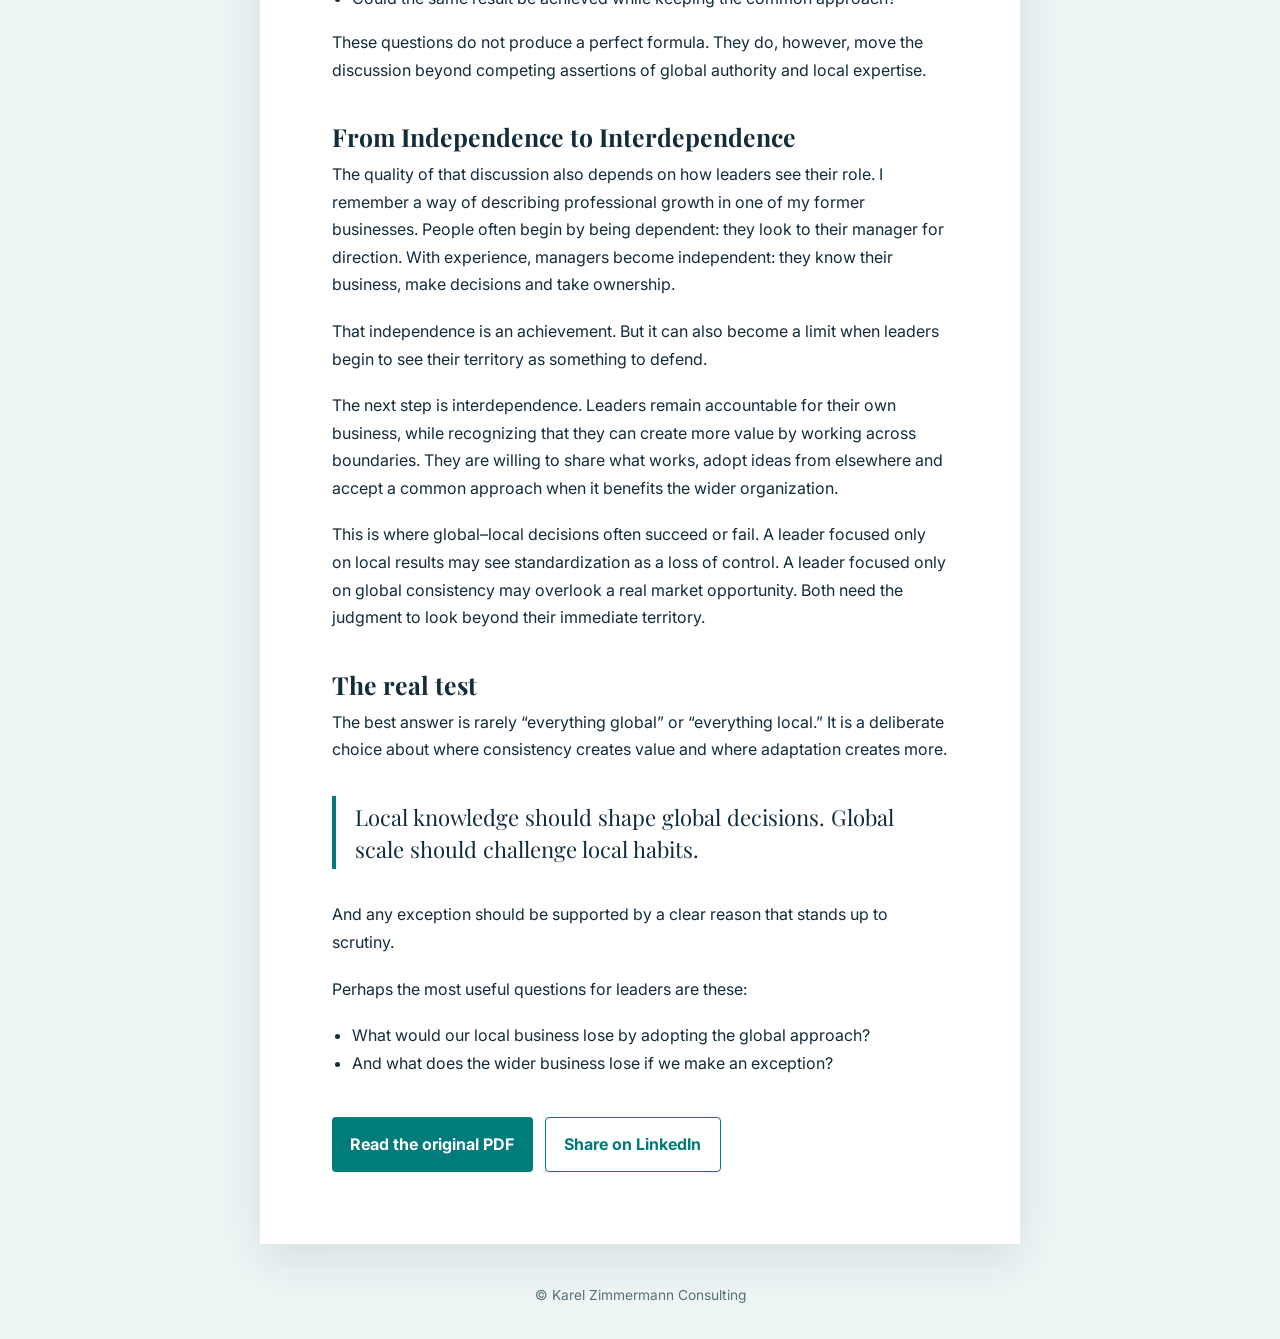
<file: perspectives/the-local-exception-trap.html>
<!DOCTYPE html>
<html lang="en">
<head>
<meta charset="UTF-8">
<meta name="viewport" content="width=device-width, initial-scale=1.0">
<meta name="description" content="Karel Zimmermann Consulting: when market differences create value—and when they become an excuse to resist change.">
<title>The Local Exception Trap | Karel Zimmermann Consulting</title>
<link rel="canonical" href="https://www.karelzimmermannconsulting.com/perspectives/the-local-exception-trap.html">
<meta property="og:title" content="The Local Exception Trap">
<meta property="og:description" content="When market differences create value—and when they become an excuse to resist change. A perspective by Karel Zimmermann.">
<meta property="og:url" content="https://www.karelzimmermannconsulting.com/perspectives/the-local-exception-trap.html">
<meta property="og:type" content="article">
<meta property="article:published_time" content="2026-10-19">
<meta name="twitter:card" content="summary_large_image">
<link rel="preconnect" href="https://fonts.googleapis.com">
<link rel="preconnect" href="https://fonts.gstatic.com" crossorigin>
<link href="https://fonts.googleapis.com/css2?family=Inter:wght@400;500;600;700;800&amp;family=Playfair+Display:ital,wght@0,600;0,700;1,600&amp;display=swap" rel="stylesheet">
<link rel="icon" type="image/png" href="../favicon.png">
<style>
:root{--ink:#132c3a;--teal:#007c7a;--mist:#eef5f5;--line:#d8e5e5;--paper:#fff}*{box-sizing:border-box}body{margin:0;background:var(--mist);color:var(--ink);font-family:Inter,Arial,sans-serif;line-height:1.72}.topbar{background:var(--ink);color:white}.topbar-inner,.article{width:min(100% - 40px,760px);margin:0 auto}.topbar-inner{min-height:68px;display:flex;align-items:center;justify-content:space-between;gap:24px}.brand,.back{color:white;text-decoration:none;font-weight:700}.back{color:#c7e3e2;font-size:.9rem}.article{background:var(--paper);margin-top:40px;margin-bottom:40px;padding:clamp(28px,7vw,72px);box-shadow:0 18px 45px rgba(19,44,58,.1)}.eyebrow{color:var(--teal);font-size:.78rem;font-weight:800;letter-spacing:.13em;text-transform:uppercase}h1,h2{font-family:'Playfair Display',Georgia,serif;line-height:1.18}h1{font-size:clamp(2.25rem,6vw,4.25rem);margin:.35rem 0 1rem;letter-spacing:-.035em}h2{font-size:1.55rem;margin:2.4rem 0 .6rem}.dek{font-size:clamp(1.05rem,2.5vw,1.35rem);color:#47616a}.byline{border-top:1px solid var(--line);border-bottom:1px solid var(--line);margin:2rem 0;padding:.9rem 0;color:#587077;font-size:.92rem}.intro{font-family:'Playfair Display',Georgia,serif;font-size:1.25rem;line-height:1.58}p{margin:0 0 1.2rem}.quote{margin:2rem 0;border-left:4px solid var(--teal);padding:.3rem 0 .3rem 1.2rem;font-family:'Playfair Display',Georgia,serif;font-size:1.38rem;line-height:1.45}ul{padding-left:1.25rem}.actions{display:flex;flex-wrap:wrap;gap:12px;margin:2.5rem 0 0}.button{display:inline-flex;align-items:center;justify-content:center;padding:.78rem 1.15rem;border-radius:4px;background:var(--teal);color:white;text-decoration:none;font-weight:700}.button--quiet{background:white;border:1px solid var(--teal);color:var(--teal)}.footer{text-align:center;color:#587077;font-size:.86rem;padding:0 20px 32px}@media(max-width:520px){.topbar-inner{min-height:60px}.brand{font-size:.82rem}.back{font-size:.75rem}.article{margin-top:0}.actions{display:grid}}
</style>
</head>
<body>
<header class="topbar"><div class="topbar-inner"><a class="brand" href="../index.html">Karel Zimmermann Consulting</a><a class="back" href="../index.html#perspectives">← All Perspectives</a></div></header>
<main class="article">
<div class="eyebrow">Perspectives · 07 · October 2026</div>
<h1>The Local Exception Trap</h1>
<p class="dek">When market differences create value—and when they become an excuse to resist change.</p>
<div class="byline">By Karel Zimmermann · 4 min read</div>
<h2>Think Global, Act Local</h2>
<p class="intro">Few phrases are used more often in international business. And for good reason: customers, competitors, regulations and routes to market can differ substantially from one country to another. A global strategy that ignores those differences is unlikely to succeed.</p>
<p>Yet the phrase can also give every country organization a reason to continue doing things its own way. A request to retain a product, process or system may reflect a genuine market need. It may equally reflect familiarity, a desire for autonomy or reluctance to change.</p>
<div class="quote">The leadership challenge is to tell the difference.</div>
<h2>Local adaptation—or a convenient excuse?</h2>
<p>A country team may know something that a global team cannot see from headquarters. It may understand why a product needs adjusting, why a customer expects a different service model or why a particular route to market works.</p>
<p>That knowledge is valuable. But “our market is different” is not, by itself, a reason to make an exception. Every exception has a cost: more complexity, duplicated work, less scale and often a slower path to change.</p>
<div class="quote">The question is therefore not whether markets differ. Of course they do. It is whether a specific difference justifies a different approach.</div>
<h2>Making the decision</h2>
<p>When a local exception is proposed, I would ask a few practical questions:</p>
<ul>
<li>What specific customer, commercial or regulatory need does it address?</li>
<li>What evidence shows that the global approach would fall short?</li>
<li>What value would the exception create?</li>
<li>What complexity or cost would it add for the wider business?</li>
<li>Could the same result be achieved while keeping the common approach?</li>
</ul>
<p>These questions do not produce a perfect formula. They do, however, move the discussion beyond competing assertions of global authority and local expertise.</p>
<h2>From Independence to Interdependence</h2>
<p>The quality of that discussion also depends on how leaders see their role. I remember a way of describing professional growth in one of my former businesses. People often begin by being dependent: they look to their manager for direction. With experience, managers become independent: they know their business, make decisions and take ownership.</p>
<p>That independence is an achievement. But it can also become a limit when leaders begin to see their territory as something to defend.</p>
<p>The next step is interdependence. Leaders remain accountable for their own business, while recognizing that they can create more value by working across boundaries. They are willing to share what works, adopt ideas from elsewhere and accept a common approach when it benefits the wider organization.</p>
<p>This is where global–local decisions often succeed or fail. A leader focused only on local results may see standardization as a loss of control. A leader focused only on global consistency may overlook a real market opportunity. Both need the judgment to look beyond their immediate territory.</p>
<h2>The real test</h2>
<p>The best answer is rarely “everything global” or “everything local.” It is a deliberate choice about where consistency creates value and where adaptation creates more.</p>
<div class="quote">Local knowledge should shape global decisions. Global scale should challenge local habits.</div>
<p>And any exception should be supported by a clear reason that stands up to scrutiny.</p>
<p>Perhaps the most useful questions for leaders are these:</p>
<ul>
<li>What would our local business lose by adopting the global approach?</li>
<li>And what does the wider business lose if we make an exception?</li>
</ul>
<div class="actions"><a class="button" href="kz-perspectives-07-the-local-exception-trap.pdf" target="_blank" rel="noopener noreferrer">Read the original PDF</a><a class="button button--quiet" href="https://www.linkedin.com/sharing/share-offsite/?url=https%3A%2F%2Fwww.karelzimmermannconsulting.com%2Fperspectives%2Fthe-local-exception-trap.html" target="_blank" rel="noopener noreferrer">Share on LinkedIn</a></div>
</main>
<footer class="footer">© Karel Zimmermann Consulting</footer>
</body>
</html>
</file>
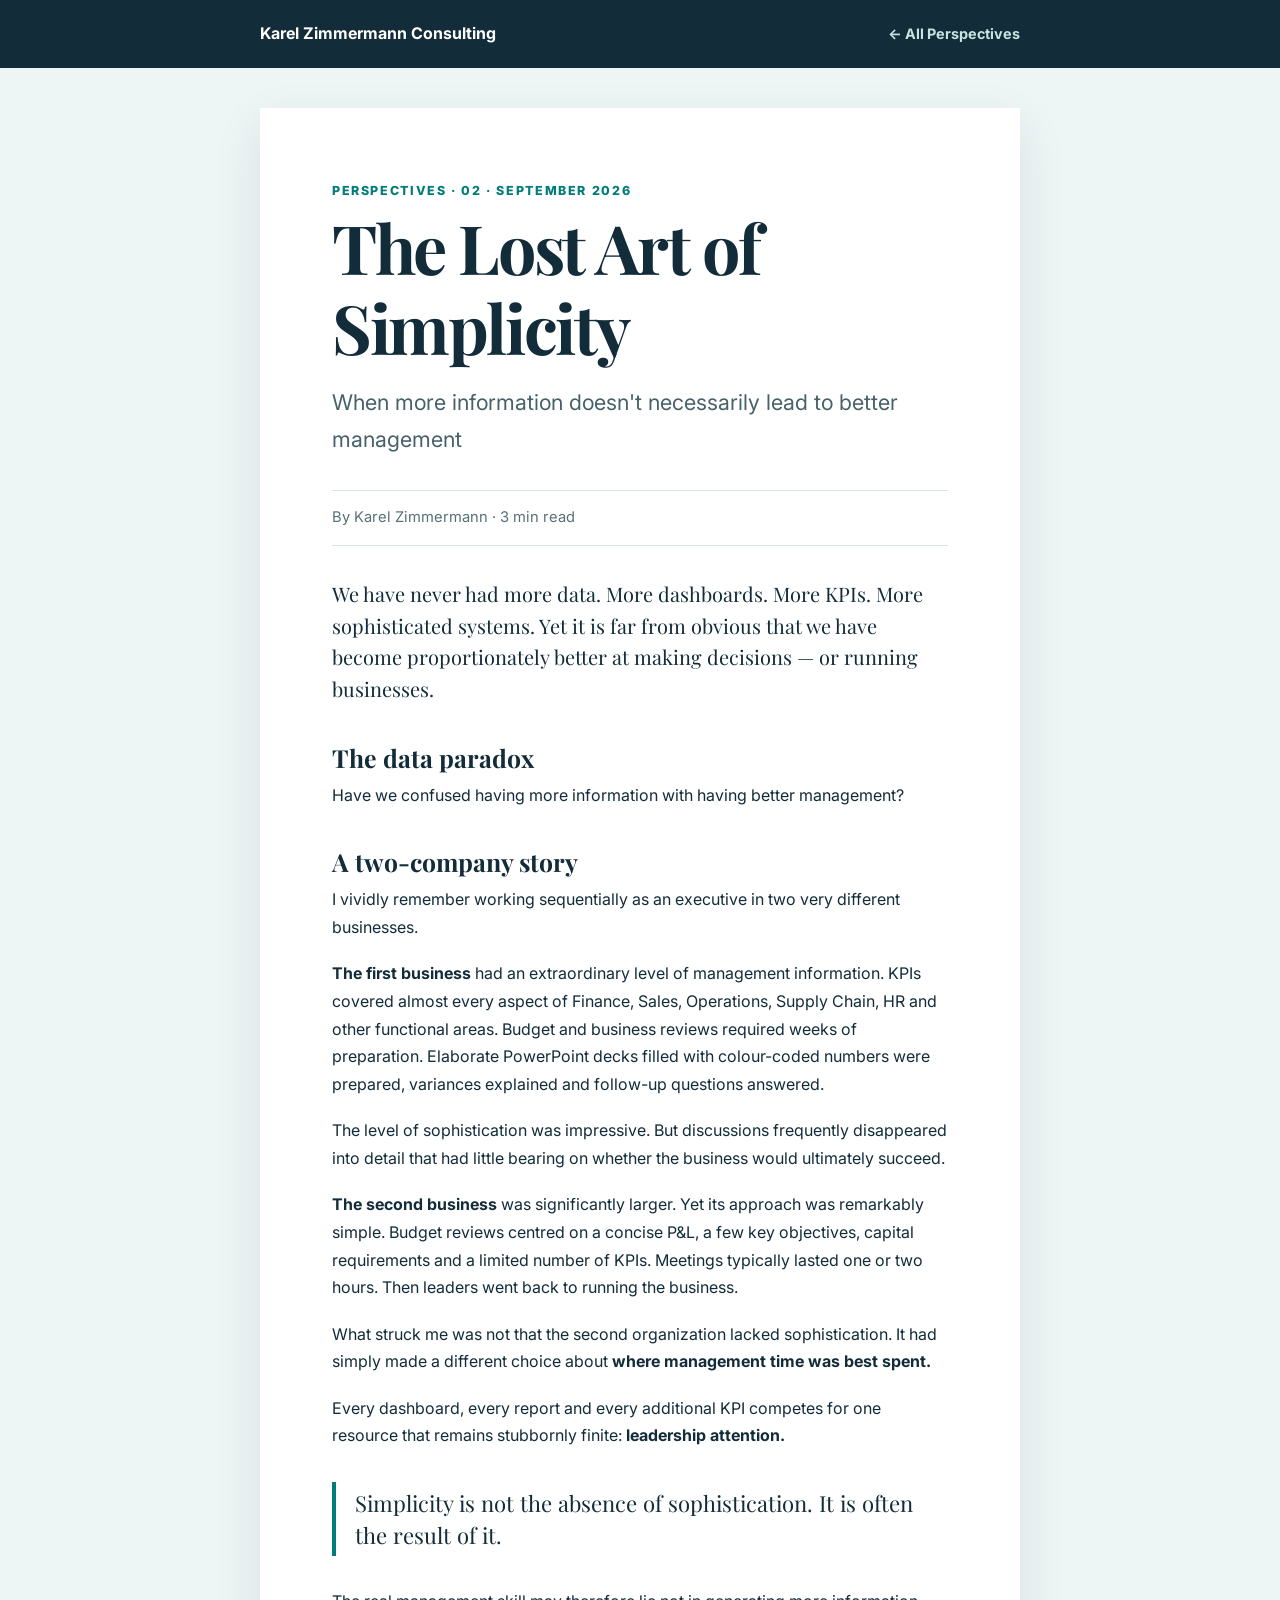
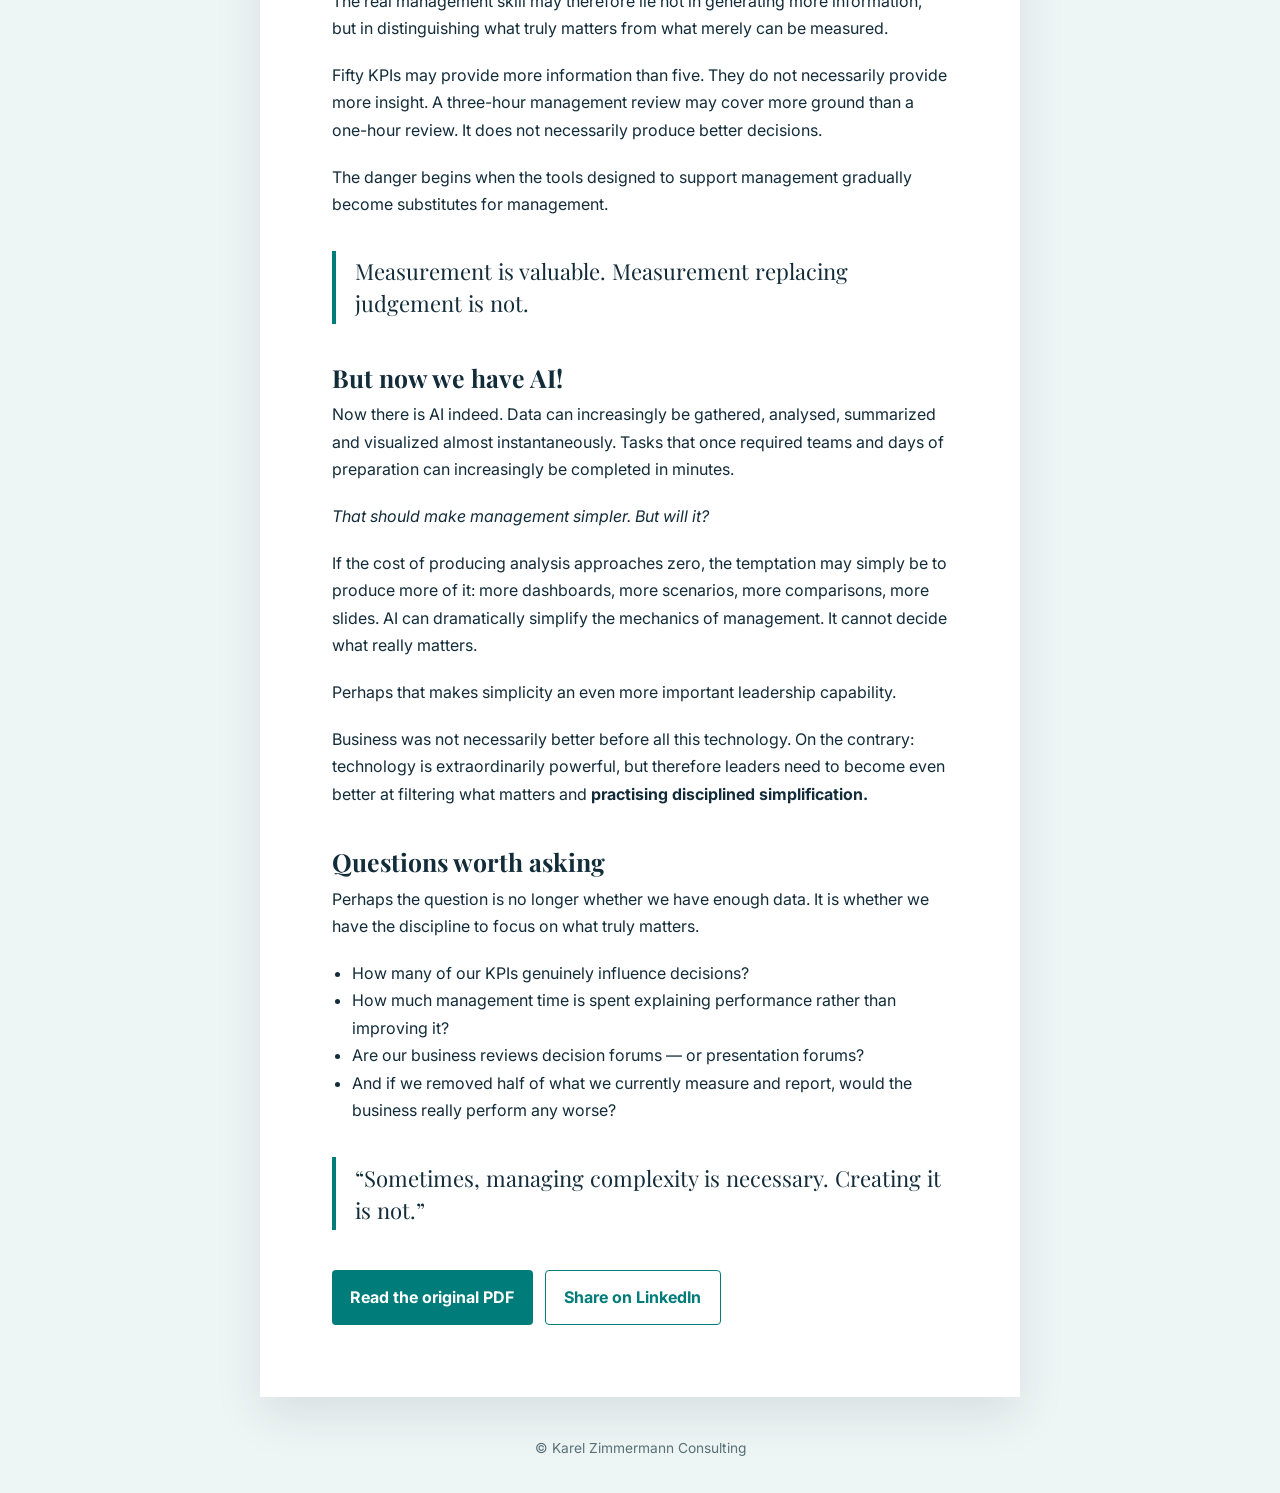
<file: perspectives/the-lost-art-of-simplicity.html>
<!DOCTYPE html>
<html lang="en">
<head>
<meta charset="UTF-8">
<meta name="viewport" content="width=device-width, initial-scale=1.0">
<meta name="description" content="Karel Zimmermann Consulting: why leadership attention, judgment and disciplined simplification matter.">
<title>The Lost Art of Simplicity | Karel Zimmermann Consulting</title>
<link rel="canonical" href="https://www.karelzimmermannconsulting.com/perspectives/the-lost-art-of-simplicity.html">
<meta property="og:title" content="The Lost Art of Simplicity">
<meta property="og:description" content="When more information doesn't necessarily lead to better management. A perspective by Karel Zimmermann.">
<meta property="og:url" content="https://www.karelzimmermannconsulting.com/perspectives/the-lost-art-of-simplicity.html">
<meta property="og:type" content="article">
<meta property="og:image" content="https://www.karelzimmermannconsulting.com/perspectives/kz-perspectives-02-the-lost-art-of-simplicity-linkedin.png">
<meta property="og:image:alt" content="Perspectives 02 — The Lost Art of Simplicity">
<meta property="article:published_time" content="2026-09-17">
<meta name="twitter:card" content="summary_large_image">
<link rel="preconnect" href="https://fonts.googleapis.com">
<link rel="preconnect" href="https://fonts.gstatic.com" crossorigin>
<link href="https://fonts.googleapis.com/css2?family=Inter:wght@400;500;600;700;800&family=Playfair+Display:ital,wght@0,600;0,700;1,600&display=swap" rel="stylesheet">
<link rel="icon" type="image/png" href="../favicon.png">
<style>
:root{--ink:#132c3a;--teal:#007c7a;--mist:#eef5f5;--line:#d8e5e5;--paper:#fff}*{box-sizing:border-box}body{margin:0;background:var(--mist);color:var(--ink);font-family:Inter,Arial,sans-serif;line-height:1.72}.topbar{background:var(--ink);color:white}.topbar-inner,.article{width:min(100% - 40px,760px);margin:0 auto}.topbar-inner{min-height:68px;display:flex;align-items:center;justify-content:space-between;gap:24px}.brand,.back{color:white;text-decoration:none;font-weight:700}.back{color:#c7e3e2;font-size:.9rem}.article{background:var(--paper);margin-top:40px;margin-bottom:40px;padding:clamp(28px,7vw,72px);box-shadow:0 18px 45px rgba(19,44,58,.1)}.eyebrow{color:var(--teal);font-size:.78rem;font-weight:800;letter-spacing:.13em;text-transform:uppercase}h1,h2{font-family:'Playfair Display',Georgia,serif;line-height:1.18}h1{font-size:clamp(2.25rem,6vw,4.25rem);margin:.35rem 0 1rem;letter-spacing:-.035em}h2{font-size:1.55rem;margin:2.4rem 0 .6rem}.dek{font-size:clamp(1.05rem,2.5vw,1.35rem);color:#47616a}.byline{border-top:1px solid var(--line);border-bottom:1px solid var(--line);margin:2rem 0;padding:.9rem 0;color:#587077;font-size:.92rem}.intro{font-family:'Playfair Display',Georgia,serif;font-size:1.25rem;line-height:1.58}p{margin:0 0 1.2rem}.quote{margin:2rem 0;border-left:4px solid var(--teal);padding:.3rem 0 .3rem 1.2rem;font-family:'Playfair Display',Georgia,serif;font-size:1.38rem;line-height:1.45}ul{padding-left:1.25rem}.actions{display:flex;flex-wrap:wrap;gap:12px;margin:2.5rem 0 0}.button{display:inline-flex;align-items:center;justify-content:center;padding:.78rem 1.15rem;border-radius:4px;background:var(--teal);color:white;text-decoration:none;font-weight:700}.button--quiet{background:white;border:1px solid var(--teal);color:var(--teal)}.footer{text-align:center;color:#587077;font-size:.86rem;padding:0 20px 32px}@media(max-width:520px){.topbar-inner{min-height:60px}.brand{font-size:.82rem}.back{font-size:.75rem}.article{margin-top:0}.actions{display:grid}}
</style>
</head>
<body>
<header class="topbar"><div class="topbar-inner"><a class="brand" href="../index.html">Karel Zimmermann Consulting</a><a class="back" href="../index.html#perspectives">← All Perspectives</a></div></header>
<main class="article">
<div class="eyebrow">Perspectives · 02 · September 2026</div>
<h1>The Lost Art of Simplicity</h1>
<p class="dek">When more information doesn't necessarily lead to better management</p>
<div class="byline">By Karel Zimmermann · 3 min read</div>
<p class="intro">We have never had more data. More dashboards. More KPIs. More sophisticated systems. Yet it is far from obvious that we have become proportionately better at making decisions — or running businesses.</p>
<h2>The data paradox</h2>
<p>Have we confused having more information with having better management?</p>
<h2>A two-company story</h2>
<p>I vividly remember working sequentially as an executive in two very different businesses.</p>
<p><strong>The first business</strong> had an extraordinary level of management information. KPIs covered almost every aspect of Finance, Sales, Operations, Supply Chain, HR and other functional areas. Budget and business reviews required weeks of preparation. Elaborate PowerPoint decks filled with colour-coded numbers were prepared, variances explained and follow-up questions answered.</p>
<p>The level of sophistication was impressive. But discussions frequently disappeared into detail that had little bearing on whether the business would ultimately succeed.</p>
<p><strong>The second business</strong> was significantly larger. Yet its approach was remarkably simple. Budget reviews centred on a concise P&amp;L, a few key objectives, capital requirements and a limited number of KPIs. Meetings typically lasted one or two hours. Then leaders went back to running the business.</p>
<p>What struck me was not that the second organization lacked sophistication. It had simply made a different choice about <strong>where management time was best spent.</strong></p>
<p>Every dashboard, every report and every additional KPI competes for one resource that remains stubbornly finite: <strong>leadership attention.</strong></p>
<div class="quote">Simplicity is not the absence of sophistication. It is often the result of it.</div>
<p>The real management skill may therefore lie not in generating more information, but in distinguishing what truly matters from what merely can be measured.</p>
<p>Fifty KPIs may provide more information than five. They do not necessarily provide more insight. A three-hour management review may cover more ground than a one-hour review. It does not necessarily produce better decisions.</p>
<p>The danger begins when the tools designed to support management gradually become substitutes for management.</p>
<div class="quote">Measurement is valuable. Measurement replacing judgement is not.</div>
<h2>But now we have AI!</h2>
<p>Now there is AI indeed. Data can increasingly be gathered, analysed, summarized and visualized almost instantaneously. Tasks that once required teams and days of preparation can increasingly be completed in minutes.</p>
<p><em>That should make management simpler. But will it?</em></p>
<p>If the cost of producing analysis approaches zero, the temptation may simply be to produce more of it: more dashboards, more scenarios, more comparisons, more slides. AI can dramatically simplify the mechanics of management. It cannot decide what really matters.</p>
<p>Perhaps that makes simplicity an even more important leadership capability.</p>
<p>Business was not necessarily better before all this technology. On the contrary: technology is extraordinarily powerful, but therefore leaders need to become even better at filtering what matters and <strong>practising disciplined simplification.</strong></p>
<h2>Questions worth asking</h2>
<p>Perhaps the question is no longer whether we have enough data. It is whether we have the discipline to focus on what truly matters.</p>
<ul><li>How many of our KPIs genuinely influence decisions?</li><li>How much management time is spent explaining performance rather than improving it?</li><li>Are our business reviews decision forums — or presentation forums?</li><li>And if we removed half of what we currently measure and report, would the business really perform any worse?</li></ul>
<div class="quote">“Sometimes, managing complexity is necessary. Creating it is not.”</div>
<div class="actions"><a class="button" href="kz-perspectives-02-the-lost-art-of-simplicity.pdf" target="_blank" rel="noopener noreferrer">Read the original PDF</a><a class="button button--quiet" href="https://www.linkedin.com/sharing/share-offsite/?url=https%3A%2F%2Fwww.karelzimmermannconsulting.com%2Fperspectives%2Fthe-lost-art-of-simplicity.html" target="_blank" rel="noopener noreferrer">Share on LinkedIn</a></div>
</main>
<footer class="footer">© Karel Zimmermann Consulting</footer>
</body>
</html>
</file>
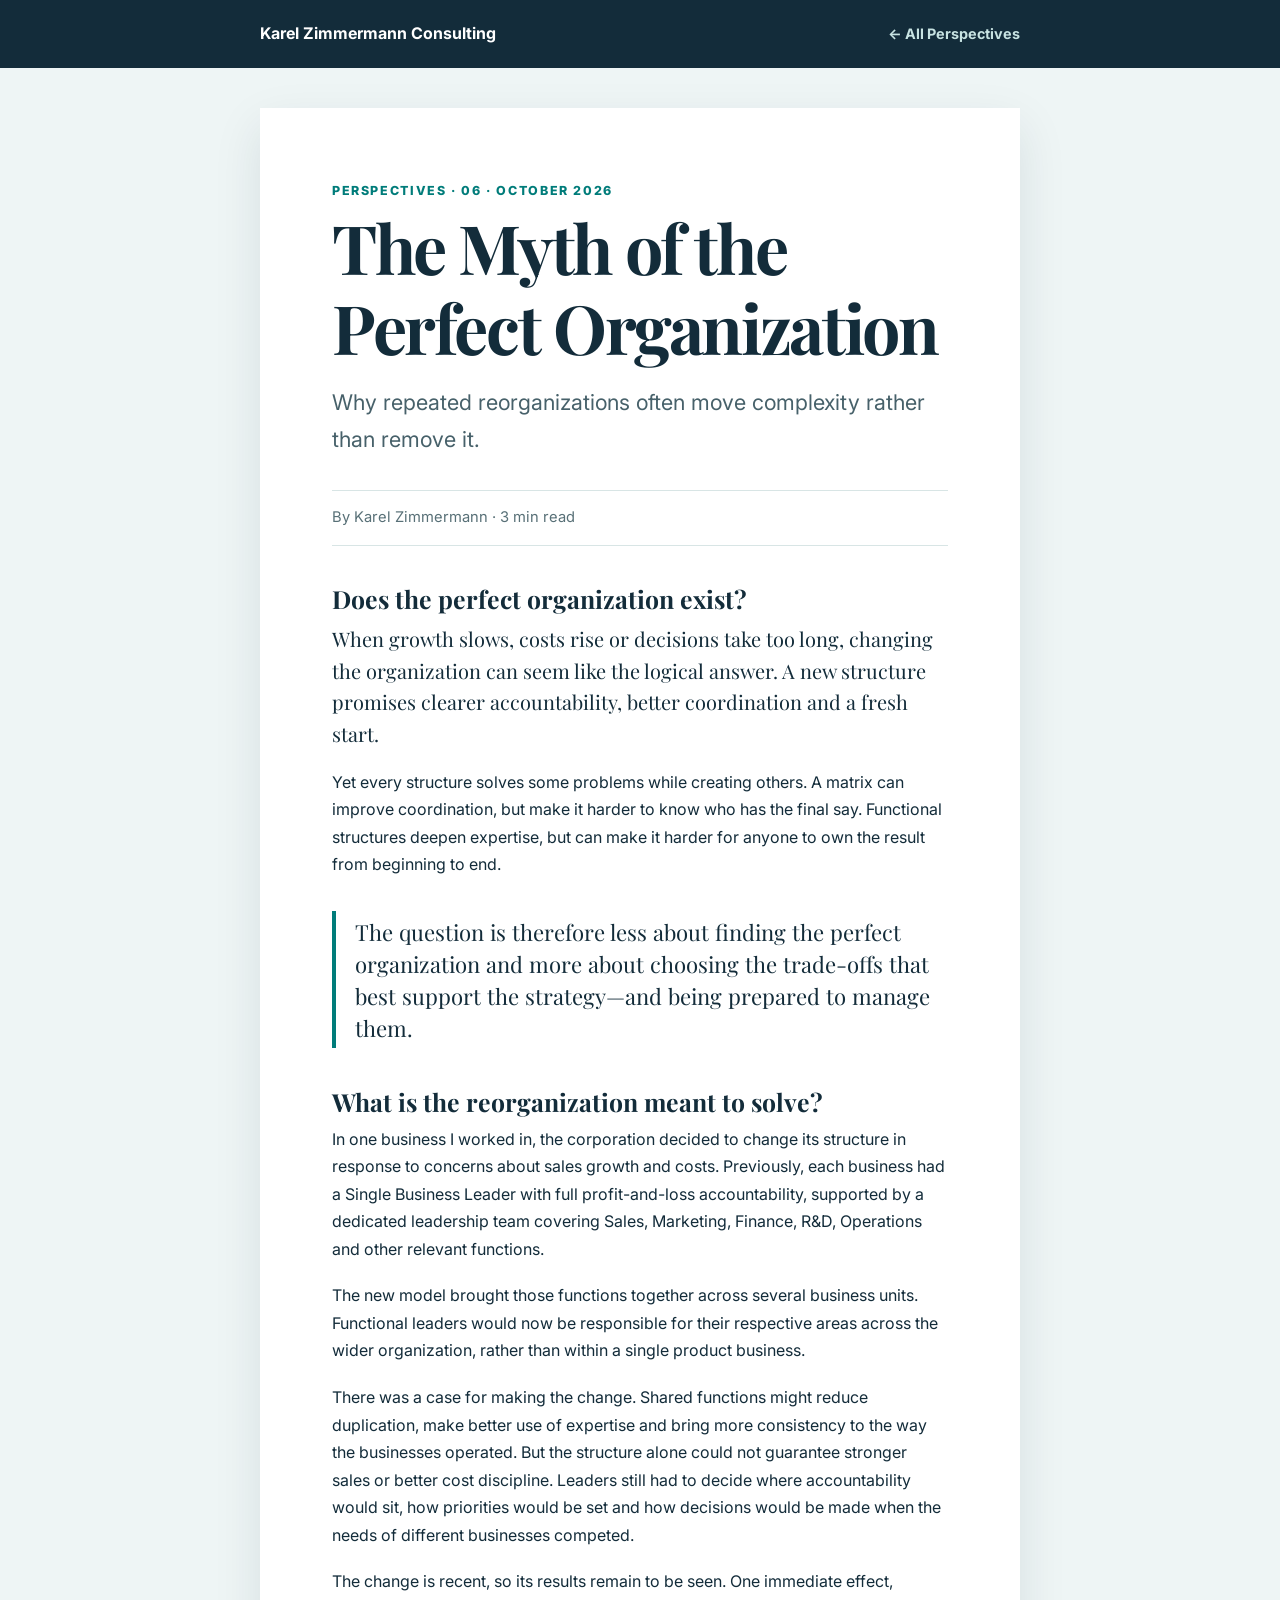
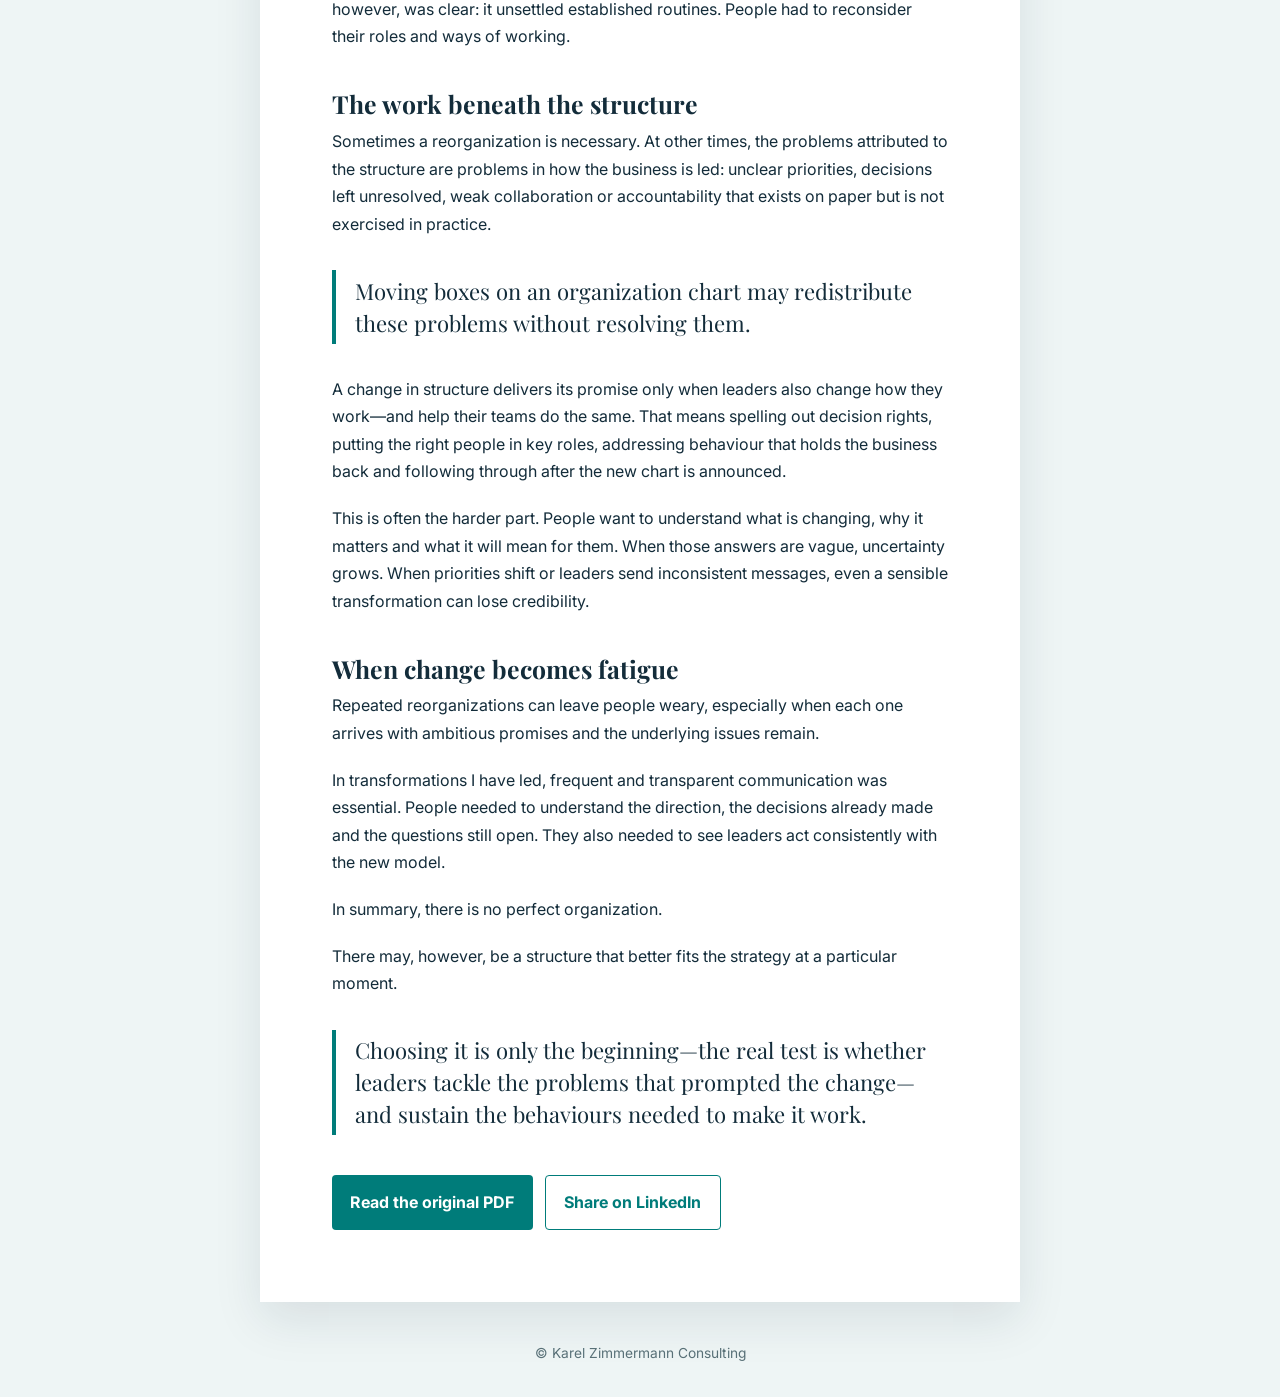
<file: perspectives/the-myth-of-the-perfect-organization.html>
<!DOCTYPE html>
<html lang="en">
<head>
<meta charset="UTF-8">
<meta name="viewport" content="width=device-width, initial-scale=1.0">
<meta name="description" content="Karel Zimmermann Consulting: why repeated reorganizations often move complexity rather than remove it.">
<title>The Myth of the Perfect Organization | Karel Zimmermann Consulting</title>
<link rel="canonical" href="https://www.karelzimmermannconsulting.com/perspectives/the-myth-of-the-perfect-organization.html">
<meta property="og:title" content="The Myth of the Perfect Organization">
<meta property="og:description" content="Why repeated reorganizations often move complexity rather than remove it. A perspective by Karel Zimmermann.">
<meta property="og:url" content="https://www.karelzimmermannconsulting.com/perspectives/the-myth-of-the-perfect-organization.html">
<meta property="og:type" content="article">
<meta property="article:published_time" content="2026-10-12">
<meta name="twitter:card" content="summary_large_image">
<link rel="preconnect" href="https://fonts.googleapis.com">
<link rel="preconnect" href="https://fonts.gstatic.com" crossorigin>
<link href="https://fonts.googleapis.com/css2?family=Inter:wght@400;500;600;700;800&amp;family=Playfair+Display:ital,wght@0,600;0,700;1,600&amp;display=swap" rel="stylesheet">
<link rel="icon" type="image/png" href="../favicon.png">
<style>
:root{--ink:#132c3a;--teal:#007c7a;--mist:#eef5f5;--line:#d8e5e5;--paper:#fff}*{box-sizing:border-box}body{margin:0;background:var(--mist);color:var(--ink);font-family:Inter,Arial,sans-serif;line-height:1.72}.topbar{background:var(--ink);color:white}.topbar-inner,.article{width:min(100% - 40px,760px);margin:0 auto}.topbar-inner{min-height:68px;display:flex;align-items:center;justify-content:space-between;gap:24px}.brand,.back{color:white;text-decoration:none;font-weight:700}.back{color:#c7e3e2;font-size:.9rem}.article{background:var(--paper);margin-top:40px;margin-bottom:40px;padding:clamp(28px,7vw,72px);box-shadow:0 18px 45px rgba(19,44,58,.1)}.eyebrow{color:var(--teal);font-size:.78rem;font-weight:800;letter-spacing:.13em;text-transform:uppercase}h1,h2{font-family:'Playfair Display',Georgia,serif;line-height:1.18}h1{font-size:clamp(2.25rem,6vw,4.25rem);margin:.35rem 0 1rem;letter-spacing:-.035em}h2{font-size:1.55rem;margin:2.4rem 0 .6rem}.dek{font-size:clamp(1.05rem,2.5vw,1.35rem);color:#47616a}.byline{border-top:1px solid var(--line);border-bottom:1px solid var(--line);margin:2rem 0;padding:.9rem 0;color:#587077;font-size:.92rem}.intro{font-family:'Playfair Display',Georgia,serif;font-size:1.25rem;line-height:1.58}p{margin:0 0 1.2rem}.quote{margin:2rem 0;border-left:4px solid var(--teal);padding:.3rem 0 .3rem 1.2rem;font-family:'Playfair Display',Georgia,serif;font-size:1.38rem;line-height:1.45}ul{padding-left:1.25rem}.actions{display:flex;flex-wrap:wrap;gap:12px;margin:2.5rem 0 0}.button{display:inline-flex;align-items:center;justify-content:center;padding:.78rem 1.15rem;border-radius:4px;background:var(--teal);color:white;text-decoration:none;font-weight:700}.button--quiet{background:white;border:1px solid var(--teal);color:var(--teal)}.footer{text-align:center;color:#587077;font-size:.86rem;padding:0 20px 32px}@media(max-width:520px){.topbar-inner{min-height:60px}.brand{font-size:.82rem}.back{font-size:.75rem}.article{margin-top:0}.actions{display:grid}}
</style>
</head>
<body>
<header class="topbar"><div class="topbar-inner"><a class="brand" href="../index.html">Karel Zimmermann Consulting</a><a class="back" href="../index.html#perspectives">← All Perspectives</a></div></header>
<main class="article">
<div class="eyebrow">Perspectives · 06 · October 2026</div>
<h1>The Myth of the Perfect Organization</h1>
<p class="dek">Why repeated reorganizations often move complexity rather than remove it.</p>
<div class="byline">By Karel Zimmermann · 3 min read</div>
<h2>Does the perfect organization exist?</h2>
<p class="intro">When growth slows, costs rise or decisions take too long, changing the organization can seem like the logical answer. A new structure promises clearer accountability, better coordination and a fresh start.</p>
<p>Yet every structure solves some problems while creating others. A matrix can improve coordination, but make it harder to know who has the final say. Functional structures deepen expertise, but can make it harder for anyone to own the result from beginning to end.</p>
<div class="quote">The question is therefore less about finding the perfect organization and more about choosing the trade-offs that best support the strategy—and being prepared to manage them.</div>
<h2>What is the reorganization meant to solve?</h2>
<p>In one business I worked in, the corporation decided to change its structure in response to concerns about sales growth and costs. Previously, each business had a Single Business Leader with full profit-and-loss accountability, supported by a dedicated leadership team covering Sales, Marketing, Finance, R&amp;D, Operations and other relevant functions.</p>
<p>The new model brought those functions together across several business units. Functional leaders would now be responsible for their respective areas across the wider organization, rather than within a single product business.</p>
<p>There was a case for making the change. Shared functions might reduce duplication, make better use of expertise and bring more consistency to the way the businesses operated. But the structure alone could not guarantee stronger sales or better cost discipline. Leaders still had to decide where accountability would sit, how priorities would be set and how decisions would be made when the needs of different businesses competed.</p>
<p>The change is recent, so its results remain to be seen. One immediate effect, however, was clear: it unsettled established routines. People had to reconsider their roles and ways of working.</p>
<h2>The work beneath the structure</h2>
<p>Sometimes a reorganization is necessary. At other times, the problems attributed to the structure are problems in how the business is led: unclear priorities, decisions left unresolved, weak collaboration or accountability that exists on paper but is not exercised in practice.</p>
<div class="quote">Moving boxes on an organization chart may redistribute these problems without resolving them.</div>
<p>A change in structure delivers its promise only when leaders also change how they work—and help their teams do the same. That means spelling out decision rights, putting the right people in key roles, addressing behaviour that holds the business back and following through after the new chart is announced.</p>
<p>This is often the harder part. People want to understand what is changing, why it matters and what it will mean for them. When those answers are vague, uncertainty grows. When priorities shift or leaders send inconsistent messages, even a sensible transformation can lose credibility.</p>
<h2>When change becomes fatigue</h2>
<p>Repeated reorganizations can leave people weary, especially when each one arrives with ambitious promises and the underlying issues remain.</p>
<p>In transformations I have led, frequent and transparent communication was essential. People needed to understand the direction, the decisions already made and the questions still open. They also needed to see leaders act consistently with the new model.</p>
<p>In summary, there is no perfect organization.</p>
<p>There may, however, be a structure that better fits the strategy at a particular moment.</p>
<div class="quote">Choosing it is only the beginning—the real test is whether leaders tackle the problems that prompted the change—and sustain the behaviours needed to make it work.</div>
<div class="actions"><a class="button" href="kz-perspectives-06-the-myth-of-the-perfect-organization.pdf" target="_blank" rel="noopener noreferrer">Read the original PDF</a><a class="button button--quiet" href="https://www.linkedin.com/sharing/share-offsite/?url=https%3A%2F%2Fwww.karelzimmermannconsulting.com%2Fperspectives%2Fthe-myth-of-the-perfect-organization.html" target="_blank" rel="noopener noreferrer">Share on LinkedIn</a></div>
</main>
<footer class="footer">© Karel Zimmermann Consulting</footer>
</body>
</html>
</file>
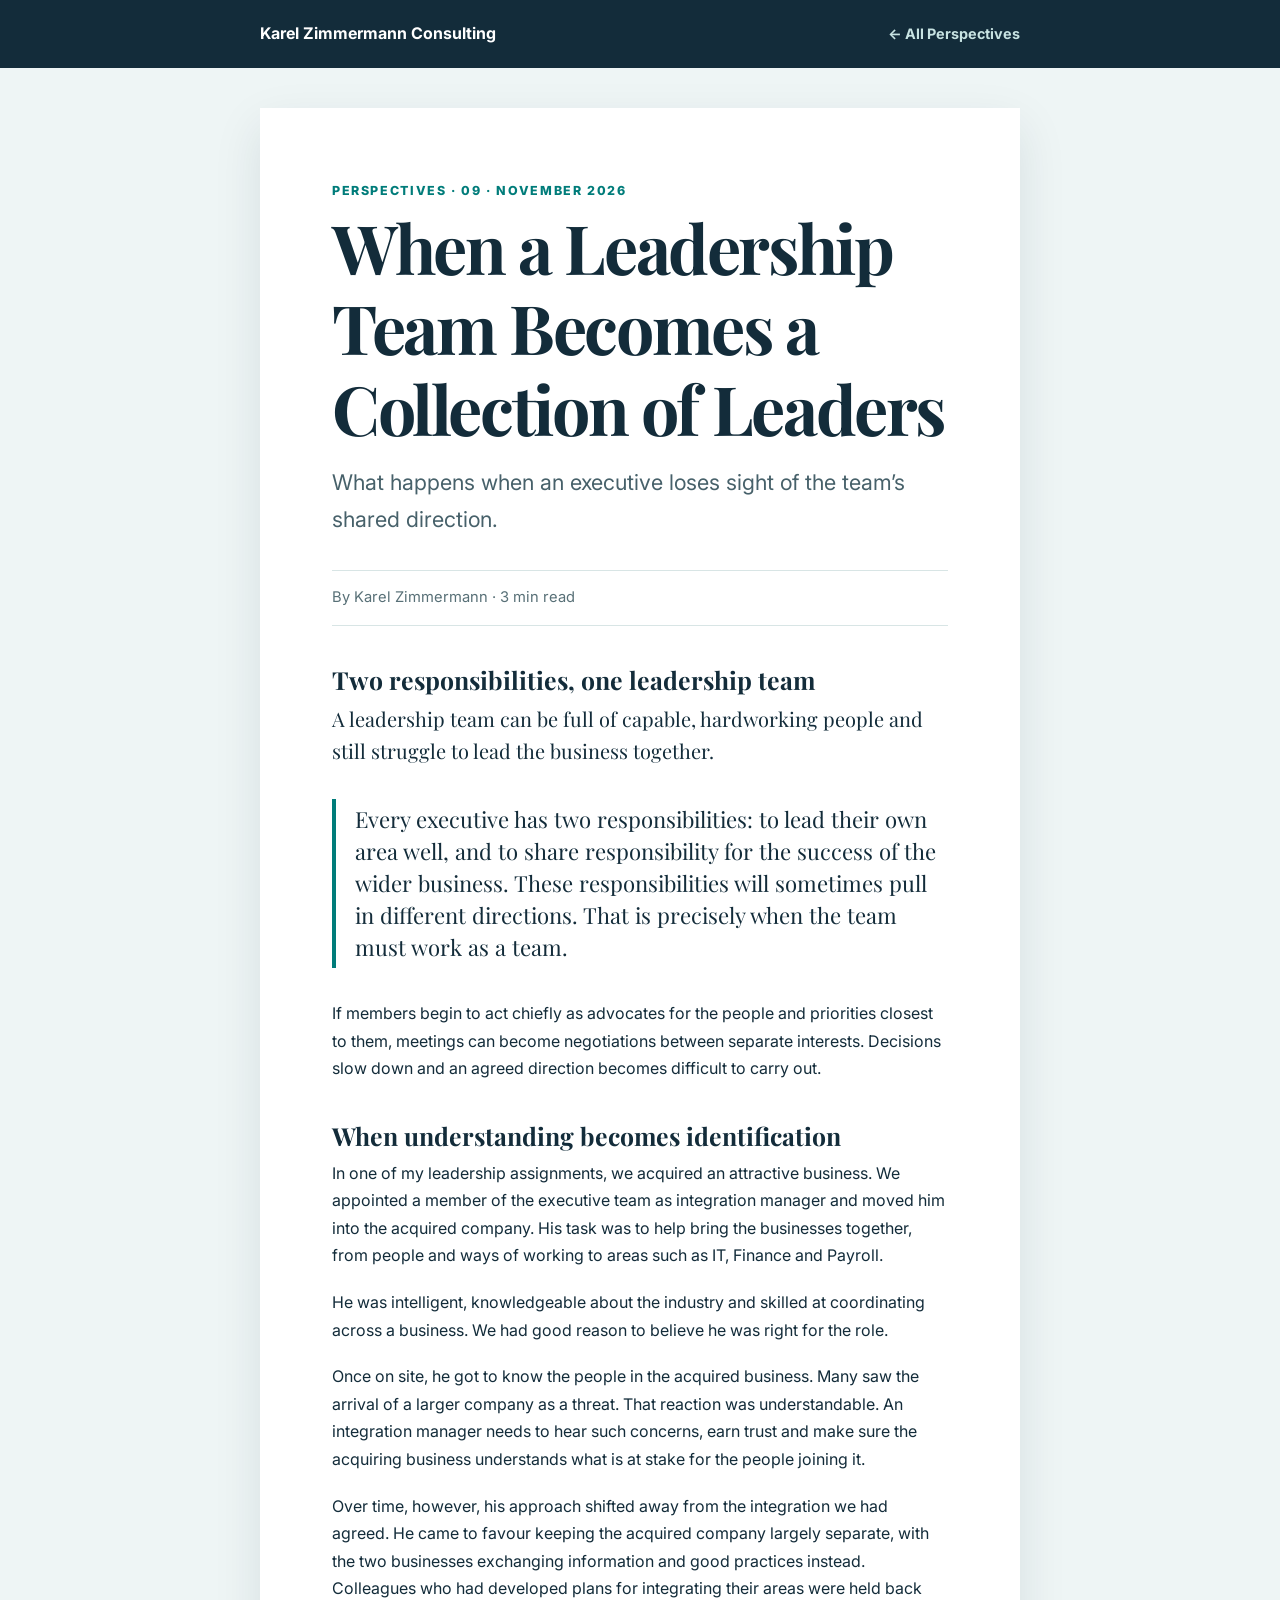
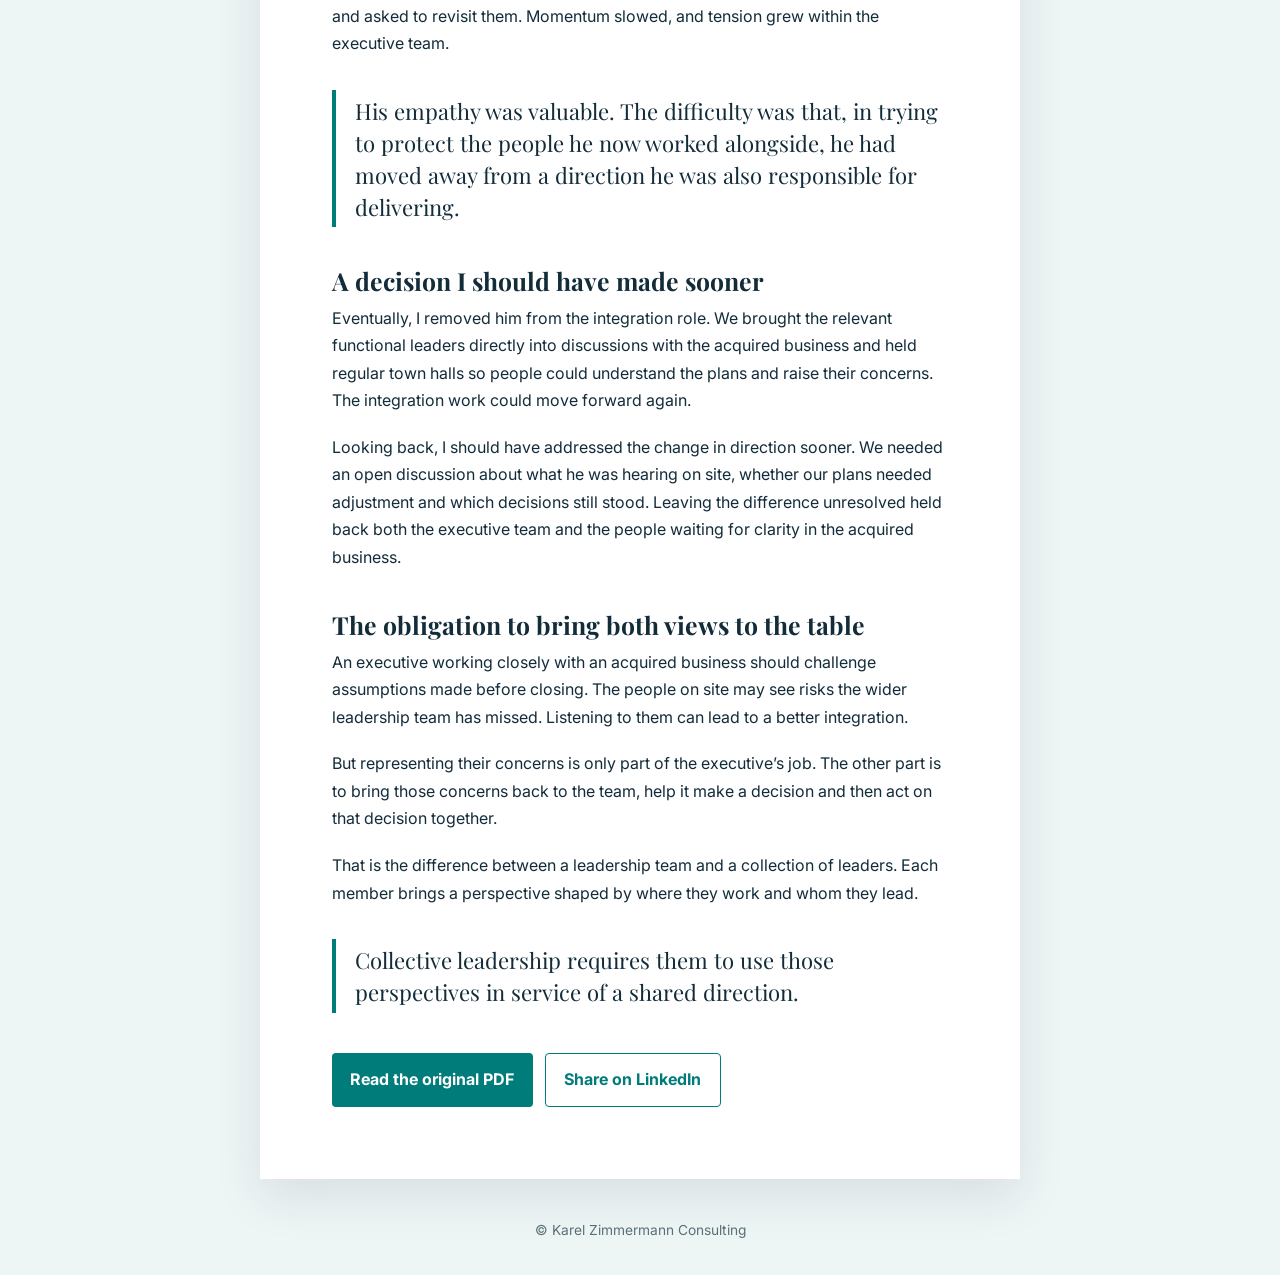
<file: perspectives/when-a-leadership-team-becomes-a-collection-of-leaders.html>
<!DOCTYPE html>
<html lang="en">
<head>
<meta charset="UTF-8">
<meta name="viewport" content="width=device-width, initial-scale=1.0">
<meta name="description" content="Karel Zimmermann Consulting: What happens when an executive loses sight of the team’s shared direction.">
<title>When a Leadership Team Becomes a Collection of Leaders | Karel Zimmermann Consulting</title>
<link rel="canonical" href="https://www.karelzimmermannconsulting.com/perspectives/when-a-leadership-team-becomes-a-collection-of-leaders.html">
<meta property="og:title" content="When a Leadership Team Becomes a Collection of Leaders">
<meta property="og:description" content="What happens when an executive loses sight of the team’s shared direction. A perspective by Karel Zimmermann.">
<meta property="og:url" content="https://www.karelzimmermannconsulting.com/perspectives/when-a-leadership-team-becomes-a-collection-of-leaders.html">
<meta property="og:type" content="article">
<meta property="article:published_time" content="2026-11-16">
<meta name="twitter:card" content="summary_large_image">
<link rel="preconnect" href="https://fonts.googleapis.com">
<link rel="preconnect" href="https://fonts.gstatic.com" crossorigin>
<link href="https://fonts.googleapis.com/css2?family=Inter:wght@400;500;600;700;800&amp;family=Playfair+Display:ital,wght@0,600;0,700;1,600&amp;display=swap" rel="stylesheet">
<link rel="icon" type="image/png" href="../favicon.png">
<style>
:root{--ink:#132c3a;--teal:#007c7a;--mist:#eef5f5;--line:#d8e5e5;--paper:#fff}*{box-sizing:border-box}body{margin:0;background:var(--mist);color:var(--ink);font-family:Inter,Arial,sans-serif;line-height:1.72}.topbar{background:var(--ink);color:white}.topbar-inner,.article{width:min(100% - 40px,760px);margin:0 auto}.topbar-inner{min-height:68px;display:flex;align-items:center;justify-content:space-between;gap:24px}.brand,.back{color:white;text-decoration:none;font-weight:700}.back{color:#c7e3e2;font-size:.9rem}.article{background:var(--paper);margin-top:40px;margin-bottom:40px;padding:clamp(28px,7vw,72px);box-shadow:0 18px 45px rgba(19,44,58,.1)}.eyebrow{color:var(--teal);font-size:.78rem;font-weight:800;letter-spacing:.13em;text-transform:uppercase}h1,h2{font-family:'Playfair Display',Georgia,serif;line-height:1.18}h1{font-size:clamp(2.25rem,6vw,4.25rem);margin:.35rem 0 1rem;letter-spacing:-.035em}h2{font-size:1.55rem;margin:2.4rem 0 .6rem}.dek{font-size:clamp(1.05rem,2.5vw,1.35rem);color:#47616a}.byline{border-top:1px solid var(--line);border-bottom:1px solid var(--line);margin:2rem 0;padding:.9rem 0;color:#587077;font-size:.92rem}.intro{font-family:'Playfair Display',Georgia,serif;font-size:1.25rem;line-height:1.58}p{margin:0 0 1.2rem}.quote{margin:2rem 0;border-left:4px solid var(--teal);padding:.3rem 0 .3rem 1.2rem;font-family:'Playfair Display',Georgia,serif;font-size:1.38rem;line-height:1.45}ul{padding-left:1.25rem}.actions{display:flex;flex-wrap:wrap;gap:12px;margin:2.5rem 0 0}.button{display:inline-flex;align-items:center;justify-content:center;padding:.78rem 1.15rem;border-radius:4px;background:var(--teal);color:white;text-decoration:none;font-weight:700}.button--quiet{background:white;border:1px solid var(--teal);color:var(--teal)}.footer{text-align:center;color:#587077;font-size:.86rem;padding:0 20px 32px}@media(max-width:520px){.topbar-inner{min-height:60px}.brand{font-size:.82rem}.back{font-size:.75rem}.article{margin-top:0}.actions{display:grid}}
</style>
</head>
<body>
<header class="topbar"><div class="topbar-inner"><a class="brand" href="../index.html">Karel Zimmermann Consulting</a><a class="back" href="../index.html#perspectives">← All Perspectives</a></div></header>
<main class="article">
<div class="eyebrow">Perspectives · 09 · November 2026</div>
<h1>When a Leadership Team Becomes a Collection of Leaders</h1>
<p class="dek">What happens when an executive loses sight of the team’s shared direction.</p>
<div class="byline">By Karel Zimmermann · 3 min read</div>
<h2>Two responsibilities, one leadership team</h2>
<p class="intro">A leadership team can be full of capable, hardworking people and still struggle to lead the business together.</p>
<div class="quote">Every executive has two responsibilities: to lead their own area well, and to share responsibility for the success of the wider business. These responsibilities will sometimes pull in different directions. That is precisely when the team must work as a team.</div>
<p>If members begin to act chiefly as advocates for the people and priorities closest to them, meetings can become negotiations between separate interests. Decisions slow down and an agreed direction becomes difficult to carry out.</p>
<h2>When understanding becomes identification</h2>
<p>In one of my leadership assignments, we acquired an attractive business. We appointed a member of the executive team as integration manager and moved him into the acquired company. His task was to help bring the businesses together, from people and ways of working to areas such as IT, Finance and Payroll.</p>
<p>He was intelligent, knowledgeable about the industry and skilled at coordinating across a business. We had good reason to believe he was right for the role.</p>
<p>Once on site, he got to know the people in the acquired business. Many saw the arrival of a larger company as a threat. That reaction was understandable. An integration manager needs to hear such concerns, earn trust and make sure the acquiring business understands what is at stake for the people joining it.</p>
<p>Over time, however, his approach shifted away from the integration we had agreed. He came to favour keeping the acquired company largely separate, with the two businesses exchanging information and good practices instead. Colleagues who had developed plans for integrating their areas were held back and asked to revisit them. Momentum slowed, and tension grew within the executive team.</p>
<div class="quote">His empathy was valuable. The difficulty was that, in trying to protect the people he now worked alongside, he had moved away from a direction he was also responsible for delivering.</div>
<h2>A decision I should have made sooner</h2>
<p>Eventually, I removed him from the integration role. We brought the relevant functional leaders directly into discussions with the acquired business and held regular town halls so people could understand the plans and raise their concerns. The integration work could move forward again.</p>
<p>Looking back, I should have addressed the change in direction sooner. We needed an open discussion about what he was hearing on site, whether our plans needed adjustment and which decisions still stood. Leaving the difference unresolved held back both the executive team and the people waiting for clarity in the acquired business.</p>
<h2>The obligation to bring both views to the table</h2>
<p>An executive working closely with an acquired business should challenge assumptions made before closing. The people on site may see risks the wider leadership team has missed. Listening to them can lead to a better integration.</p>
<p>But representing their concerns is only part of the executive’s job. The other part is to bring those concerns back to the team, help it make a decision and then act on that decision together.</p>
<p>That is the difference between a leadership team and a collection of leaders. Each member brings a perspective shaped by where they work and whom they lead.</p>
<div class="quote">Collective leadership requires them to use those perspectives in service of a shared direction.</div>
<div class="actions"><a class="button" href="kz-perspectives-09-when-a-leadership-team-becomes-a-collection-of-leaders.pdf" target="_blank" rel="noopener noreferrer">Read the original PDF</a><a class="button button--quiet" href="https://www.linkedin.com/sharing/share-offsite/?url=https%3A%2F%2Fwww.karelzimmermannconsulting.com%2Fperspectives%2Fwhen-a-leadership-team-becomes-a-collection-of-leaders.html" target="_blank" rel="noopener noreferrer">Share on LinkedIn</a></div>
</main>
<footer class="footer">© Karel Zimmermann Consulting</footer>
</body>
</html>
</file>
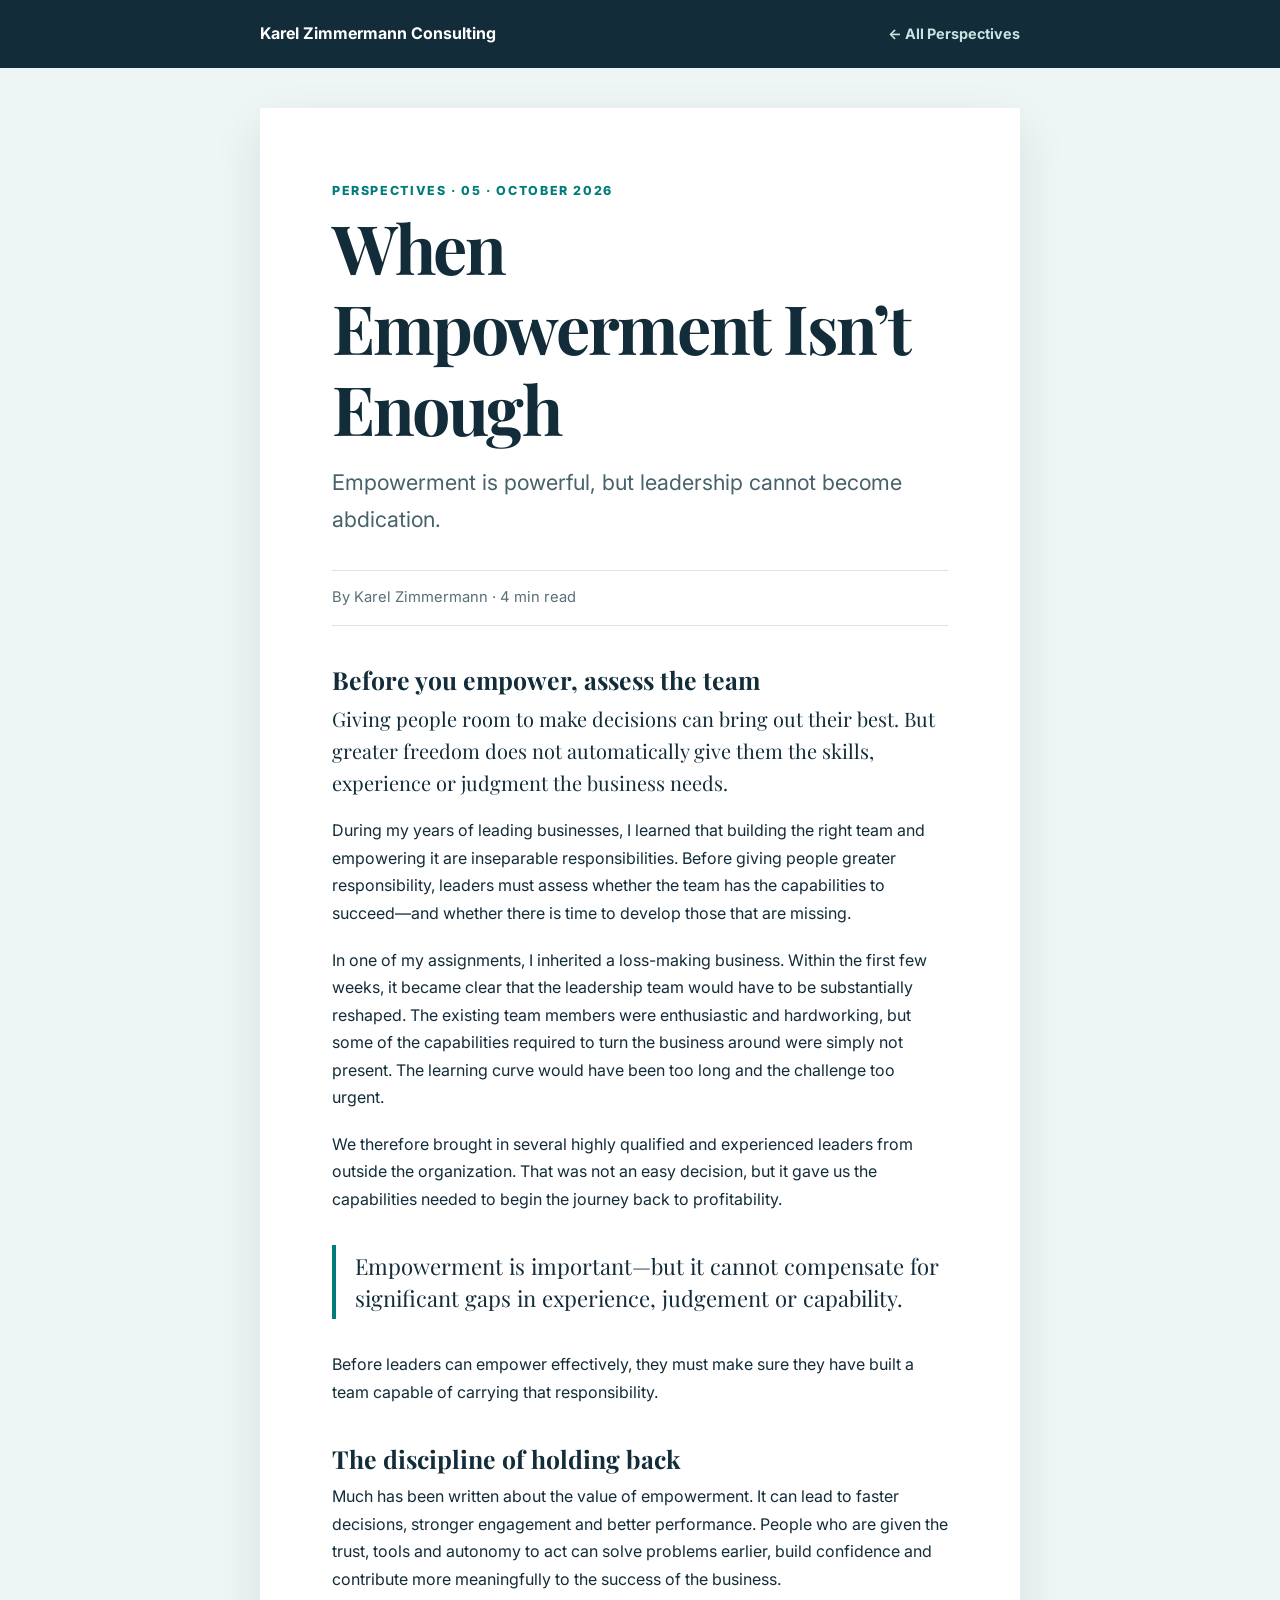
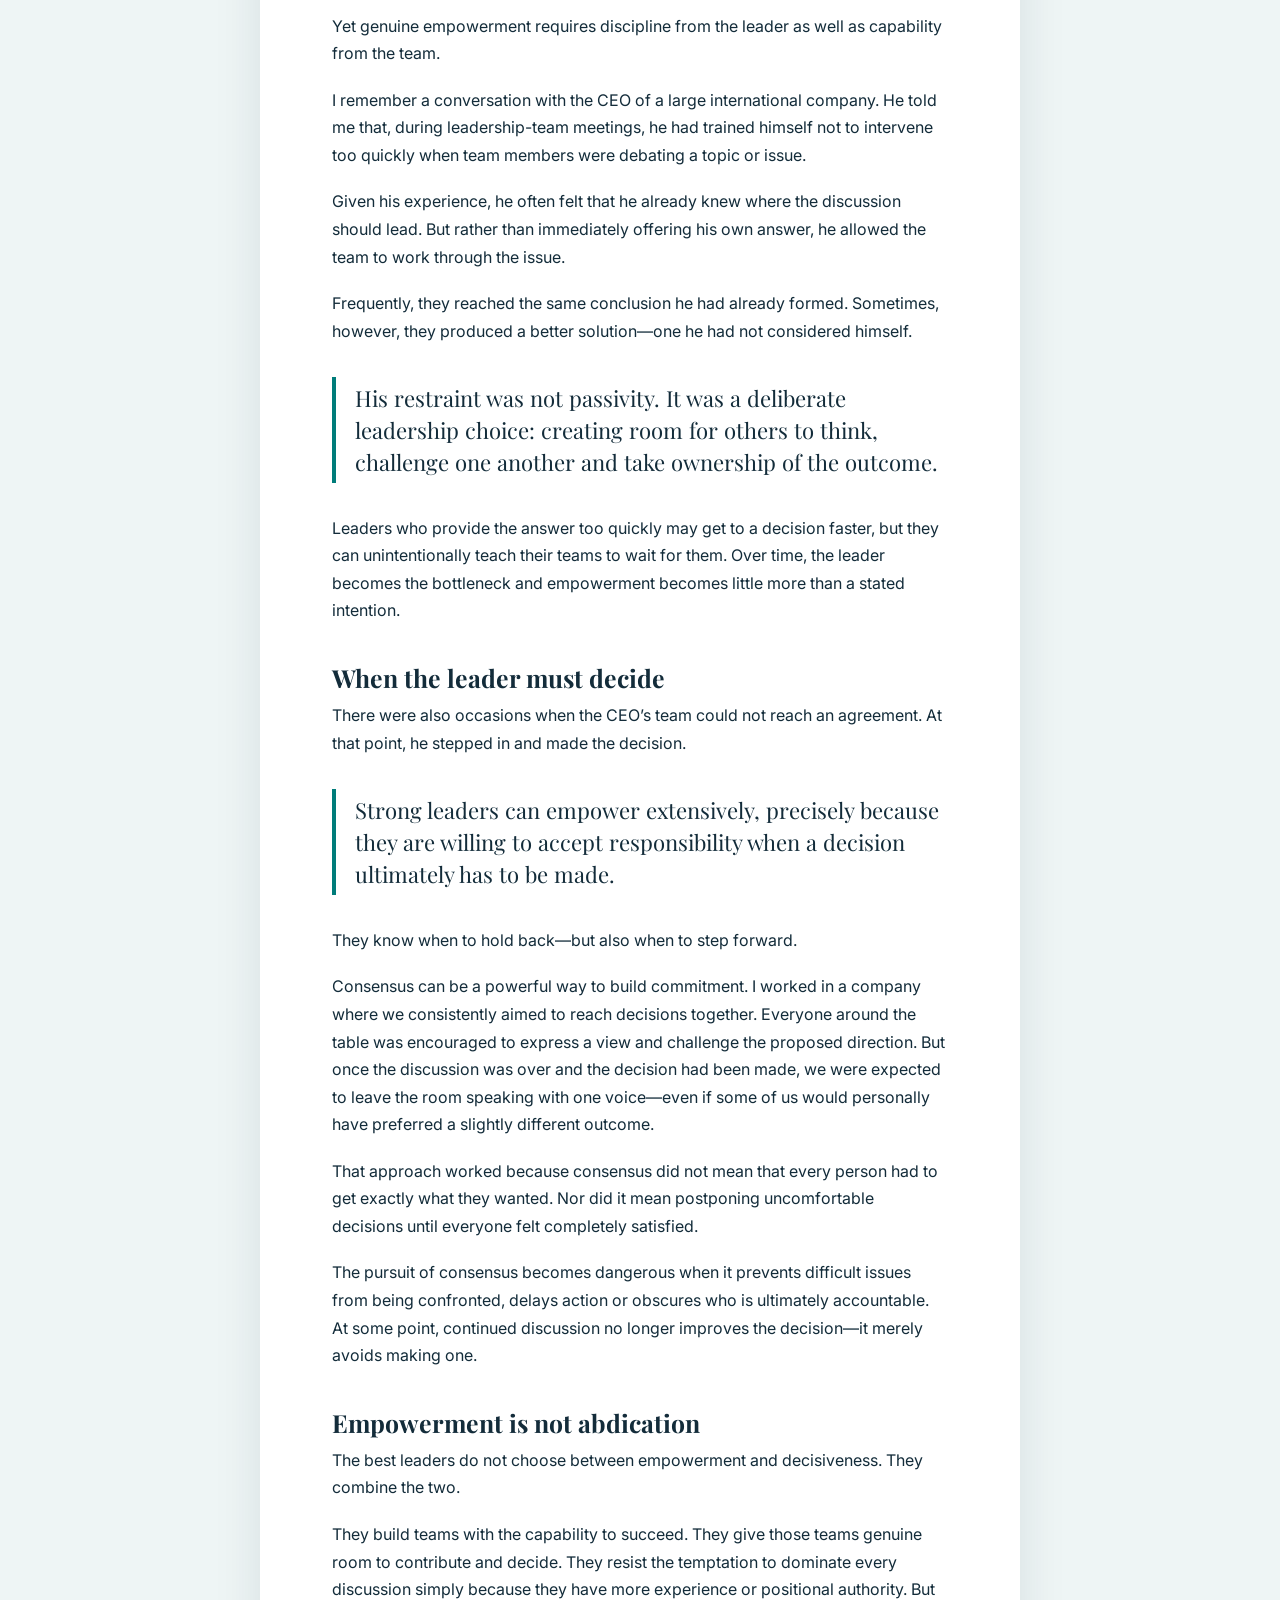
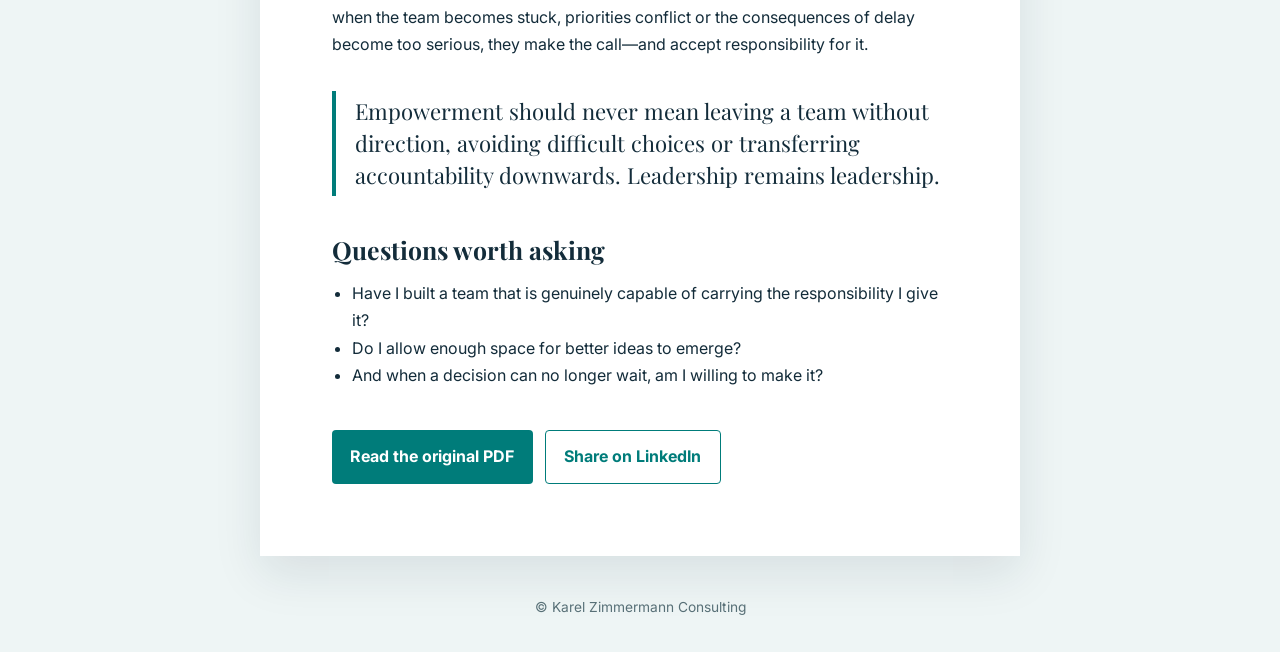
<file: perspectives/when-empowerment-isnt-enough.html>
<!DOCTYPE html>
<html lang="en">
<head>
<meta charset="UTF-8">
<meta name="viewport" content="width=device-width, initial-scale=1.0">
<meta name="description" content="Karel Zimmermann Consulting: why empowerment needs capable teams, leader restraint and decisive accountability.">
<title>When Empowerment Isn&rsquo;t Enough | Karel Zimmermann Consulting</title>
<link rel="canonical" href="https://www.karelzimmermannconsulting.com/perspectives/when-empowerment-isnt-enough.html">
<meta property="og:title" content="When Empowerment Isn&rsquo;t Enough">
<meta property="og:description" content="Why empowerment needs capable teams, leader restraint and the willingness to decide when consensus runs out. A perspective by Karel Zimmermann.">
<meta property="og:url" content="https://www.karelzimmermannconsulting.com/perspectives/when-empowerment-isnt-enough.html">
<meta property="og:type" content="article">
<meta property="article:published_time" content="2026-10-05">
<meta name="twitter:card" content="summary_large_image">
<link rel="preconnect" href="https://fonts.googleapis.com">
<link rel="preconnect" href="https://fonts.gstatic.com" crossorigin>
<link href="https://fonts.googleapis.com/css2?family=Inter:wght@400;500;600;700;800&amp;family=Playfair+Display:ital,wght@0,600;0,700;1,600&amp;display=swap" rel="stylesheet">
<link rel="icon" type="image/png" href="../favicon.png">
<style>
:root{--ink:#132c3a;--teal:#007c7a;--mist:#eef5f5;--line:#d8e5e5;--paper:#fff}*{box-sizing:border-box}body{margin:0;background:var(--mist);color:var(--ink);font-family:Inter,Arial,sans-serif;line-height:1.72}.topbar{background:var(--ink);color:white}.topbar-inner,.article{width:min(100% - 40px,760px);margin:0 auto}.topbar-inner{min-height:68px;display:flex;align-items:center;justify-content:space-between;gap:24px}.brand,.back{color:white;text-decoration:none;font-weight:700}.back{color:#c7e3e2;font-size:.9rem}.article{background:var(--paper);margin-top:40px;margin-bottom:40px;padding:clamp(28px,7vw,72px);box-shadow:0 18px 45px rgba(19,44,58,.1)}.eyebrow{color:var(--teal);font-size:.78rem;font-weight:800;letter-spacing:.13em;text-transform:uppercase}h1,h2{font-family:'Playfair Display',Georgia,serif;line-height:1.18}h1{font-size:clamp(2.25rem,6vw,4.25rem);margin:.35rem 0 1rem;letter-spacing:-.035em}h2{font-size:1.55rem;margin:2.4rem 0 .6rem}.dek{font-size:clamp(1.05rem,2.5vw,1.35rem);color:#47616a}.byline{border-top:1px solid var(--line);border-bottom:1px solid var(--line);margin:2rem 0;padding:.9rem 0;color:#587077;font-size:.92rem}.intro{font-family:'Playfair Display',Georgia,serif;font-size:1.25rem;line-height:1.58}p{margin:0 0 1.2rem}.quote{margin:2rem 0;border-left:4px solid var(--teal);padding:.3rem 0 .3rem 1.2rem;font-family:'Playfair Display',Georgia,serif;font-size:1.38rem;line-height:1.45}ul{padding-left:1.25rem}.actions{display:flex;flex-wrap:wrap;gap:12px;margin:2.5rem 0 0}.button{display:inline-flex;align-items:center;justify-content:center;padding:.78rem 1.15rem;border-radius:4px;background:var(--teal);color:white;text-decoration:none;font-weight:700}.button--quiet{background:white;border:1px solid var(--teal);color:var(--teal)}.footer{text-align:center;color:#587077;font-size:.86rem;padding:0 20px 32px}@media(max-width:520px){.topbar-inner{min-height:60px}.brand{font-size:.82rem}.back{font-size:.75rem}.article{margin-top:0}.actions{display:grid}}
</style>
</head>
<body>
<header class="topbar"><div class="topbar-inner"><a class="brand" href="../index.html">Karel Zimmermann Consulting</a><a class="back" href="../index.html#perspectives">← All Perspectives</a></div></header>
<main class="article">
<div class="eyebrow">Perspectives · 05 · October 2026</div>
<h1>When Empowerment Isn&rsquo;t Enough</h1>
<p class="dek">Empowerment is powerful, but leadership cannot become abdication.</p>
<div class="byline">By Karel Zimmermann · 4 min read</div>
<h2>Before you empower, assess the team</h2>
<p class="intro">Giving people room to make decisions can bring out their best. But greater freedom does not automatically give them the skills, experience or judgment the business needs.</p>
<p>During my years of leading businesses, I learned that building the right team and empowering it are inseparable responsibilities. Before giving people greater responsibility, leaders must assess whether the team has the capabilities to succeed—and whether there is time to develop those that are missing.</p>
<p>In one of my assignments, I inherited a loss-making business. Within the first few weeks, it became clear that the leadership team would have to be substantially reshaped. The existing team members were enthusiastic and hardworking, but some of the capabilities required to turn the business around were simply not present. The learning curve would have been too long and the challenge too urgent.</p>
<p>We therefore brought in several highly qualified and experienced leaders from outside the organization. That was not an easy decision, but it gave us the capabilities needed to begin the journey back to profitability.</p>
<div class="quote">Empowerment is important—but it cannot compensate for significant gaps in experience, judgement or capability.</div>
<p>Before leaders can empower effectively, they must make sure they have built a team capable of carrying that responsibility.</p>
<h2>The discipline of holding back</h2>
<p>Much has been written about the value of empowerment. It can lead to faster decisions, stronger engagement and better performance. People who are given the trust, tools and autonomy to act can solve problems earlier, build confidence and contribute more meaningfully to the success of the business.</p>
<p>Yet genuine empowerment requires discipline from the leader as well as capability from the team.</p>
<p>I remember a conversation with the CEO of a large international company. He told me that, during leadership-team meetings, he had trained himself not to intervene too quickly when team members were debating a topic or issue.</p>
<p>Given his experience, he often felt that he already knew where the discussion should lead. But rather than immediately offering his own answer, he allowed the team to work through the issue.</p>
<p>Frequently, they reached the same conclusion he had already formed. Sometimes, however, they produced a better solution—one he had not considered himself.</p>
<div class="quote">His restraint was not passivity. It was a deliberate leadership choice: creating room for others to think, challenge one another and take ownership of the outcome.</div>
<p>Leaders who provide the answer too quickly may get to a decision faster, but they can unintentionally teach their teams to wait for them. Over time, the leader becomes the bottleneck and empowerment becomes little more than a stated intention.</p>
<h2>When the leader must decide</h2>
<p>There were also occasions when the CEO’s team could not reach an agreement. At that point, he stepped in and made the decision.</p>
<div class="quote">Strong leaders can empower extensively, precisely because they are willing to accept responsibility when a decision ultimately has to be made.</div>
<p>They know when to hold back—but also when to step forward.</p>
<p>Consensus can be a powerful way to build commitment. I worked in a company where we consistently aimed to reach decisions together. Everyone around the table was encouraged to express a view and challenge the proposed direction. But once the discussion was over and the decision had been made, we were expected to leave the room speaking with one voice—even if some of us would personally have preferred a slightly different outcome.</p>
<p>That approach worked because consensus did not mean that every person had to get exactly what they wanted. Nor did it mean postponing uncomfortable decisions until everyone felt completely satisfied.</p>
<p>The pursuit of consensus becomes dangerous when it prevents difficult issues from being confronted, delays action or obscures who is ultimately accountable. At some point, continued discussion no longer improves the decision—it merely avoids making one.</p>
<h2>Empowerment is not abdication</h2>
<p>The best leaders do not choose between empowerment and decisiveness. They combine the two.</p>
<p>They build teams with the capability to succeed. They give those teams genuine room to contribute and decide. They resist the temptation to dominate every discussion simply because they have more experience or positional authority. But when the team becomes stuck, priorities conflict or the consequences of delay become too serious, they make the call—and accept responsibility for it.</p>
<div class="quote">Empowerment should never mean leaving a team without direction, avoiding difficult choices or transferring accountability downwards. Leadership remains leadership.</div>
<h2>Questions worth asking</h2>
<ul><li>Have I built a team that is genuinely capable of carrying the responsibility I give it?</li><li>Do I allow enough space for better ideas to emerge?</li><li>And when a decision can no longer wait, am I willing to make it?</li></ul>
<div class="actions"><a class="button" href="kz-perspectives-05-when-empowerment-isnt-enough.pdf" target="_blank" rel="noopener noreferrer">Read the original PDF</a><a class="button button--quiet" href="https://www.linkedin.com/sharing/share-offsite/?url=https%3A%2F%2Fwww.karelzimmermannconsulting.com%2Fperspectives%2Fwhen-empowerment-isnt-enough.html" target="_blank" rel="noopener noreferrer">Share on LinkedIn</a></div>
</main>
<footer class="footer">© Karel Zimmermann Consulting</footer>
</body>
</html>
</file>
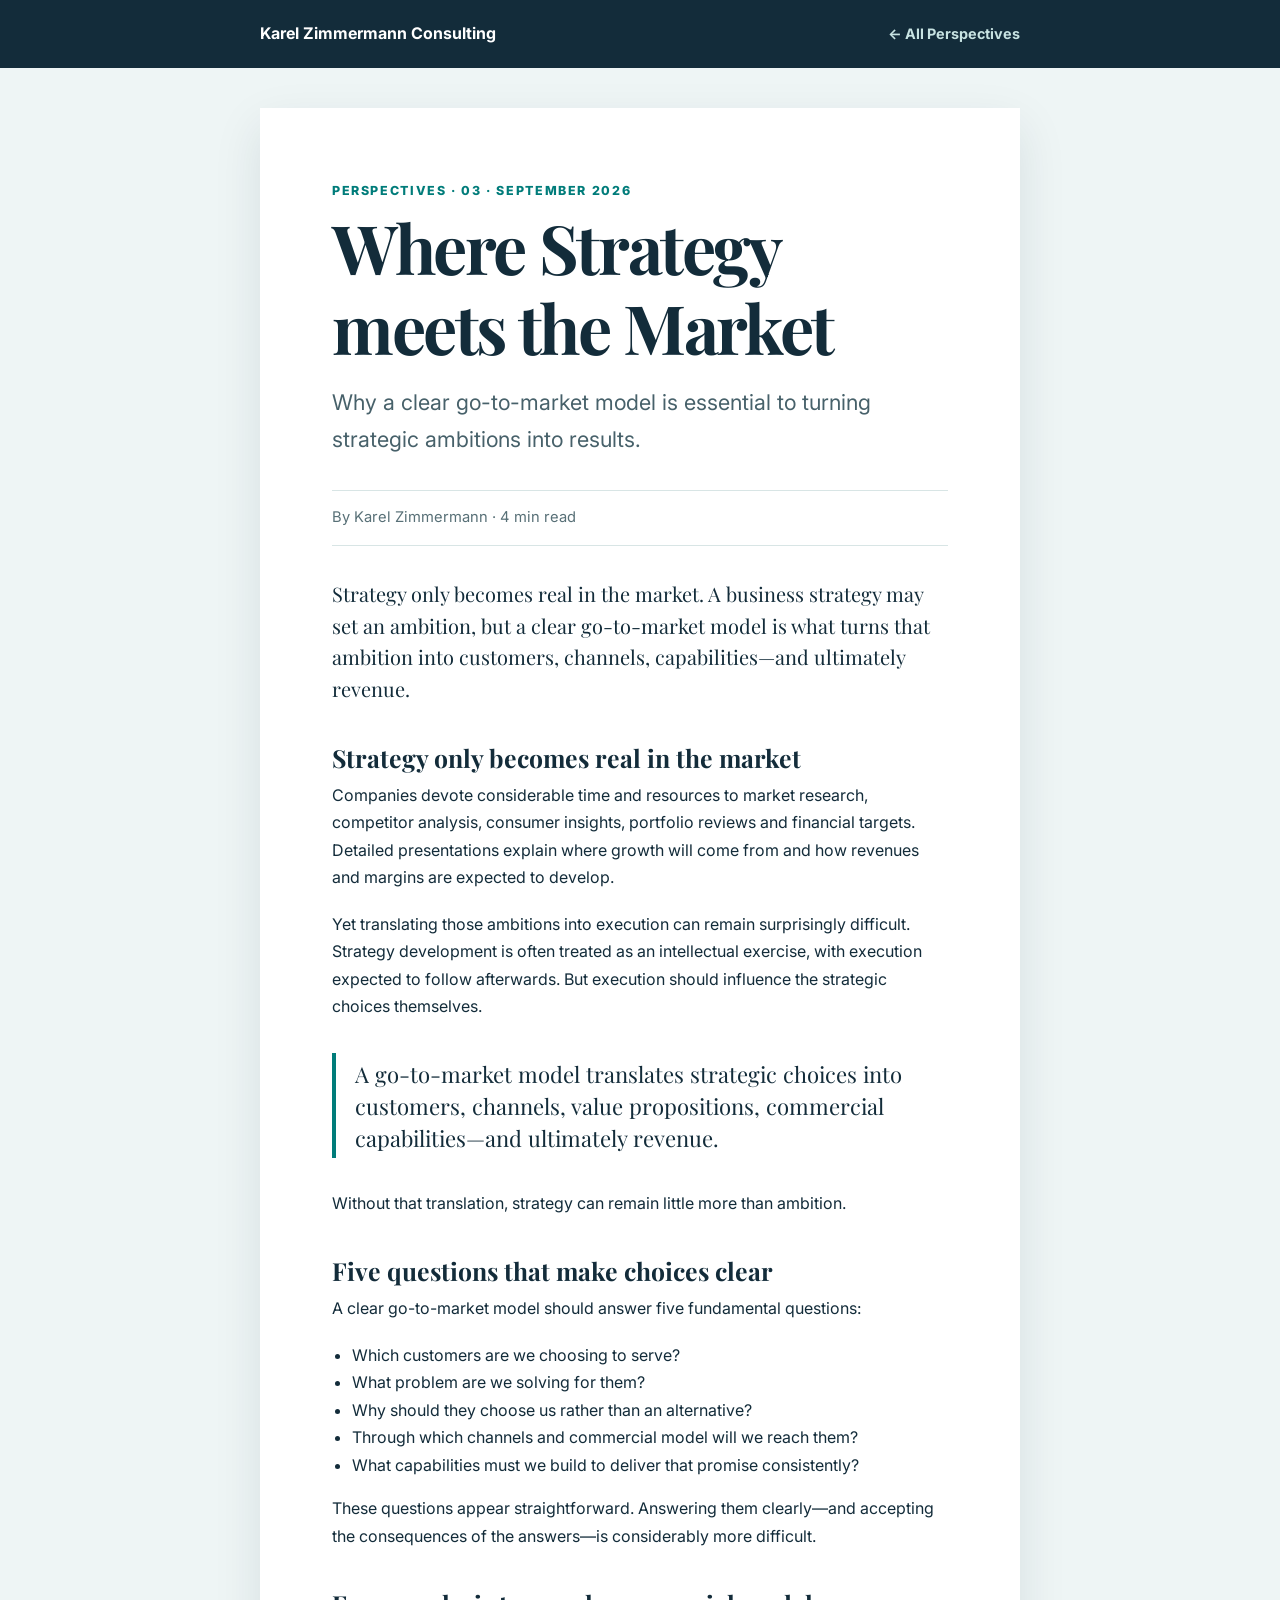
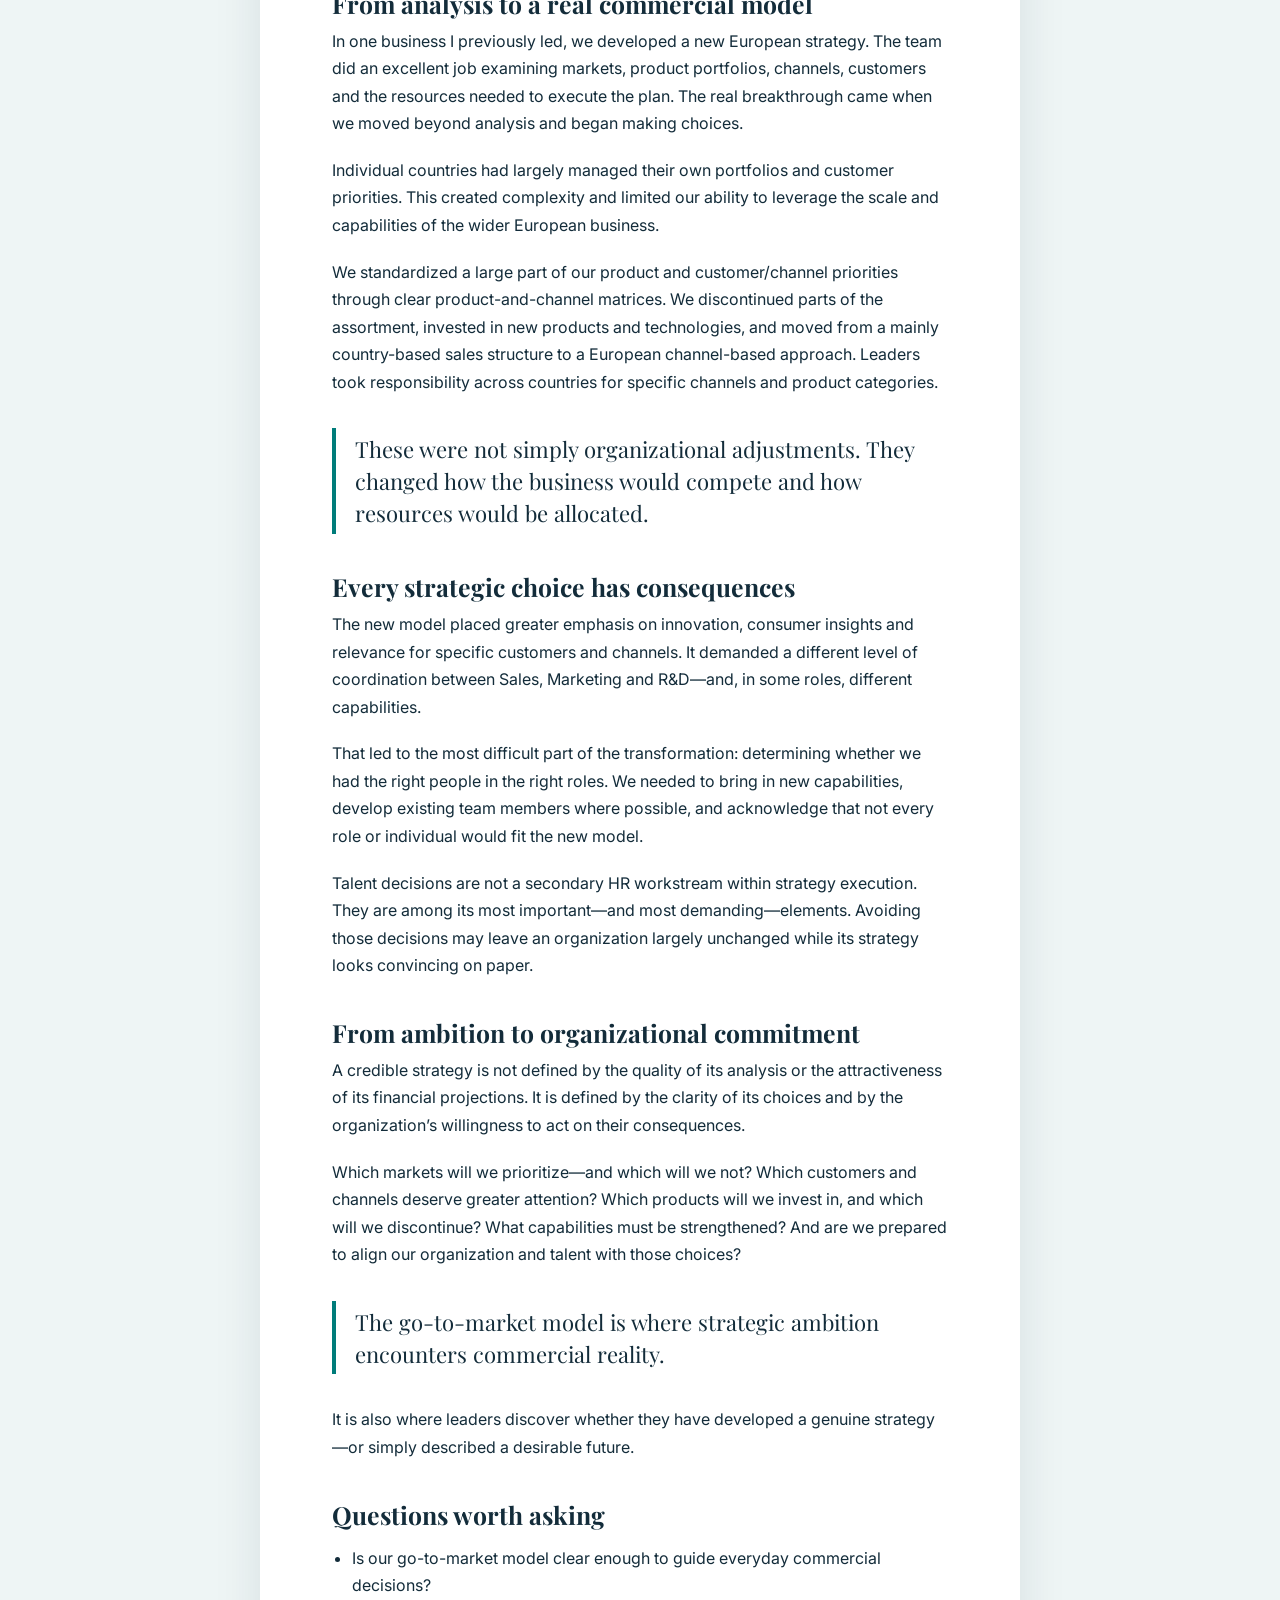
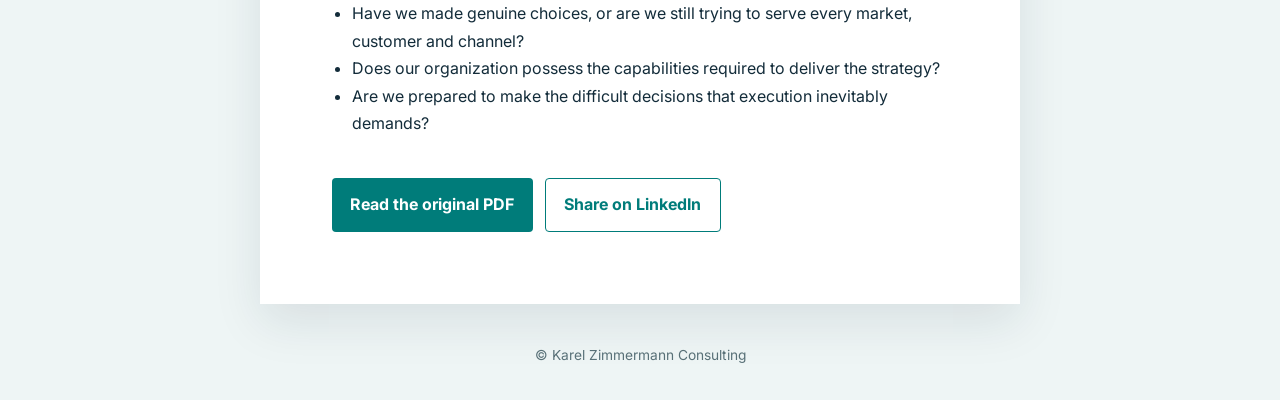
<file: perspectives/where-strategy-meets-the-market.html>
<!DOCTYPE html>
<html lang="en">
<head>
<meta charset="UTF-8">
<meta name="viewport" content="width=device-width, initial-scale=1.0">
<meta name="description" content="Karel Zimmermann Consulting: why a clear go-to-market model turns strategic ambition into results.">
<title>Where Strategy meets the Market | Karel Zimmermann Consulting</title>
<link rel="canonical" href="https://www.karelzimmermannconsulting.com/perspectives/where-strategy-meets-the-market.html">
<meta property="og:title" content="Where Strategy meets the Market">
<meta property="og:description" content="Why a clear go-to-market model is essential to turning strategic ambitions into results. A perspective by Karel Zimmermann.">
<meta property="og:url" content="https://www.karelzimmermannconsulting.com/perspectives/where-strategy-meets-the-market.html">
<meta property="og:type" content="article">
<meta property="article:published_time" content="2026-09-23">
<meta name="twitter:card" content="summary_large_image">
<link rel="preconnect" href="https://fonts.googleapis.com">
<link rel="preconnect" href="https://fonts.gstatic.com" crossorigin>
<link href="https://fonts.googleapis.com/css2?family=Inter:wght@400;500;600;700;800&family=Playfair+Display:ital,wght@0,600;0,700;1,600&display=swap" rel="stylesheet">
<link rel="icon" type="image/png" href="../favicon.png">
<style>
:root{--ink:#132c3a;--teal:#007c7a;--mist:#eef5f5;--line:#d8e5e5;--paper:#fff}*{box-sizing:border-box}body{margin:0;background:var(--mist);color:var(--ink);font-family:Inter,Arial,sans-serif;line-height:1.72}.topbar{background:var(--ink);color:white}.topbar-inner,.article{width:min(100% - 40px,760px);margin:0 auto}.topbar-inner{min-height:68px;display:flex;align-items:center;justify-content:space-between;gap:24px}.brand,.back{color:white;text-decoration:none;font-weight:700}.back{color:#c7e3e2;font-size:.9rem}.article{background:var(--paper);margin-top:40px;margin-bottom:40px;padding:clamp(28px,7vw,72px);box-shadow:0 18px 45px rgba(19,44,58,.1)}.eyebrow{color:var(--teal);font-size:.78rem;font-weight:800;letter-spacing:.13em;text-transform:uppercase}h1,h2{font-family:'Playfair Display',Georgia,serif;line-height:1.18}h1{font-size:clamp(2.25rem,6vw,4.25rem);margin:.35rem 0 1rem;letter-spacing:-.035em}h2{font-size:1.55rem;margin:2.4rem 0 .6rem}.dek{font-size:clamp(1.05rem,2.5vw,1.35rem);color:#47616a}.byline{border-top:1px solid var(--line);border-bottom:1px solid var(--line);margin:2rem 0;padding:.9rem 0;color:#587077;font-size:.92rem}.intro{font-family:'Playfair Display',Georgia,serif;font-size:1.25rem;line-height:1.58}p{margin:0 0 1.2rem}.quote{margin:2rem 0;border-left:4px solid var(--teal);padding:.3rem 0 .3rem 1.2rem;font-family:'Playfair Display',Georgia,serif;font-size:1.38rem;line-height:1.45}ul{padding-left:1.25rem}.actions{display:flex;flex-wrap:wrap;gap:12px;margin:2.5rem 0 0}.button{display:inline-flex;align-items:center;justify-content:center;padding:.78rem 1.15rem;border-radius:4px;background:var(--teal);color:white;text-decoration:none;font-weight:700}.button--quiet{background:white;border:1px solid var(--teal);color:var(--teal)}.footer{text-align:center;color:#587077;font-size:.86rem;padding:0 20px 32px}@media(max-width:520px){.topbar-inner{min-height:60px}.brand{font-size:.82rem}.back{font-size:.75rem}.article{margin-top:0}.actions{display:grid}}
</style>
</head>
<body>
<header class="topbar"><div class="topbar-inner"><a class="brand" href="../index.html">Karel Zimmermann Consulting</a><a class="back" href="../index.html#perspectives">← All Perspectives</a></div></header>
<main class="article">
<div class="eyebrow">Perspectives · 03 · September 2026</div>
<h1>Where Strategy meets the Market</h1>
<p class="dek">Why a clear go-to-market model is essential to turning strategic ambitions into results.</p>
<div class="byline">By Karel Zimmermann · 4 min read</div>
<p class="intro">Strategy only becomes real in the market. A business strategy may set an ambition, but a clear go-to-market model is what turns that ambition into customers, channels, capabilities—and ultimately revenue.</p>
<h2>Strategy only becomes real in the market</h2>
<p>Companies devote considerable time and resources to market research, competitor analysis, consumer insights, portfolio reviews and financial targets. Detailed presentations explain where growth will come from and how revenues and margins are expected to develop.</p>
<p>Yet translating those ambitions into execution can remain surprisingly difficult. Strategy development is often treated as an intellectual exercise, with execution expected to follow afterwards. But execution should influence the strategic choices themselves.</p>
<div class="quote">A go-to-market model translates strategic choices into customers, channels, value propositions, commercial capabilities—and ultimately revenue.</div>
<p>Without that translation, strategy can remain little more than ambition.</p>
<h2>Five questions that make choices clear</h2>
<p>A clear go-to-market model should answer five fundamental questions:</p>
<ul><li>Which customers are we choosing to serve?</li><li>What problem are we solving for them?</li><li>Why should they choose us rather than an alternative?</li><li>Through which channels and commercial model will we reach them?</li><li>What capabilities must we build to deliver that promise consistently?</li></ul>
<p>These questions appear straightforward. Answering them clearly—and accepting the consequences of the answers—is considerably more difficult.</p>
<h2>From analysis to a real commercial model</h2>
<p>In one business I previously led, we developed a new European strategy. The team did an excellent job examining markets, product portfolios, channels, customers and the resources needed to execute the plan. The real breakthrough came when we moved beyond analysis and began making choices.</p>
<p>Individual countries had largely managed their own portfolios and customer priorities. This created complexity and limited our ability to leverage the scale and capabilities of the wider European business.</p>
<p>We standardized a large part of our product and customer/channel priorities through clear product-and-channel matrices. We discontinued parts of the assortment, invested in new products and technologies, and moved from a mainly country-based sales structure to a European channel-based approach. Leaders took responsibility across countries for specific channels and product categories.</p>
<div class="quote">These were not simply organizational adjustments. They changed how the business would compete and how resources would be allocated.</div>
<h2>Every strategic choice has consequences</h2>
<p>The new model placed greater emphasis on innovation, consumer insights and relevance for specific customers and channels. It demanded a different level of coordination between Sales, Marketing and R&amp;D—and, in some roles, different capabilities.</p>
<p>That led to the most difficult part of the transformation: determining whether we had the right people in the right roles. We needed to bring in new capabilities, develop existing team members where possible, and acknowledge that not every role or individual would fit the new model.</p>
<p>Talent decisions are not a secondary HR workstream within strategy execution. They are among its most important—and most demanding—elements. Avoiding those decisions may leave an organization largely unchanged while its strategy looks convincing on paper.</p>
<h2>From ambition to organizational commitment</h2>
<p>A credible strategy is not defined by the quality of its analysis or the attractiveness of its financial projections. It is defined by the clarity of its choices and by the organization’s willingness to act on their consequences.</p>
<p>Which markets will we prioritize—and which will we not? Which customers and channels deserve greater attention? Which products will we invest in, and which will we discontinue? What capabilities must be strengthened? And are we prepared to align our organization and talent with those choices?</p>
<div class="quote">The go-to-market model is where strategic ambition encounters commercial reality.</div>
<p>It is also where leaders discover whether they have developed a genuine strategy—or simply described a desirable future.</p>
<h2>Questions worth asking</h2>
<ul><li>Is our go-to-market model clear enough to guide everyday commercial decisions?</li><li>Have we made genuine choices, or are we still trying to serve every market, customer and channel?</li><li>Does our organization possess the capabilities required to deliver the strategy?</li><li>Are we prepared to make the difficult decisions that execution inevitably demands?</li></ul>
<div class="actions"><a class="button" href="2026-09-where-strategy-meets-the-market.pdf" target="_blank" rel="noopener noreferrer">Read the original PDF</a><a class="button button--quiet" href="https://www.linkedin.com/sharing/share-offsite/?url=https%3A%2F%2Fwww.karelzimmermannconsulting.com%2Fperspectives%2Fwhere-strategy-meets-the-market.html" target="_blank" rel="noopener noreferrer">Share on LinkedIn</a></div>
</main>
<footer class="footer">© Karel Zimmermann Consulting</footer>
</body>
</html>
</file>
<file: styles.css>
/* ========================================
   Karel Zimmermann Consulting
   Brand Colors & Design System
   ======================================== */

:root {
    /* Brand Colors - from logo */
    --navy-dark: #1B3A5C;
    --navy: #1E4A6D;
    --teal: #2D8A9E;
    --teal-light: #48B5C4;
    --gradient-primary: linear-gradient(135deg, var(--navy-dark) 0%, var(--teal) 100%);
    --gradient-text: linear-gradient(135deg, var(--teal) 0%, var(--teal-light) 100%);

    /* Neutrals */
    --white: #FFFFFF;
    --gray-50: #F8FAFB;
    --gray-100: #F1F5F7;
    --gray-200: #E2E8ED;
    --gray-300: #CAD4DC;
    --gray-500: #6B7C8A;
    --gray-700: #374955;
    --gray-900: #1A2530;

    /* Typography */
    --font-family: 'Inter', -apple-system, BlinkMacSystemFont, 'Segoe UI', sans-serif;

    /* Spacing */
    --section-padding: 120px;
    --container-max: 1200px;

    /* Transitions */
    --transition-fast: 0.2s ease;
    --transition-base: 0.3s ease;
    --transition-slow: 0.5s ease;

    /* Shadows */
    --shadow-sm: 0 2px 8px rgba(27, 58, 92, 0.06);
    --shadow-md: 0 8px 24px rgba(27, 58, 92, 0.08);
    --shadow-lg: 0 16px 48px rgba(27, 58, 92, 0.12);
}

/* ========================================
   Reset & Base Styles
   ======================================== */

*,
*::before,
*::after {
    margin: 0;
    padding: 0;
    box-sizing: border-box;
}

html {
    scroll-behavior: smooth;
}

body {
    font-family: var(--font-family);
    font-size: 16px;
    line-height: 1.7;
    color: var(--gray-700);
    background-color: var(--white);
    -webkit-font-smoothing: antialiased;
    -moz-osx-font-smoothing: grayscale;
}

h1,
h2,
h3,
h4,
h5,
h6 {
    color: var(--navy-dark);
    font-weight: 600;
    line-height: 1.3;
}

h1 {
    font-size: clamp(2rem, 4vw, 3rem);
    font-weight: 700;
}

h2 {
    font-size: clamp(2rem, 4vw, 2.75rem);
}

h3 {
    font-size: 1.25rem;
}

p {
    margin-bottom: 1rem;
}

a {
    color: var(--teal);
    text-decoration: none;
    transition: color var(--transition-fast);
}

a:hover {
    color: var(--navy-dark);
}

img {
    max-width: 100%;
    height: auto;
    display: block;
}

.container {
    max-width: var(--container-max);
    margin: 0 auto;
    padding: 0 24px;
}

/* ========================================
   Navigation
   ======================================== */

.navbar {
    position: fixed;
    top: 0;
    left: 0;
    right: 0;
    z-index: 1000;
    padding: 20px 0;
    transition: all var(--transition-base);
}

.navbar.scrolled {
    background: rgba(255, 255, 255, 0.98);
    backdrop-filter: blur(10px);
    box-shadow: var(--shadow-sm);
    padding: 12px 0;
}

.nav-container {
    max-width: var(--container-max);
    margin: 0 auto;
    padding: 0 24px;
    display: flex;
    justify-content: space-between;
    align-items: center;
}

.nav-logo {
    font-size: 1.5rem;
    font-weight: 700;
    background: var(--gradient-primary);
    -webkit-background-clip: text;
    -webkit-text-fill-color: transparent;
    background-clip: text;
    letter-spacing: -0.02em;
}

.nav-logo:hover {
    background: var(--gradient-text);
    -webkit-background-clip: text;
    -webkit-text-fill-color: transparent;
    background-clip: text;
}

.nav-menu {
    display: flex;
    list-style: none;
    gap: 40px;
    align-items: center;
}

.nav-menu a {
    color: var(--gray-700);
    font-weight: 500;
    font-size: 0.95rem;
    transition: color var(--transition-fast);
}

.nav-menu a:hover {
    color: var(--teal);
}

.nav-cta {
    background: var(--gradient-primary);
    color: var(--white) !important;
    padding: 12px 24px;
    border-radius: 8px;
    font-weight: 500;
}

.nav-cta:hover {
    opacity: 0.9;
    color: var(--white) !important;
}

.nav-toggle {
    display: none;
    flex-direction: column;
    gap: 5px;
    background: none;
    border: none;
    cursor: pointer;
    padding: 5px;
}

.nav-toggle span {
    width: 24px;
    height: 2px;
    background: var(--navy-dark);
    transition: var(--transition-fast);
}

/* ========================================
   Buttons
   ======================================== */

.btn {
    display: inline-flex;
    align-items: center;
    justify-content: center;
    padding: 16px 32px;
    font-size: 1rem;
    font-weight: 600;
    border-radius: 8px;
    cursor: pointer;
    transition: all var(--transition-base);
    border: none;
    text-decoration: none;
}

.btn-primary {
    background: var(--gradient-primary);
    color: var(--white);
    box-shadow: 0 4px 16px rgba(45, 138, 158, 0.3);
}

.btn-primary:hover {
    transform: translateY(-2px);
    box-shadow: 0 8px 24px rgba(45, 138, 158, 0.4);
    color: var(--white);
}

.btn-large {
    padding: 20px 48px;
    font-size: 1.1rem;
}

/* ========================================
   Hero Section
   ======================================== */

.hero {
    height: 100vh;
    display: flex;
    align-items: center;
    padding: 100px 24px 40px;
    background: linear-gradient(180deg, var(--gray-50) 0%, var(--white) 100%);
}

.hero-content {
    max-width: 1200px;
    margin: 0 auto;
    text-align: center;
    transform: translateY(28px);
}

.hero h1 {
    font-size: clamp(2rem, 3.8vw, 3.15rem);
    font-weight: 800;
    letter-spacing: -0.025em;
    color: var(--navy-dark);
    margin-bottom: 28px;
}

.hero-subtitle {
    font-size: 1.15rem;
    color: #5F7180;
    max-width: 760px;
    margin: 0 auto 32px;
    line-height: 1.7;
}

.hero-stats {
    display: flex;
    justify-content: center;
    align-items: center;
    gap: 32px;
    margin-bottom: 32px;
    flex-wrap: wrap;
}

.stat {
    display: flex;
    flex-direction: column;
    align-items: center;
    gap: 8px;
}

.stat-number {
    font-size: 2rem;
    font-weight: 700;
    color: var(--teal);
}

.stat-icon {
    width: 48px;
    height: 48px;
    display: flex;
    align-items: center;
    justify-content: center;
    background: var(--gradient-primary);
    color: var(--white);
    border-radius: 50%;
    font-size: 1.25rem;
}

.stat-label {
    font-size: 0.95rem;
    color: #5F7180;
    max-width: 200px;
    text-align: center;
}

.stat-divider {
    width: 1px;
    height: 48px;
    background: var(--gray-200);
}

/* ========================================
   Section Styles
   ======================================== */

.section-tag {
    display: inline-block;
    font-size: 1.5rem;
    font-weight: 700;
    color: var(--teal);
    text-transform: uppercase;
    letter-spacing: 0.1em;
    margin-bottom: 16px;
}

.section-header {
    text-align: center;
    max-width: 700px;
    margin: 0 auto 64px;
}

.section-header h2 {
    margin-bottom: 16px;
}

/* ========================================
   About Section
   ======================================== */

.about {
    padding: var(--section-padding) 0;
}

.about-grid {
    display: grid;
    grid-template-columns: 1fr 1.2fr;
    gap: 80px;
    align-items: center;
}

.about-image {
    position: relative;
}

.about-image img {
    border-radius: 16px;
    box-shadow: var(--shadow-lg);
}

.about-image::before {
    content: '';
    position: absolute;
    top: -20px;
    left: -20px;
    right: 20px;
    bottom: 20px;
    background: var(--gradient-primary);
    border-radius: 16px;
    z-index: -1;
    opacity: 0.1;
}

.about-content h2 {
    margin-bottom: 24px;
}

.about-content p {
    color: var(--gray-700);
    font-size: 1.1rem;
}

.about-points {
    display: flex;
    flex-direction: column;
    gap: 28px;
    margin-top: 8px;
}

.about-point h3 {
    margin-bottom: 8px;
}

.about-point p {
    margin-bottom: 0;
}

/* ========================================
   Experience Section
   ======================================== */

.experience {
    padding: 80px 0 60px;
    background: var(--gray-50);
}

.experience .section-header {
    margin-bottom: 32px;
}

.experience-title {
    font-size: clamp(1.4rem, 3vw, 1.75rem);
}

.section-subtitle {
    color: var(--gray-500);
    font-size: 0.95rem;
    margin-top: 4px;
}

/* Career Timeline */
.career-timeline {
    max-width: 1000px;
    margin: 0 auto 24px;
    display: grid;
    grid-template-columns: repeat(2, 1fr);
    gap: 16px;
}

.career-item {
    display: flex;
    gap: 24px;
    background: var(--white);
    border-radius: 12px;
    padding: 20px 24px;
    box-shadow: var(--shadow-sm);
    transition: all var(--transition-base);
    border: 1px solid var(--gray-100);
}

.career-item:hover {
    box-shadow: var(--shadow-md);
}

.career-logo {
    flex-shrink: 0;
    width: 80px;
    height: 60px;
    display: flex;
    align-items: center;
    justify-content: center;
    background: var(--white);
    border-radius: 8px;
    padding: 8px;
}

.career-logo img {
    max-width: 100%;
    max-height: 100%;
    object-fit: contain;
}

.career-logo-multi {
    flex-direction: column;
    justify-content: center;
    gap: 16px;
    width: 80px;
    height: 80px;
    padding: 6px 8px;
}

.career-logo-multi img {
    max-width: 100%;
    max-height: 22px;
    object-fit: contain;
}

.company-badge {
    display: inline-block;
    padding: 4px 12px;
    background: var(--gray-100);
    border-radius: 4px;
    font-size: 0.8rem;
    font-weight: 700;
    color: var(--navy-dark);
    letter-spacing: 0.02em;
}

.career-content {
    flex: 1;
}

.career-header {
    display: flex;
    justify-content: space-between;
    align-items: center;
    margin-bottom: 6px;
}

.career-company {
    font-size: 1.25rem;
    font-weight: 700;
    color: var(--navy-dark);
    margin: 0;
}

.career-duration {
    display: inline-flex;
    align-items: center;
    padding: 4px 12px;
    background: var(--gradient-primary);
    color: var(--white);
    font-size: 0.8rem;
    font-weight: 600;
    border-radius: 100px;
}

.career-role {
    display: flex;
    flex-wrap: wrap;
    align-items: baseline;
    gap: 8px;
    margin-bottom: 2px;
}

.career-role strong {
    color: var(--gray-700);
    font-weight: 600;
    font-size: 0.95rem;
}

.career-period {
    font-size: 0.85rem;
    color: var(--gray-500);
}

.career-location {
    font-size: 0.85rem;
    color: var(--teal);
    margin: 0 0 6px 0;
    font-weight: 500;
}

.career-highlights {
    list-style: none;
    padding: 0;
    margin: 6px 0 0 0;
    display: flex;
    flex-direction: column;
    gap: 2px;
}

.career-highlights li {
    position: relative;
    padding-left: 16px;
    font-size: 0.85rem;
    color: var(--gray-500);
    line-height: 1.4;
}

.career-highlights li::before {
    content: '';
    position: absolute;
    left: 0;
    top: 6px;
    width: 6px;
    height: 6px;
    background: var(--teal-light);
    border-radius: 50%;
}

/* Education Inline (in grid) */
.career-item-education {
    padding: 16px 20px;
}

.career-item-education .career-header {
    margin-bottom: 12px;
}

.education-inline {
    display: flex;
    flex-direction: column;
    gap: 10px;
}

.education-two-col {
    display: grid;
    grid-template-columns: 1fr 1fr;
    gap: 12px 24px;
}

.education-item {
    display: flex;
    align-items: center;
    gap: 12px;
}

.education-item img {
    width: 40px;
    height: 32px;
    object-fit: contain;
    flex-shrink: 0;
}

.education-item div {
    display: flex;
    flex-direction: column;
    gap: 1px;
}

.education-item strong {
    font-size: 0.85rem;
    color: var(--navy-dark);
    font-weight: 600;
}

.education-item span {
    font-size: 0.75rem;
    color: var(--gray-500);
}

/* ========================================
   Services Section
   ======================================== */

.services {
    padding: var(--section-padding) 0;
    background: var(--gray-50);
}

.services-grid {
    display: grid;
    grid-template-columns: repeat(3, 1fr);
    gap: 32px;
}

.service-card {
    background: var(--white);
    padding: 40px 32px;
    border-radius: 16px;
    box-shadow: var(--shadow-sm);
    transition: all var(--transition-base);
}

.service-card:hover {
    transform: translateY(-8px);
    box-shadow: var(--shadow-lg);
}

.service-icon {
    width: 56px;
    height: 56px;
    display: flex;
    align-items: center;
    justify-content: center;
    background: var(--gradient-primary);
    border-radius: 12px;
    margin-bottom: 24px;
}

.service-icon svg {
    width: 28px;
    height: 28px;
    color: var(--white);
}

.service-card h3 {
    margin-bottom: 12px;
    color: var(--navy-dark);
}

.service-card p {
    color: var(--gray-500);
    margin-bottom: 0;
    font-size: 0.95rem;
}

.services-note {
    text-align: center;
    margin-top: 48px;
    font-size: 1.35rem;
    color: var(--gray-700);
    font-style: italic;
}

/* ========================================
   Approach Section
   ======================================== */

.approach {
    padding: var(--section-padding) 0;
}

.approach-grid {
    display: grid;
    grid-template-columns: repeat(3, 1fr);
    gap: 48px;
}

.approach-card {
    text-align: center;
    padding: 40px 32px;
}

.approach-number {
    font-size: 4rem;
    font-weight: 700;
    background: var(--gradient-text);
    -webkit-background-clip: text;
    -webkit-text-fill-color: transparent;
    background-clip: text;
    opacity: 0.3;
    margin-bottom: 16px;
    line-height: 1;
}

.approach-card h3 {
    font-size: 1.5rem;
    margin-bottom: 16px;
    color: var(--navy-dark);
}

.approach-card p {
    color: var(--gray-500);
    font-size: 1rem;
    line-height: 1.7;
    margin-bottom: 0;
}

/* ========================================
   Perspectives Section
   ======================================== */

.perspectives {
    padding: 88px 0;
    background: var(--gray-50);
}

.perspectives .section-header {
    max-width: 780px;
    margin: 0 auto 42px;
}

.perspectives-showcase {
    display: grid;
    grid-template-columns: minmax(0, 1.65fr) minmax(320px, 0.85fr);
    gap: 24px;
    align-items: stretch;
}

.perspective-feature-slot {
    min-width: 0;
}

.perspective-feature {
    min-height: 410px;
    height: 100%;
    padding: clamp(32px, 3.5vw, 44px);
    border-radius: 24px;
    display: flex;
    flex-direction: column;
    align-items: flex-start;
    overflow: hidden;
    color: var(--white);
    background:
        radial-gradient(circle at 88% 12%, rgba(72, 181, 196, 0.32), transparent 32%),
        linear-gradient(145deg, #183650 0%, var(--navy-dark) 48%, #245f72 100%);
    box-shadow: var(--shadow-lg);
    transition: transform var(--transition-base), box-shadow var(--transition-base);
}

.perspective-feature:hover {
    transform: translateY(-4px);
    box-shadow: 0 22px 56px rgba(27, 58, 92, 0.2);
}

.perspective-feature-label,
.perspective-feature-date,
.perspective-recent-date {
    display: inline-block;
    font-size: 0.75rem;
    font-weight: 700;
    letter-spacing: 0.1em;
    text-transform: uppercase;
}

.perspective-feature-label {
    padding: 7px 11px;
    border: 1px solid rgba(255, 255, 255, 0.28);
    border-radius: 999px;
    color: var(--white);
}

.perspective-feature-date {
    margin-top: 16px;
    color: #b8e3e8;
}

.perspective-feature h3 {
    max-width: 680px;
    margin-top: auto;
    padding-top: 44px;
    color: var(--white);
    font-size: clamp(2rem, 4vw, 2.75rem);
    line-height: 1.3;
    letter-spacing: normal;
}

.perspective-feature p {
    max-width: 660px;
    margin: 14px 0 22px;
    color: rgba(255, 255, 255, 0.78);
    font-size: 1rem;
    line-height: 1.62;
}

.perspective-feature-link {
    display: inline-flex;
    align-items: center;
    min-height: 44px;
    padding: 10px 16px;
    border-radius: 8px;
    background: var(--white);
    color: var(--navy-dark);
    font-weight: 700;
}

.perspective-feature-link:hover {
    color: var(--teal);
}

.perspective-feature--placeholder {
    justify-content: flex-start;
}

.perspective-feature--placeholder h3 {
    margin-top: auto;
}

.perspectives-recent {
    padding: 26px 26px 14px;
    border: 1px solid var(--gray-200);
    border-radius: 24px;
    background: var(--white);
    box-shadow: var(--shadow-sm);
}

.perspectives-recent-header {
    display: flex;
    align-items: center;
    justify-content: space-between;
    gap: 20px;
    padding-bottom: 14px;
    border-bottom: 1px solid var(--gray-200);
}

.perspectives-recent-header h3 {
    font-size: 0.8rem;
    font-weight: 700;
    letter-spacing: 0.1em;
    text-transform: uppercase;
}

.perspectives-archive-link {
    font-size: 0.88rem;
    font-weight: 700;
    white-space: nowrap;
}

.perspective-recent-item {
    padding: 18px 0;
    border-bottom: 1px solid var(--gray-200);
    transition: transform var(--transition-fast);
}

.perspective-recent-item:last-child {
    border-bottom: 0;
}

.perspective-recent-item:hover {
    transform: translateX(4px);
}

.perspective-recent-date {
    color: var(--teal);
}

.perspective-recent-item h3 {
    margin: 5px 0 6px;
    font-size: 1.08rem;
    line-height: 1.35;
}

.perspective-recent-link {
    font-size: 0.86rem;
    font-weight: 700;
}

.perspectives-mobile-archive {
    display: none;
}

.perspective-card {
    background: var(--white);
    padding: 32px;
    border-radius: 16px;
    box-shadow: var(--shadow-sm);
    transition: all var(--transition-base);
}

.perspective-card:hover {
    transform: translateY(-8px);
    box-shadow: var(--shadow-lg);
}

.perspective-date {
    display: inline-block;
    font-size: 0.85rem;
    font-weight: 600;
    color: var(--teal);
    text-transform: uppercase;
    letter-spacing: 0.05em;
    margin-bottom: 12px;
}

.perspective-card h3 {
    margin-bottom: 12px;
}

.perspective-card p {
    color: var(--gray-500);
    font-size: 0.95rem;
    margin-bottom: 20px;
}

.perspective-link {
    font-weight: 600;
}

.perspective-card--placeholder {
    background: transparent;
    border: 2px dashed var(--gray-300);
    box-shadow: none;
}

.perspective-card--placeholder:hover {
    transform: none;
    box-shadow: none;
}

.perspective-card--placeholder .perspective-date {
    color: var(--gray-500);
}

.perspective-card--placeholder p {
    margin-bottom: 0;
}

/* ========================================
   Perspectives Archive
   ======================================== */

.perspectives-archive-page {
    background: var(--gray-50);
}

.archive-header {
    background: var(--white);
    border-bottom: 1px solid var(--gray-200);
}

.archive-nav {
    width: min(100% - 48px, var(--container-max));
    min-height: 68px;
    margin: 0 auto;
    display: flex;
    align-items: center;
    justify-content: space-between;
    gap: 24px;
}

.archive-logo {
    color: var(--navy-dark);
    font-size: 1.05rem;
    font-weight: 700;
    letter-spacing: -0.02em;
}

.archive-back {
    font-size: 0.9rem;
    font-weight: 700;
}

.archive-hero {
    padding: 64px 0 56px;
    background:
        radial-gradient(circle at 82% 20%, rgba(72, 181, 196, 0.24), transparent 28%),
        var(--navy-dark);
}

.archive-hero .section-tag {
    color: #b8e3e8;
}

.archive-hero h1 {
    margin: 8px 0 12px;
    color: var(--white);
    font-size: clamp(2.6rem, 6vw, 4.4rem);
    letter-spacing: -0.045em;
}

.archive-hero p {
    max-width: 660px;
    margin-bottom: 0;
    color: rgba(255, 255, 255, 0.72);
    font-size: 1.08rem;
}

.archive-content {
    padding: 56px 0 72px;
}

.archive-intro {
    display: flex;
    justify-content: space-between;
    align-items: end;
    gap: 32px;
    margin-bottom: 24px;
}

.archive-intro h2 {
    font-size: clamp(1.65rem, 3vw, 2.2rem);
}

.archive-intro p {
    max-width: 440px;
    margin-bottom: 0;
    color: var(--gray-500);
}

.perspective-archive-grid {
    display: grid;
    grid-template-columns: repeat(2, minmax(0, 1fr));
    gap: 20px;
}

.perspectives-archive-page .perspective-card {
    min-height: 240px;
    padding: 28px;
    display: flex;
    flex-direction: column;
    border: 1px solid var(--gray-200);
    box-shadow: none;
}

.perspectives-archive-page .perspective-card:hover {
    transform: translateY(-4px);
    border-color: rgba(45, 138, 158, 0.45);
    box-shadow: var(--shadow-md);
}

.perspectives-archive-page .perspective-card h3 {
    font-size: 1.35rem;
}

.perspectives-archive-page .perspective-card .perspective-link {
    margin-top: auto;
}

.archive-footer {
    padding: 28px 24px;
    background: var(--gray-900);
    color: var(--gray-500);
    text-align: center;
    font-size: 0.85rem;
}

/* ========================================
   Contact Section
   ======================================== */

.contact {
    padding: var(--section-padding) 0;
    background: var(--navy-dark);
    color: var(--white);
}

.contact-content {
    text-align: center;
    max-width: 700px;
    margin: 0 auto;
}

.contact .section-tag {
    color: var(--teal-light);
}

.contact h2 {
    color: var(--white);
    margin-bottom: 16px;
}

.contact>.container>.contact-content>p.contact-tagline {
    font-size: 1.35rem;
    color: var(--gray-200);
    line-height: 1.5;
    margin-bottom: 28px;
}

.contact>.container>.contact-content>p {
    color: var(--gray-300);
    font-size: 1.1rem;
    margin-bottom: 32px;
}

.contact-details {
    display: flex;
    flex-direction: column;
    gap: 16px;
    margin-top: 48px;
}

.contact-item {
    display: flex;
    align-items: center;
    justify-content: center;
    gap: 12px;
    color: var(--gray-300);
}

.contact-item a {
    color: var(--gray-300);
}

.contact-item a:hover {
    color: var(--teal-light);
}

.contact-icon {
    font-size: 1.25rem;
}

.linkedin-icon {
    display: flex;
    align-items: center;
}

.linkedin-icon svg {
    fill: var(--gray-300);
    transition: fill var(--transition-fast);
}

.contact-item:hover .linkedin-icon svg {
    fill: var(--teal-light);
}

/* ========================================
   Footer
   ======================================== */

.footer {
    padding: 48px 0;
    background: var(--gray-900);
    text-align: center;
}

.footer-content {
    display: flex;
    flex-direction: column;
    align-items: center;
    gap: 16px;
}

.footer-logo-wrapper {
    width: 100%;
    display: flex;
    justify-content: center;
}

.footer-logo {
    display: block;
    width: min(320px, 90vw);
    height: auto;
    object-fit: contain;
    object-position: center;
}

.footer p {
    color: var(--gray-500);
    margin-bottom: 0;
    font-size: 0.9rem;
}

.copyright {
    margin-top: 16px;
    padding-top: 16px;
    border-top: 1px solid var(--gray-700);
    width: 100%;
    max-width: 400px;
}

/* ========================================
   Animations
   ======================================== */

.reveal {
    opacity: 0;
    transform: translateY(30px);
    transition: all 0.8s cubic-bezier(0.16, 1, 0.3, 1);
}

.reveal.revealed {
    opacity: 1;
    transform: translateY(0);
}

/* Stagger animations for cards */
.service-card.reveal:nth-child(1) {
    transition-delay: 0s;
}

.service-card.reveal:nth-child(2) {
    transition-delay: 0.1s;
}

.service-card.reveal:nth-child(3) {
    transition-delay: 0.2s;
}

.service-card.reveal:nth-child(4) {
    transition-delay: 0.3s;
}

.service-card.reveal:nth-child(5) {
    transition-delay: 0.4s;
}

.service-card.reveal:nth-child(6) {
    transition-delay: 0.5s;
}

.career-item.reveal:nth-child(1) {
    transition-delay: 0s;
}

.career-item.reveal:nth-child(2) {
    transition-delay: 0.15s;
}

.career-item.reveal:nth-child(3) {
    transition-delay: 0.3s;
}

.education-card.reveal:nth-child(1) {
    transition-delay: 0.1s;
}

.education-card.reveal:nth-child(2) {
    transition-delay: 0.2s;
}

.approach-card.reveal:nth-child(1) {
    transition-delay: 0s;
}

.approach-card.reveal:nth-child(2) {
    transition-delay: 0.15s;
}

.approach-card.reveal:nth-child(3) {
    transition-delay: 0.3s;
}

.perspective-card.reveal:nth-child(1) {
    transition-delay: 0s;
}

.perspective-card.reveal:nth-child(2) {
    transition-delay: 0.15s;
}

.perspective-card.reveal:nth-child(3) {
    transition-delay: 0.3s;
}

.perspective-card.reveal:nth-child(4) {
    transition-delay: 0.45s;
}

.perspective-card.reveal:nth-child(5) {
    transition-delay: 0.6s;
}

.perspective-card.reveal:nth-child(6) {
    transition-delay: 0.75s;
}

.perspective-feature.reveal {
    transition-delay: 0s;
}

.perspective-recent-item.reveal:nth-child(1) {
    transition-delay: 0.1s;
}

.perspective-recent-item.reveal:nth-child(2) {
    transition-delay: 0.2s;
}

.perspective-recent-item.reveal:nth-child(3) {
    transition-delay: 0.3s;
}

/* ========================================
   Responsive Design
   ======================================== */

@media (max-width: 1024px) {
    :root {
        --section-padding: 80px;
    }

    .services-grid {
        grid-template-columns: repeat(2, 1fr);
    }

    .perspectives-showcase {
        grid-template-columns: 1fr;
    }

    .perspectives {
        padding: 72px 0;
    }

    .perspective-feature {
        min-height: 390px;
        padding: 36px;
    }

    .perspective-feature h3 {
        padding-top: 40px;
    }

    .perspectives-recent-list {
        display: grid;
        grid-template-columns: repeat(3, minmax(0, 1fr));
    }

    .perspective-recent-item {
        padding: 18px 18px;
        border-right: 1px solid var(--gray-200);
        border-bottom: 0;
    }

    .perspective-recent-item:first-child {
        padding-left: 0;
    }

    .perspective-recent-item:last-child {
        padding-right: 0;
        border-right: 0;
    }

    .about-grid {
        gap: 48px;
    }

    /* Navigation - prevent wrapping once the 5th nav item (Perspectives)
       is added; hamburger menu doesn't kick in until 768px, so the
       horizontal nav needs to be compact enough to fit 5 items + logo
       down to 769px viewport width. */
    .nav-logo {
        font-size: 1.05rem;
    }

    .nav-menu {
        gap: 16px;
    }

    .nav-menu a {
        font-size: 0.82rem;
    }

    .nav-cta {
        padding: 8px 14px;
    }
}

@media (max-width: 768px) {
    :root {
        --section-padding: 60px;
    }

    /* Base font adjustments for mobile */
    body {
        font-size: 15px;
    }

    h1 {
        font-size: clamp(1.5rem, 6vw, 2rem);
    }

    h2 {
        font-size: clamp(1.5rem, 5vw, 2rem);
    }

    .container {
        padding: 0 20px;
    }

    /* Navigation */
    .navbar {
        padding: 16px 0;
    }

    .navbar.scrolled {
        padding: 10px 0;
    }

    .nav-logo {
        font-size: 1.1rem;
    }

    .nav-menu {
        position: fixed;
        top: 0;
        right: -100%;
        width: 80%;
        max-width: 320px;
        height: 100vh;
        height: 100dvh;
        /* Dynamic viewport height for mobile browsers */
        background: var(--white);
        flex-direction: column;
        justify-content: center;
        padding: 48px;
        box-shadow: var(--shadow-lg);
        transition: right var(--transition-base);
    }

    .nav-menu.active {
        right: 0;
    }

    .nav-menu li {
        width: 100%;
        text-align: center;
    }

    .nav-menu a {
        font-size: 1.1rem;
        display: block;
        padding: 12px 0;
    }

    .nav-cta {
        margin-top: 16px;
        width: 100%;
        text-align: center;
    }

    .nav-toggle {
        display: flex;
        z-index: 1001;
    }

    .nav-toggle.active span:nth-child(1) {
        transform: rotate(45deg) translate(5px, 5px);
    }

    .nav-toggle.active span:nth-child(2) {
        opacity: 0;
    }

    .nav-toggle.active span:nth-child(3) {
        transform: rotate(-45deg) translate(5px, -5px);
    }

    /* Hero - optimized for mobile viewport */
    .hero {
        height: auto;
        min-height: 100vh;
        min-height: 100dvh;
        padding: 100px 20px 60px;
    }

    .hero-content {
        max-width: 100%;
        transform: none;
    }

    .hero h1 {
        margin-bottom: 16px;
    }

    .hero-subtitle {
        font-size: 1rem;
        margin: 0 auto 24px;
        line-height: 1.6;
    }

    .hero-stats {
        flex-direction: column;
        gap: 24px;
        margin-bottom: 24px;
    }

    .stat-number {
        font-size: 1.75rem;
    }

    .stat-icon {
        width: 40px;
        height: 40px;
        font-size: 1rem;
    }

    .stat-label {
        font-size: 0.9rem;
        max-width: 180px;
    }

    .stat-divider {
        width: 60px;
        height: 1px;
    }

    /* Buttons - touch friendly */
    .btn {
        padding: 14px 28px;
        font-size: 0.95rem;
        width: 100%;
        max-width: 280px;
    }

    .btn-large {
        padding: 16px 32px;
        font-size: 1rem;
    }

    /* About */
    .about-grid {
        grid-template-columns: 1fr;
        gap: 32px;
    }

    .about-image {
        max-width: 300px;
        margin: 0 auto;
    }

    .about-image::before {
        top: -12px;
        left: -12px;
        right: 12px;
        bottom: 12px;
    }

    .about-content h2 {
        margin-bottom: 16px;
    }

    .about-content p {
        font-size: 1rem;
    }

    /* Section headers */
    .section-header {
        margin: 0 auto 40px;
    }

    .section-tag {
        font-size: 1.25rem;
        margin-bottom: 12px;
    }

    /* Experience */
    .experience {
        padding: 48px 0 40px;
    }

    .experience .section-header {
        margin-bottom: 28px;
    }

    .career-timeline {
        grid-template-columns: 1fr;
        gap: 12px;
        margin-bottom: 24px;
    }

    .career-item {
        flex-direction: column;
        gap: 12px;
        padding: 16px;
    }

    .career-logo {
        width: 60px;
        height: 45px;
        margin: 0 auto;
    }

    .career-logo-multi {
        width: auto;
        flex-direction: row;
        gap: 8px;
        margin: 0 auto;
    }

    .career-header {
        flex-direction: column;
        align-items: flex-start;
        gap: 6px;
    }

    .career-company {
        font-size: 1.1rem;
    }

    .career-role {
        flex-direction: column;
        gap: 2px;
    }

    .career-role strong {
        font-size: 0.9rem;
    }

    .education-item img {
        width: 35px;
        height: 28px;
    }

    .education-two-col {
        grid-template-columns: 1fr;
    }

    /* Services */
    .services-grid {
        grid-template-columns: 1fr;
        gap: 20px;
    }

    .service-card {
        padding: 28px 24px;
    }

    .service-icon {
        width: 48px;
        height: 48px;
        margin-bottom: 16px;
    }

    .service-icon svg {
        width: 24px;
        height: 24px;
    }

    .service-card h3,
    .perspective-card h3 {
        font-size: 1.1rem;
        margin-bottom: 8px;
    }

    .service-card p,
    .perspective-card p {
        font-size: 0.9rem;
    }

    .services-note {
        font-size: 0.95rem;
        margin-top: 32px;
        padding: 0 16px;
    }

    /* Approach */
    .approach-grid {
        grid-template-columns: 1fr;
        gap: 16px;
    }

    .approach-card {
        padding: 32px 24px;
    }

    .approach-number {
        font-size: 3rem;
        margin-bottom: 8px;
    }

    .approach-card h3 {
        font-size: 1.25rem;
        margin-bottom: 12px;
    }

    .approach-card p {
        font-size: 0.95rem;
    }

    /* Perspectives */
    .perspectives {
        padding: 52px 0;
    }

    .perspective-feature {
        min-height: 0;
        padding: 28px 24px;
    }

    .perspective-feature h3 {
        padding-top: 36px;
        font-size: clamp(1.5rem, 5vw, 2rem);
    }

    .perspectives-recent {
        padding: 24px 22px 10px;
    }

    .perspectives-recent-header .perspectives-archive-link {
        display: none;
    }

    .perspectives-recent-list {
        display: block;
    }

    .perspective-recent-item,
    .perspective-recent-item:first-child,
    .perspective-recent-item:last-child {
        padding: 16px 0;
        border-right: 0;
        border-bottom: 1px solid var(--gray-200);
    }

    .perspective-recent-item:last-child {
        border-bottom: 0;
    }

    .perspectives-mobile-archive {
        display: block;
        margin-top: 24px;
        text-align: center;
    }

    .perspective-card {
        padding: 28px 24px;
    }

    .archive-nav {
        width: min(100% - 40px, var(--container-max));
    }

    .archive-hero {
        padding: 48px 0 42px;
    }

    .archive-content {
        padding: 44px 0 56px;
    }

    .archive-intro {
        align-items: flex-start;
        flex-direction: column;
        gap: 12px;
    }

    .perspective-archive-grid {
        grid-template-columns: 1fr;
        gap: 18px;
    }

    .perspectives-archive-page .perspective-card {
        min-height: 0;
        padding: 24px;
    }

    /* Contact */
    .contact {
        padding: var(--section-padding) 0;
    }

    .contact-content {
        padding: 0 8px;
    }

    .contact h2 {
        font-size: 1.5rem;
    }

    .contact>.container>.contact-content>p {
        font-size: 0.95rem;
        margin-bottom: 24px;
    }

    .contact>.container>.contact-content>p.contact-tagline {
        font-size: 1.1rem;
        margin-bottom: 20px;
    }

    .contact-details {
        margin-top: 32px;
        gap: 12px;
    }

    .contact-item {
        flex-direction: column;
        gap: 4px;
        font-size: 0.9rem;
    }

    .contact-icon {
        font-size: 1.1rem;
    }

    /* Footer */
    .footer {
        padding: 32px 0;
    }

    .footer p {
        font-size: 0.85rem;
    }

    .copyright {
        margin-top: 12px;
        padding-top: 12px;
    }
}

@media (max-width: 480px) {
    :root {
        --section-padding: 48px;
    }

    .perspectives {
        padding: 44px 0;
    }

    .hero {
        padding: 90px 16px 48px;
    }

    .hero h1 {
        font-size: 1.5rem;
    }

    .hero-subtitle {
        font-size: 1rem;
    }

    .btn {
        max-width: 100%;
    }

    .about-image {
        max-width: 260px;
    }

    .service-card,
    .approach-card,
    .perspective-card {
        padding: 24px 20px;
    }

    .perspective-feature {
        min-height: 0;
        padding: 24px 20px;
    }

    .perspective-feature h3 {
        padding-top: 32px;
    }

    .perspective-feature p {
        margin: 12px 0 18px;
        font-size: 0.92rem;
    }

    .perspectives-recent {
        padding: 20px 18px 8px;
    }

    .archive-logo {
        max-width: 190px;
        font-size: 0.9rem;
    }

    .archive-back {
        font-size: 0.8rem;
    }

    .contact-item {
        font-size: 0.85rem;
    }
}

/* Touch device optimizations */
@media (hover: none) and (pointer: coarse) {

    .service-card:hover,
    .perspective-feature:hover,
    .perspective-recent-item:hover,
    .perspective-card:hover,
    .btn-primary:hover {
        transform: none;
    }

    .nav-menu a,
    .contact-item a {
        padding: 16px 0;
    }
}

/* Safe area insets for notched devices */
@supports (padding: max(0px)) {
    .navbar {
        padding-left: max(20px, env(safe-area-inset-left));
        padding-right: max(20px, env(safe-area-inset-right));
    }

    .footer {
        padding-bottom: max(32px, env(safe-area-inset-bottom));
    }
}
</file>
